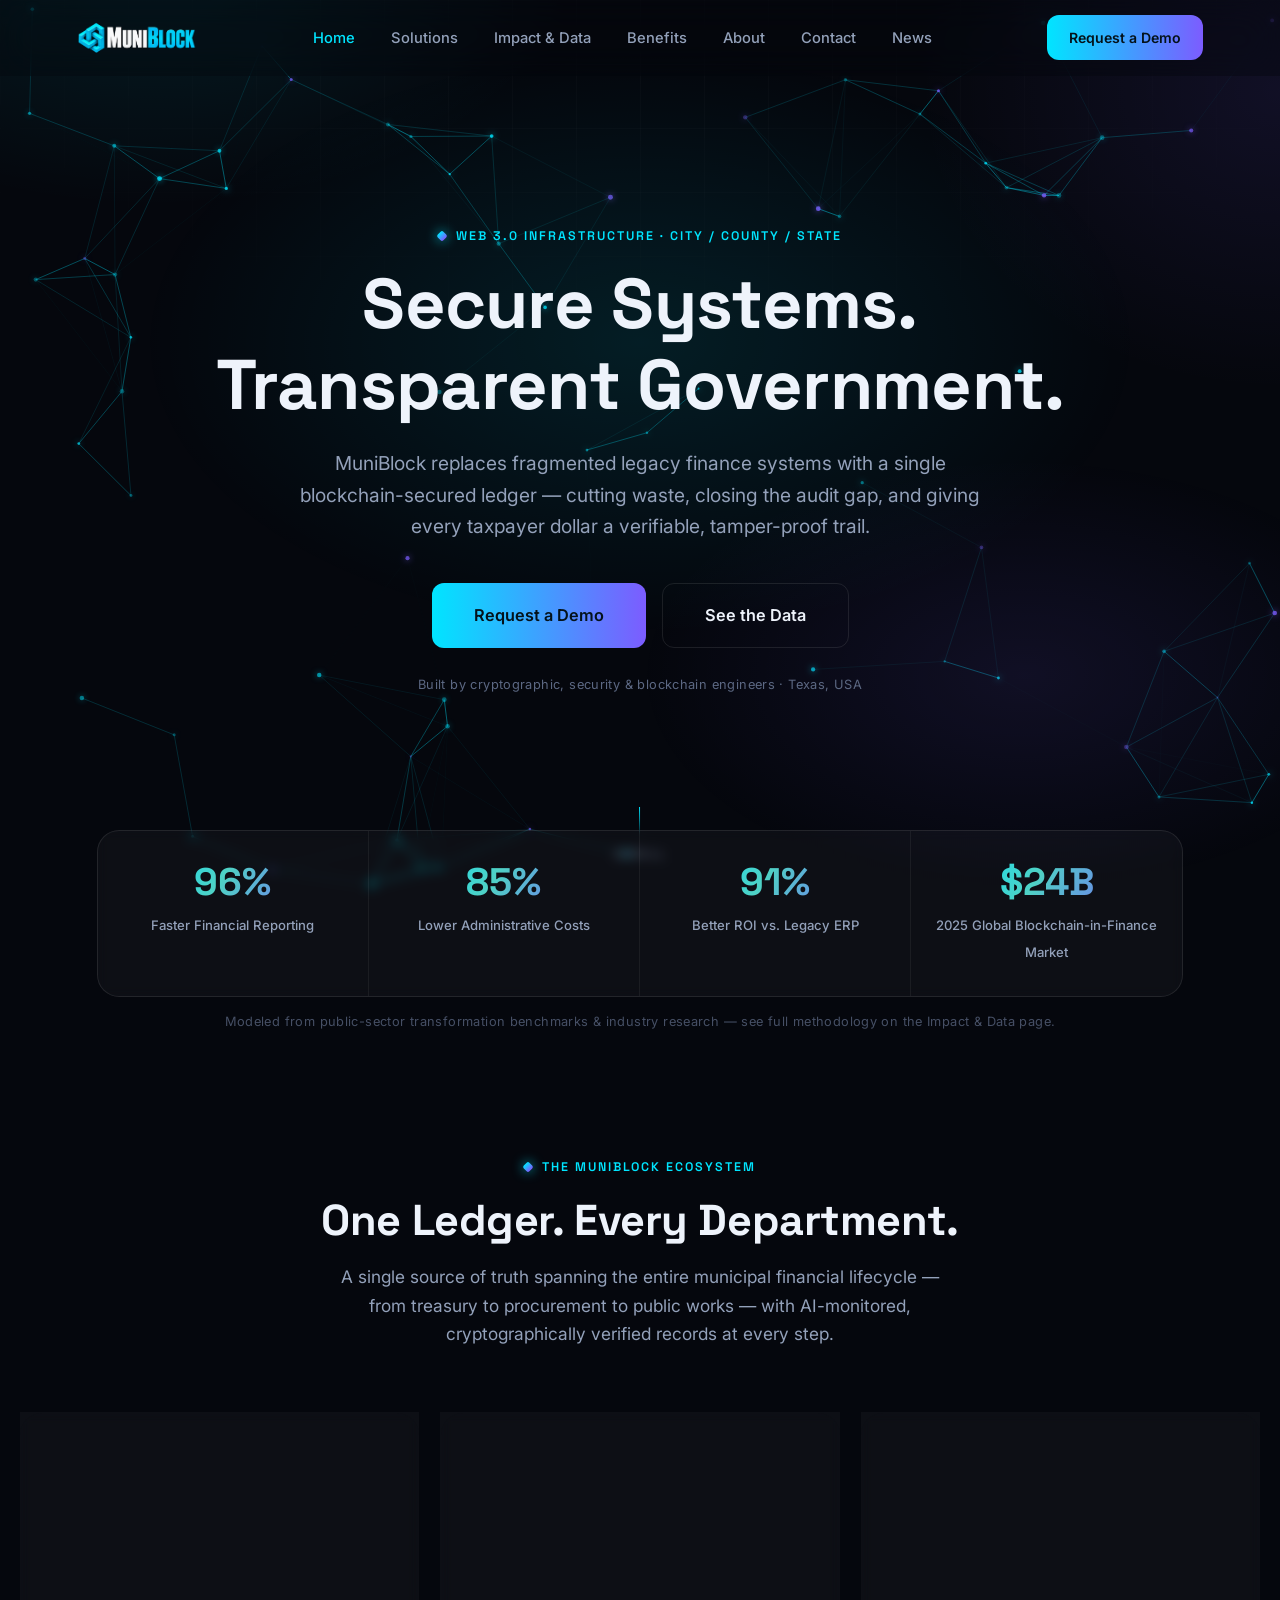
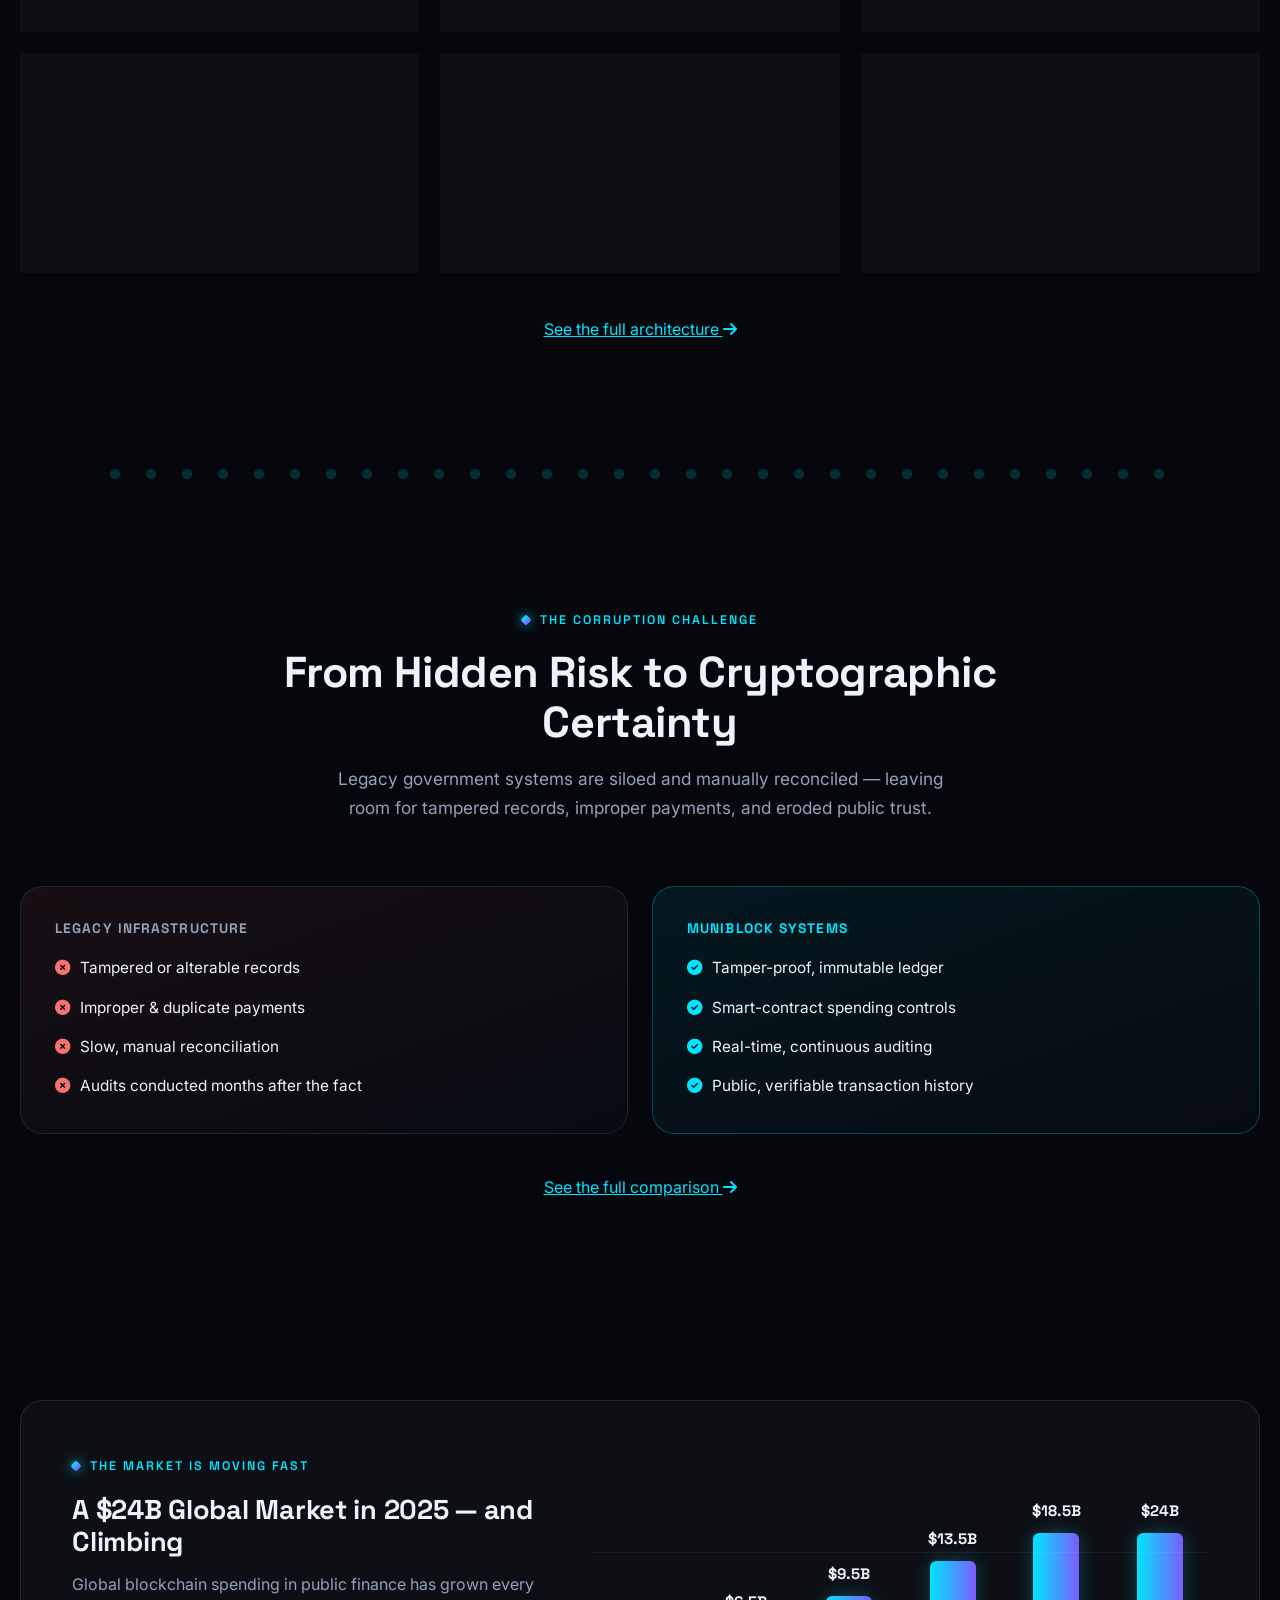
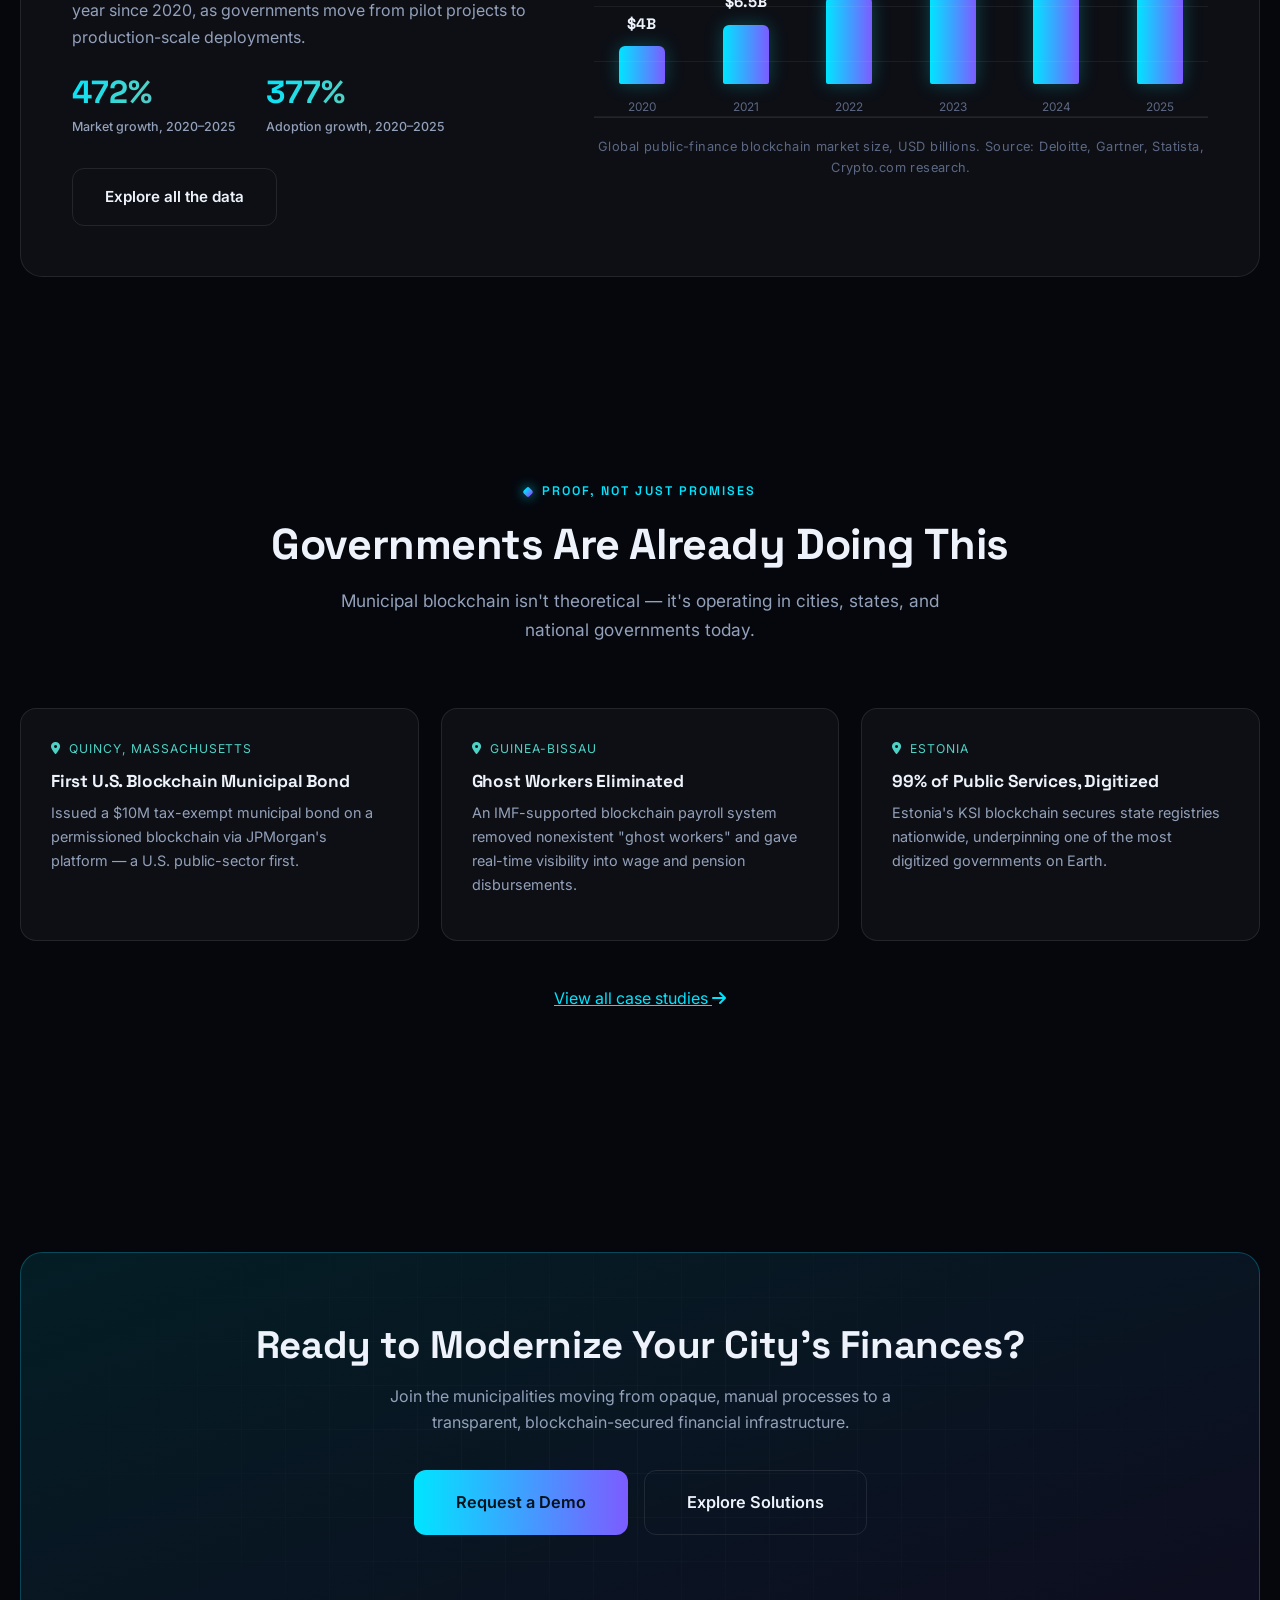
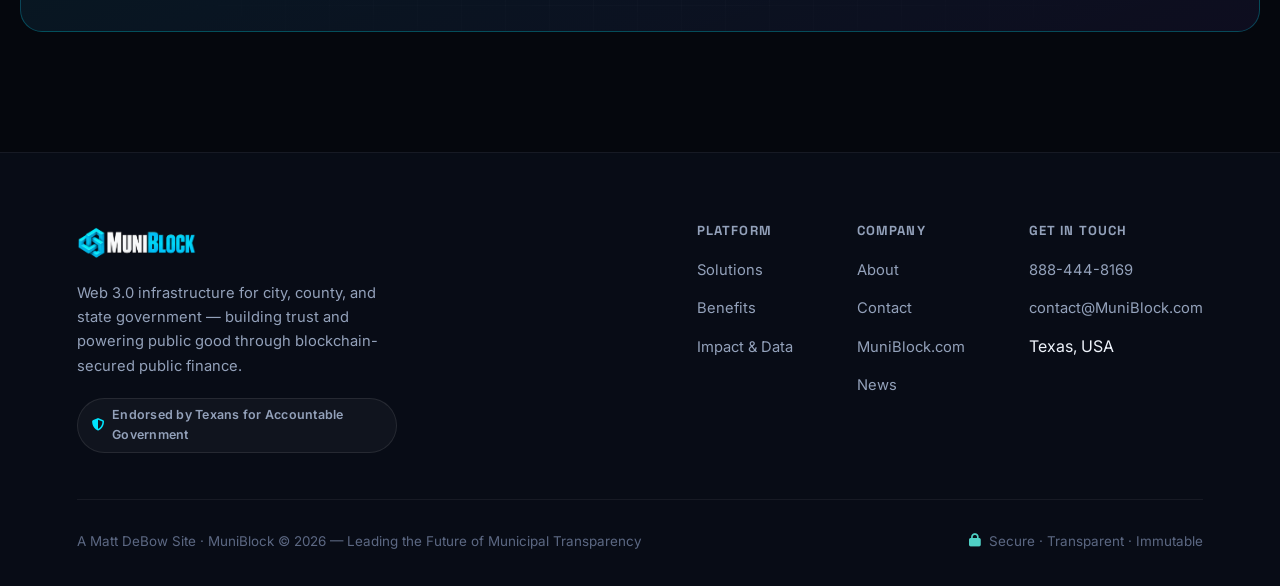
<file: index.html>
<!DOCTYPE html>
<html lang="en">
<head>
    <meta charset="UTF-8">
    <meta name="viewport" content="width=device-width, initial-scale=1.0">
    <title>MuniBlock | Web 3.0 Infrastructure for Municipal Finance</title>
    <meta name="description" content="MuniBlock brings blockchain-powered public finance to cities, counties, and states — cutting waste, restoring public trust, and giving every taxpayer dollar a verifiable audit trail.">

    <!-- Favicon -->
    <link rel="icon" href="images/favicon.svg" type="image/svg+xml">
    <link rel="apple-touch-icon" href="images/apple-touch-icon.png">

    <!-- Primary Meta Tags -->
    <meta name="title" content="MuniBlock" />

    <!-- Open Graph / Facebook -->
    <meta property="og:type" content="website" />
    <meta property="og:url" content="https://muniblock.com/" />
    <meta property="og:site_name" content="MuniBlock" />
    <meta property="og:title" content="MuniBlock" />
    <meta property="og:description" content="Web 3.0 Infrastructure for Municipal Finance" />
    <!-- No og:image: this is intentional — an og:image makes iMessage render a blown-up
         hero image instead of the compact icon card. Omitting it lets iMessage fall
         back to apple-touch-icon as the small corner logo. -->

    <!-- X (Twitter) -->
    <meta name="twitter:card" content="summary" />
    <meta property="twitter:url" content="https://muniblock.com/" />
    <meta property="twitter:title" content="MuniBlock" />
    <meta property="twitter:description" content="Web 3.0 Infrastructure for Municipal Finance" />

    <!-- Fonts & Styles -->
    <link rel="preconnect" href="https://fonts.googleapis.com">
    <link rel="preconnect" href="https://fonts.gstatic.com" crossorigin>
    <link href="https://fonts.googleapis.com/css2?family=Space+Grotesk:wght@500;600;700&family=Inter:wght@400;500;600;700&display=swap" rel="stylesheet">
    <link href="https://cdnjs.cloudflare.com/ajax/libs/font-awesome/6.5.1/css/all.min.css" rel="stylesheet">
    <link rel="stylesheet" href="css/global.css">
    <link rel="stylesheet" href="css/index.css">
</head>
<body>

    <div id="header-placeholder"></div>

    <header class="hero">
        <canvas class="network-canvas" data-density="8500" data-link-dist="150"></canvas>

        <div class="hero-inner">
            <div class="eyebrow">Web 3.0 Infrastructure &middot; City / County / State</div>
            <h1>Secure Systems.<br>Transparent Government.</h1>
            <p class="hero-sub">MuniBlock replaces fragmented legacy finance systems with a single blockchain-secured ledger — cutting waste, closing the audit gap, and giving every taxpayer dollar a verifiable, tamper-proof trail.</p>
            <div class="hero-btns">
                <a href="contact.html" class="btn btn-large">Request a Demo</a>
                <a href="impact.html" class="btn btn-outline btn-large">See the Data</a>
            </div>
            <p class="hero-note">Built by cryptographic, security &amp; blockchain engineers &middot; Texas, USA</p>
        </div>

        <div class="scroll-cue"><span class="line"></span>Scroll</div>
    </header>

    <div class="container stat-strip-wrap reveal">
        <div class="stat-strip">
            <div class="stat-item">
                <span class="stat-num"><span class="counter" data-target="96" data-suffix="%">0%</span></span>
                <span class="stat-label">Faster Financial Reporting</span>
            </div>
            <div class="stat-item">
                <span class="stat-num"><span class="counter" data-target="85" data-suffix="%">0%</span></span>
                <span class="stat-label">Lower Administrative Costs</span>
            </div>
            <div class="stat-item">
                <span class="stat-num"><span class="counter" data-target="91" data-suffix="%">0%</span></span>
                <span class="stat-label">Better ROI vs. Legacy ERP</span>
            </div>
            <div class="stat-item">
                <span class="stat-num"><span class="counter" data-target="24" data-prefix="$" data-suffix="B">$0B</span></span>
                <span class="stat-label">2025 Global Blockchain-in-Finance Market</span>
            </div>
        </div>
        <p class="hero-note center" style="margin-top: 14px; opacity:.75;">Modeled from public-sector transformation benchmarks &amp; industry research — see full methodology on the Impact &amp; Data page.</p>
    </div>

    <!-- ============ ECOSYSTEM ============ -->
    <section class="section container">
        <div class="section-header reveal">
            <div class="eyebrow center" style="justify-content:center;">The MuniBlock Ecosystem</div>
            <h2>One Ledger. Every Department.</h2>
            <p>A single source of truth spanning the entire municipal financial lifecycle — from treasury to procurement to public works — with AI-monitored, cryptographically verified records at every step.</p>
        </div>

        <div class="ecosystem-grid reveal-stagger">
            <div class="card eco-card">
                <div class="icon-badge"><i class="fas fa-vault"></i></div>
                <h3>Finance &amp; Treasury</h3>
                <p>Secure, real-time management of city funds, investments, and cash positions.</p>
            </div>
            <div class="card eco-card">
                <div class="icon-badge"><i class="fas fa-cart-shopping"></i></div>
                <h3>Procurement &amp; Purchasing</h3>
                <p>Transparent vendor management with bids, awards, and milestones logged on-chain.</p>
            </div>
            <div class="card eco-card">
                <div class="icon-badge"><i class="fas fa-file-invoice-dollar"></i></div>
                <h3>Revenue &amp; Tax Administration</h3>
                <p>Automated collection and reconciliation that closes gaps in leaked revenue.</p>
            </div>
            <div class="card eco-card">
                <div class="icon-badge"><i class="fas fa-hand-holding-dollar"></i></div>
                <h3>Grants &amp; Intergovernmental Funds</h3>
                <p>Milestone-gated disbursements so funds move only when compliance is verified.</p>
            </div>
            <div class="card eco-card">
                <div class="icon-badge"><i class="fas fa-magnifying-glass-chart"></i></div>
                <h3>Accounting, Controller &amp; Audit</h3>
                <p>Continuous, real-time auditing — no more waiting months for a periodic review.</p>
            </div>
            <div class="card eco-card">
                <div class="icon-badge"><i class="fas fa-helmet-safety"></i></div>
                <h3>Public Works &amp; Capital Projects</h3>
                <p>Track project budgets, assets, and spending in real time from bid to completion.</p>
            </div>
        </div>

        <div class="center" style="margin-top: 44px;">
            <a href="solutions.html" class="btn-ghost">See the full architecture <i class="fas fa-arrow-right"></i></a>
        </div>
    </section>

    <div class="container"><div class="chain-divider"></div></div>

    <!-- ============ BEFORE / AFTER TEASER ============ -->
    <section class="section container">
        <div class="section-header reveal">
            <div class="eyebrow center" style="justify-content:center;">The Corruption Challenge</div>
            <h2>From Hidden Risk to Cryptographic Certainty</h2>
            <p>Legacy government systems are siloed and manually reconciled — leaving room for tampered records, improper payments, and eroded public trust.</p>
        </div>

        <div class="teaser-split reveal">
            <div class="teaser-box risk">
                <h4>Legacy Infrastructure</h4>
                <ul>
                    <li><i class="fas fa-circle-xmark"></i> Tampered or alterable records</li>
                    <li><i class="fas fa-circle-xmark"></i> Improper &amp; duplicate payments</li>
                    <li><i class="fas fa-circle-xmark"></i> Slow, manual reconciliation</li>
                    <li><i class="fas fa-circle-xmark"></i> Audits conducted months after the fact</li>
                </ul>
            </div>
            <div class="teaser-box solve">
                <h4>MuniBlock Systems</h4>
                <ul>
                    <li><i class="fas fa-circle-check"></i> Tamper-proof, immutable ledger</li>
                    <li><i class="fas fa-circle-check"></i> Smart-contract spending controls</li>
                    <li><i class="fas fa-circle-check"></i> Real-time, continuous auditing</li>
                    <li><i class="fas fa-circle-check"></i> Public, verifiable transaction history</li>
                </ul>
            </div>
        </div>

        <div class="center">
            <a href="benefits.html" class="btn-ghost">See the full comparison <i class="fas fa-arrow-right"></i></a>
        </div>
    </section>

    <!-- ============ GROWTH CHART TEASER ============ -->
    <section class="section-tight container">
        <div class="growth-panel reveal">
            <div class="growth-copy">
                <div class="eyebrow">The Market Is Moving Fast</div>
                <h3>A $24B Global Market in 2025 — and Climbing</h3>
                <p>Global blockchain spending in public finance has grown every year since 2020, as governments move from pilot projects to production-scale deployments.</p>
                <div class="growth-stats">
                    <div>
                        <span class="stat-num"><span class="counter" data-target="500" data-suffix="%">0%</span></span>
                        <span class="stat-label">Market growth, 2020–2025</span>
                    </div>
                    <div>
                        <span class="stat-num"><span class="counter" data-target="400" data-suffix="%">0%</span></span>
                        <span class="stat-label">Adoption growth, 2020–2025</span>
                    </div>
                </div>
                <a href="impact.html" class="btn btn-outline">Explore all the data</a>
            </div>

            <div>
                <div class="bar-chart" style="height: 220px;">
                    <div class="bar-col" style="--h: 17%;"><span class="bar-value">$4B</span><div class="bar-fill"></div><span class="bar-label">2020</span></div>
                    <div class="bar-col" style="--h: 27%;"><span class="bar-value">$6.5B</span><div class="bar-fill"></div><span class="bar-label">2021</span></div>
                    <div class="bar-col" style="--h: 40%;"><span class="bar-value">$9.5B</span><div class="bar-fill"></div><span class="bar-label">2022</span></div>
                    <div class="bar-col" style="--h: 56%;"><span class="bar-value">$13.5B</span><div class="bar-fill"></div><span class="bar-label">2023</span></div>
                    <div class="bar-col" style="--h: 77%;"><span class="bar-value">$18.5B</span><div class="bar-fill"></div><span class="bar-label">2024</span></div>
                    <div class="bar-col" style="--h: 100%;"><span class="bar-value">$24B</span><div class="bar-fill"></div><span class="bar-label">2025</span></div>
                </div>
                <p class="hero-note center" style="margin-top:18px;">Global public-finance blockchain market size, USD billions. Source: Deloitte, Gartner, Statista, Crypto.com research.</p>
            </div>
        </div>
    </section>

    <!-- ============ CASE STUDY TEASER ============ -->
    <section class="section container">
        <div class="section-header reveal">
            <div class="eyebrow center" style="justify-content:center;">Proof, Not Just Promises</div>
            <h2>Governments Are Already Doing This</h2>
            <p>Municipal blockchain isn't theoretical — it's operating in cities, states, and national governments today.</p>
        </div>

        <div class="case-teaser-grid reveal-stagger">
            <div class="case-card">
                <div class="case-loc"><i class="fas fa-location-dot"></i> Quincy, Massachusetts</div>
                <h4>First U.S. Blockchain Municipal Bond</h4>
                <p>Issued a $10M tax-exempt municipal bond on a permissioned blockchain via JPMorgan's platform — a U.S. public-sector first.</p>
            </div>
            <div class="case-card">
                <div class="case-loc"><i class="fas fa-location-dot"></i> Guinea-Bissau</div>
                <h4>Ghost Workers Eliminated</h4>
                <p>An IMF-supported blockchain payroll system removed nonexistent "ghost workers" and gave real-time visibility into wage and pension disbursements.</p>
            </div>
            <div class="case-card">
                <div class="case-loc"><i class="fas fa-location-dot"></i> Estonia</div>
                <h4>99% of Public Services, Digitized</h4>
                <p>Estonia's KSI blockchain secures state registries nationwide, underpinning one of the most digitized governments on Earth.</p>
            </div>
        </div>

        <div class="center" style="margin-top: 44px;">
            <a href="impact.html" class="btn-ghost">View all case studies <i class="fas fa-arrow-right"></i></a>
        </div>
    </section>

    <!-- ============ FINAL CTA ============ -->
    <section class="section container">
        <div class="cta-banner reveal">
            <h2>Ready to Modernize Your City's Finances?</h2>
            <p>Join the municipalities moving from opaque, manual processes to a transparent, blockchain-secured financial infrastructure.</p>
            <div class="hero-btns">
                <a href="contact.html" class="btn btn-large">Request a Demo</a>
                <a href="solutions.html" class="btn btn-outline btn-large">Explore Solutions</a>
            </div>
        </div>
    </section>

    <div id="footer-placeholder"></div>

    <script src="js/network.js"></script>
    <script src="js/main.js"></script>
</body>
</html>
</file>
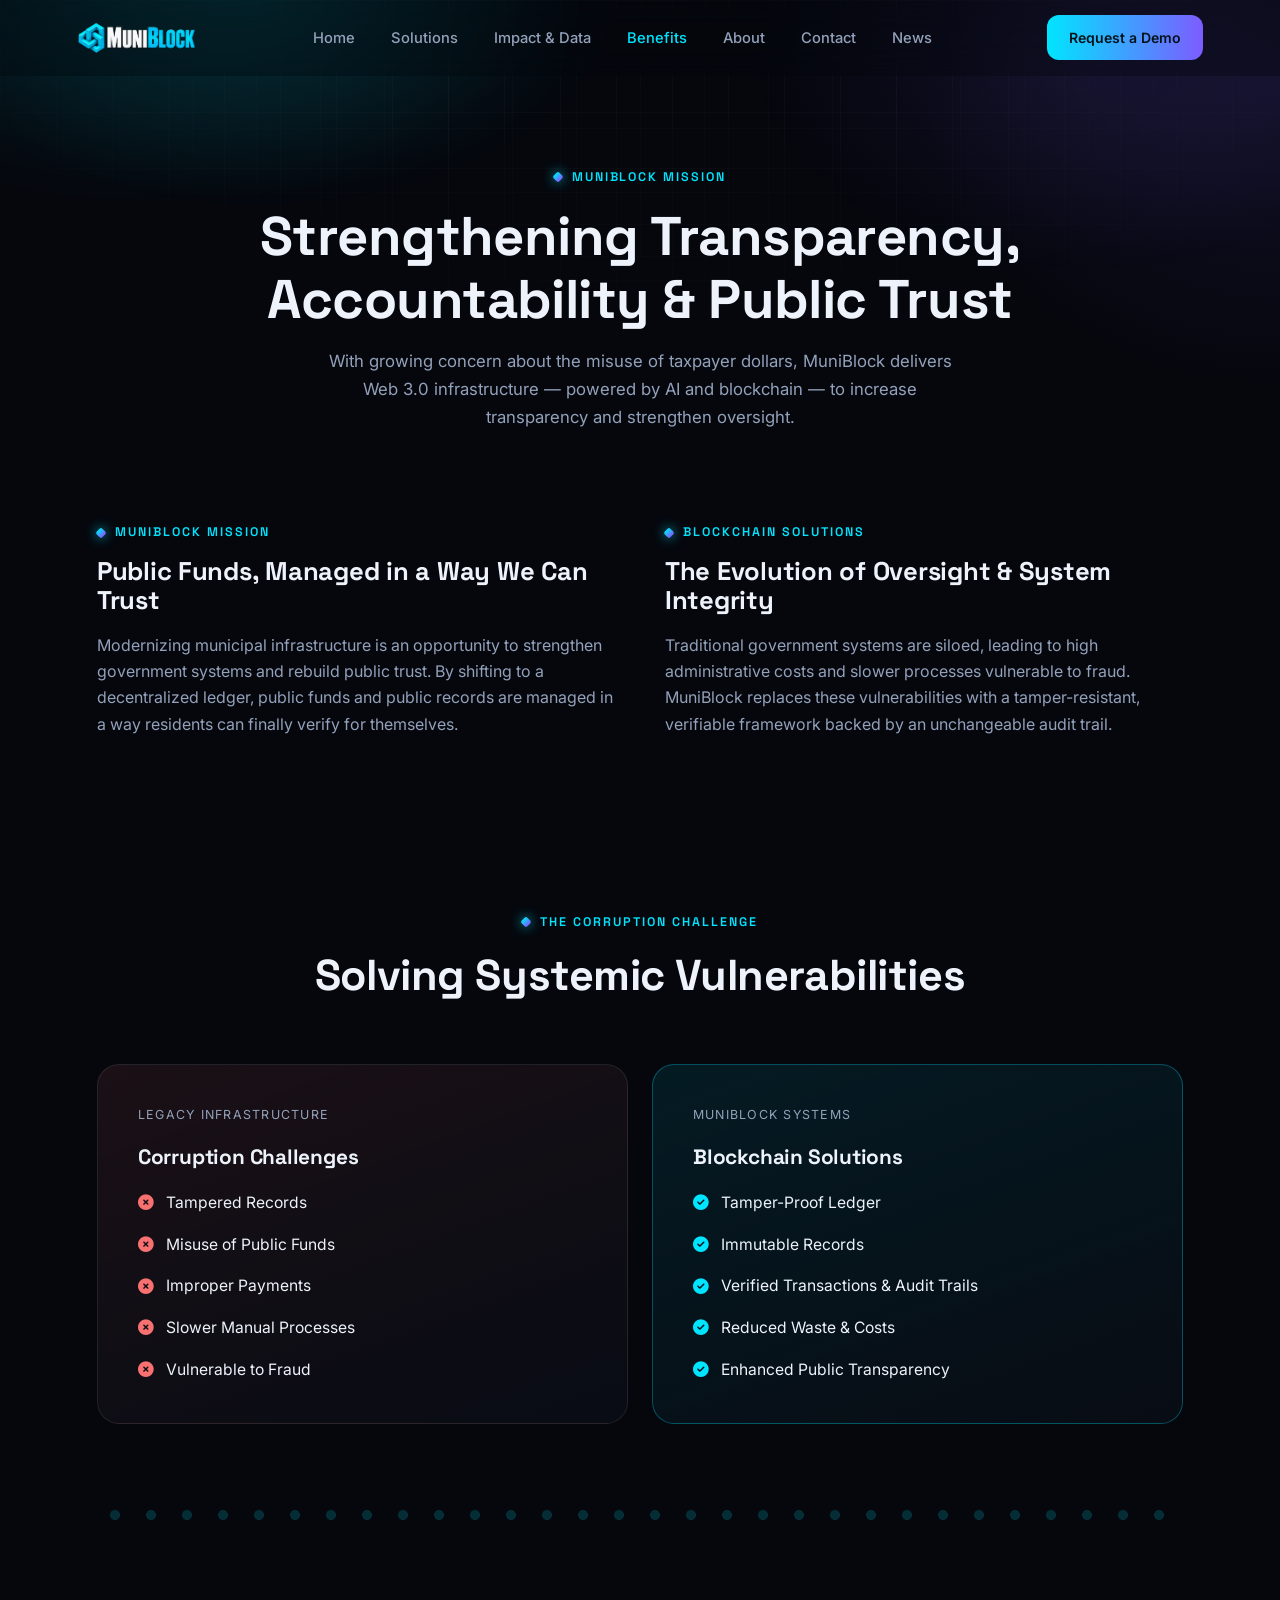
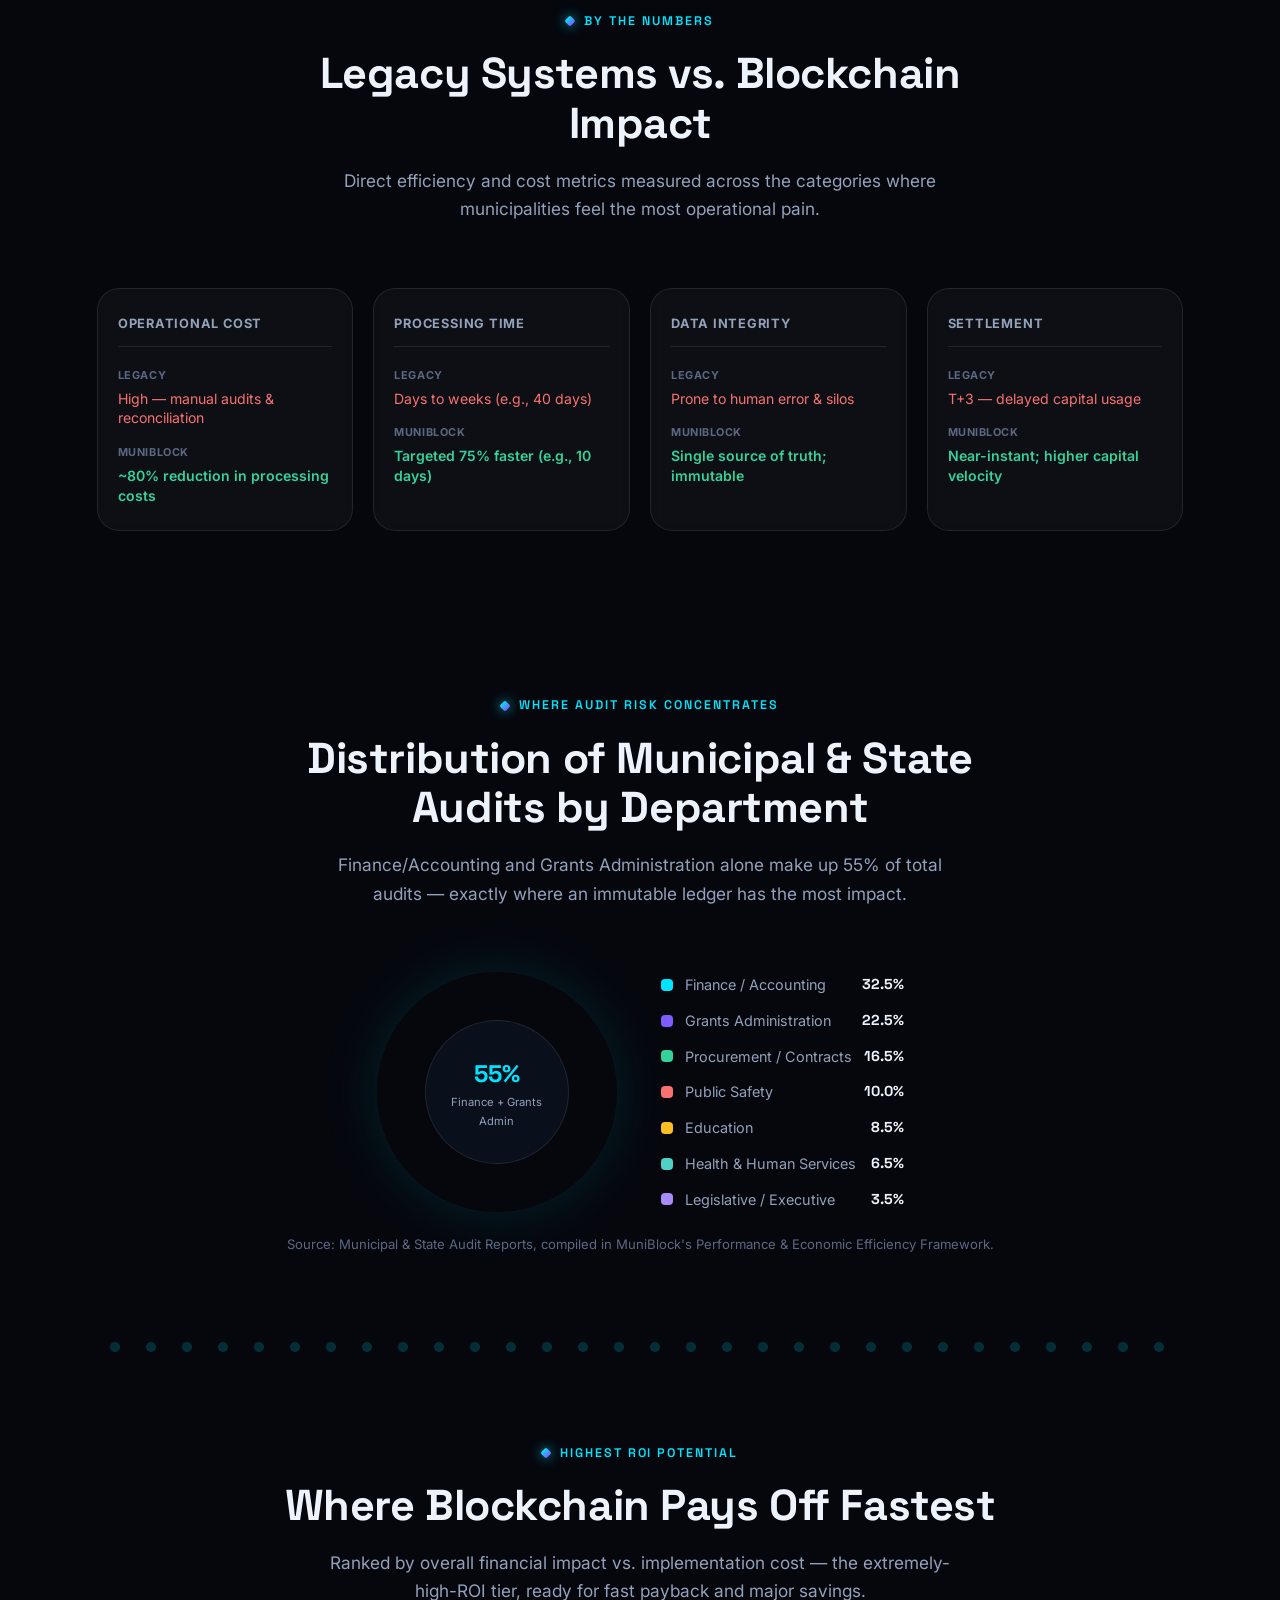
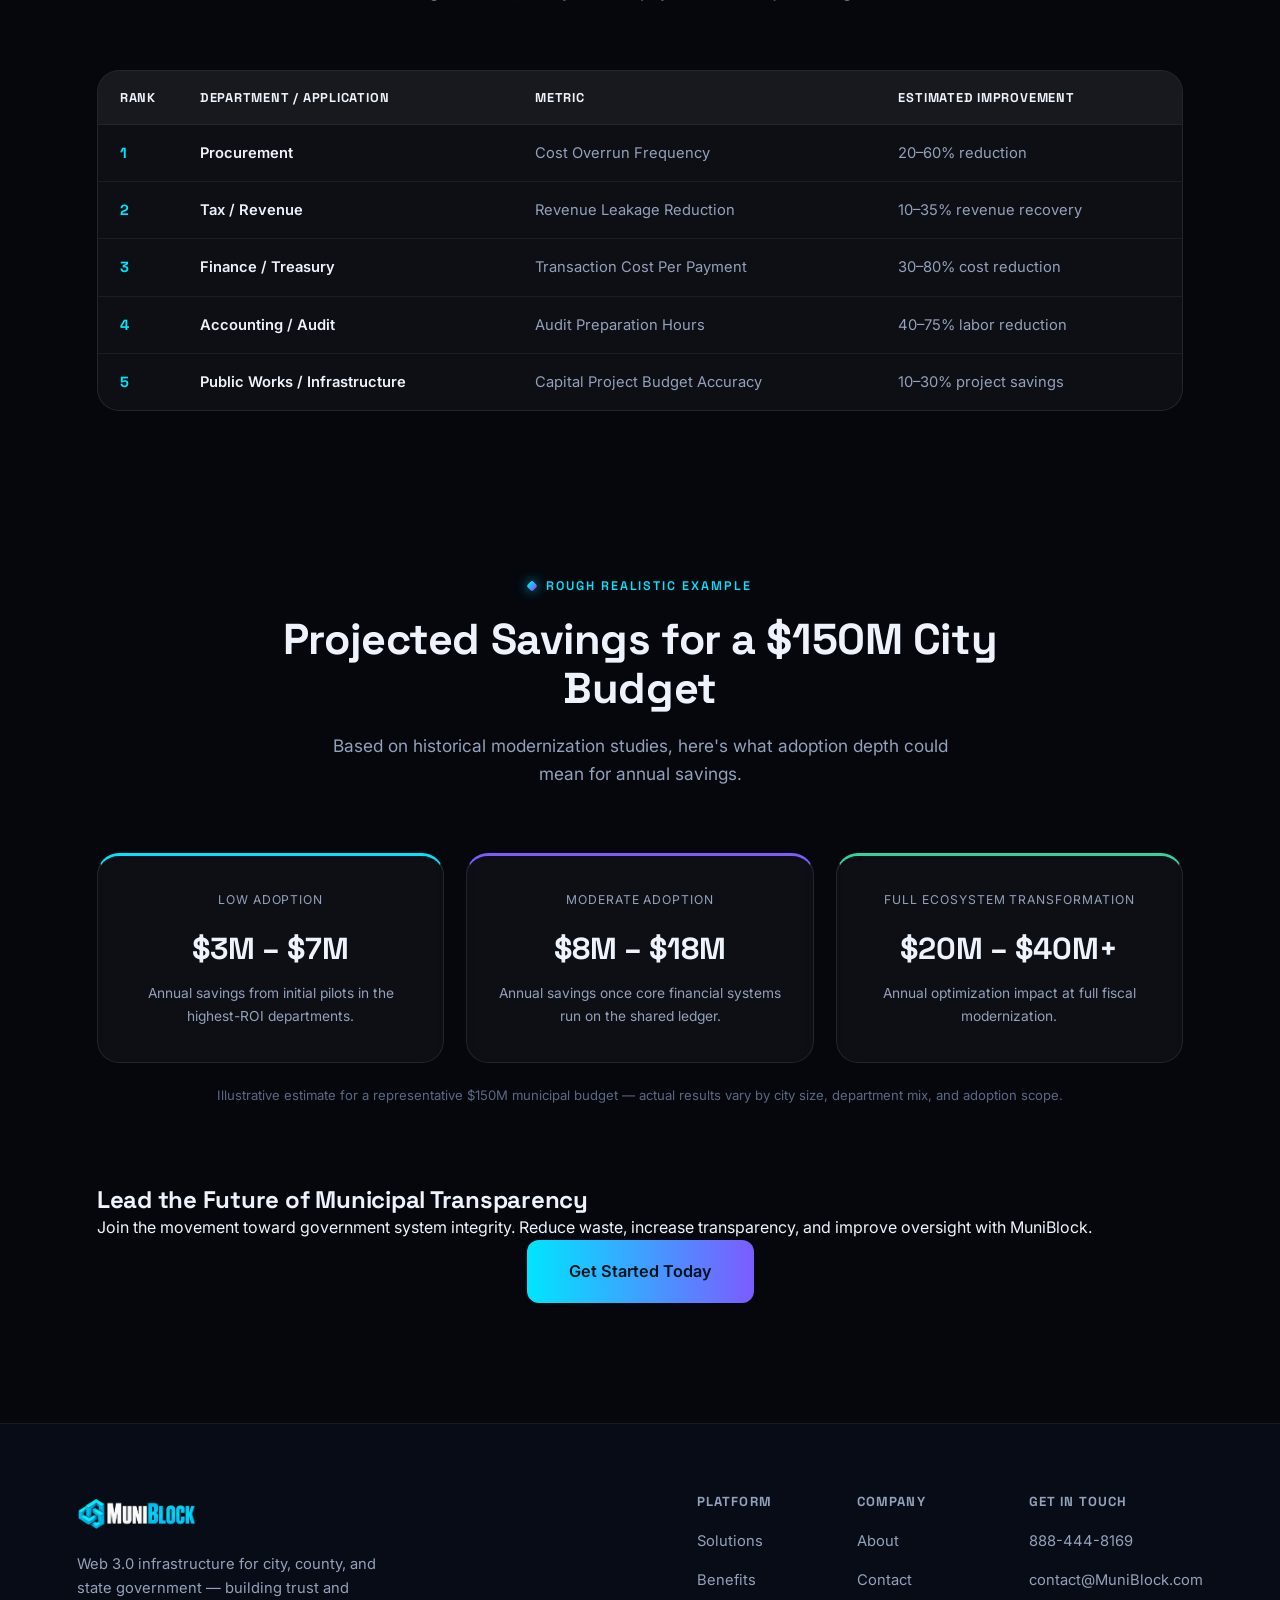
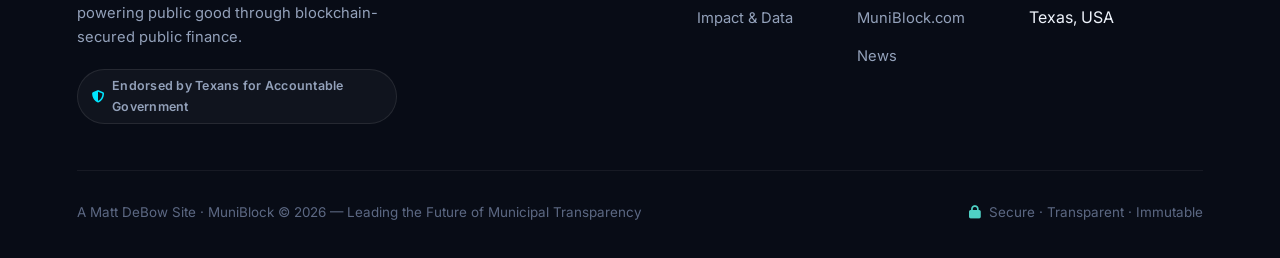
<file: benefits.html>
<!DOCTYPE html>
<html lang="en">
<head>
    <meta charset="UTF-8">
    <meta name="viewport" content="width=device-width, initial-scale=1.0">
    <title>Benefits | MuniBlock</title>
    <meta name="description" content="See the measurable case for municipal blockchain: legacy vs. blockchain performance, ROI by department, and where audit risk is concentrated today.">
    <link rel="icon" href="images/favicon.svg" type="image/svg+xml">
    <link rel="preconnect" href="https://fonts.googleapis.com">
    <link rel="preconnect" href="https://fonts.gstatic.com" crossorigin>
    <link href="https://fonts.googleapis.com/css2?family=Space+Grotesk:wght@500;600;700&family=Inter:wght@400;500;600;700&display=swap" rel="stylesheet">
    <link href="https://cdnjs.cloudflare.com/ajax/libs/font-awesome/6.5.1/css/all.min.css" rel="stylesheet">
    <link rel="stylesheet" href="css/global.css">
    <link rel="stylesheet" href="css/benefits.css">
</head>
<body>

    <div id="header-placeholder"></div>

    <header class="page-hero">
        <div class="eyebrow">MuniBlock Mission</div>
        <h1>Strengthening Transparency, Accountability &amp; Public Trust</h1>
        <p>With growing concern about the misuse of taxpayer dollars, MuniBlock delivers Web 3.0 infrastructure — powered by AI and blockchain — to increase transparency and strengthen oversight.</p>
    </header>

    <div class="container">

        <section class="dual-header-section reveal">
            <div>
                <div class="eyebrow">MuniBlock Mission</div>
                <h3>Public Funds, Managed in a Way We Can Trust</h3>
                <p>Modernizing municipal infrastructure is an opportunity to strengthen government systems and rebuild public trust. By shifting to a decentralized ledger, public funds and public records are managed in a way residents can finally verify for themselves.</p>
            </div>
            <div>
                <div class="eyebrow">Blockchain Solutions</div>
                <h3>The Evolution of Oversight &amp; System Integrity</h3>
                <p>Traditional government systems are siloed, leading to high administrative costs and slower processes vulnerable to fraud. MuniBlock replaces these vulnerabilities with a tamper-resistant, verifiable framework backed by an unchangeable audit trail.</p>
            </div>
        </section>

        <!-- ============ COMPARISON ============ -->
        <section class="section-tight">
            <div class="section-header reveal">
                <div class="eyebrow center" style="justify-content:center;">The Corruption Challenge</div>
                <h2>Solving Systemic Vulnerabilities</h2>
            </div>

            <div class="comp-container reveal">
                <div class="comp-box legacy-box">
                    <div class="comp-label">Legacy Infrastructure</div>
                    <h3>Corruption Challenges</h3>
                    <ul>
                        <li><i class="fas fa-circle-xmark"></i> Tampered Records</li>
                        <li><i class="fas fa-circle-xmark"></i> Misuse of Public Funds</li>
                        <li><i class="fas fa-circle-xmark"></i> Improper Payments</li>
                        <li><i class="fas fa-circle-xmark"></i> Slower Manual Processes</li>
                        <li><i class="fas fa-circle-xmark"></i> Vulnerable to Fraud</li>
                    </ul>
                </div>
                <div class="comp-box modern-box">
                    <div class="comp-label">MuniBlock Systems</div>
                    <h3>Blockchain Solutions</h3>
                    <ul>
                        <li><i class="fas fa-circle-check"></i> Tamper-Proof Ledger</li>
                        <li><i class="fas fa-circle-check"></i> Immutable Records</li>
                        <li><i class="fas fa-circle-check"></i> Verified Transactions &amp; Audit Trails</li>
                        <li><i class="fas fa-circle-check"></i> Reduced Waste &amp; Costs</li>
                        <li><i class="fas fa-circle-check"></i> Enhanced Public Transparency</li>
                    </ul>
                </div>
            </div>
        </section>

        <div class="chain-divider"></div>

        <!-- ============ BY THE NUMBERS: LEGACY VS BLOCKCHAIN ============ -->
        <section class="section-tight">
            <div class="section-header reveal">
                <div class="eyebrow center" style="justify-content:center;">By The Numbers</div>
                <h2>Legacy Systems vs. Blockchain Impact</h2>
                <p>Direct efficiency and cost metrics measured across the categories where municipalities feel the most operational pain.</p>
            </div>

            <div class="metric-cards reveal-stagger">
                <div class="card metric-card">
                    <div class="metric-name">Operational Cost</div>
                    <div class="metric-row legacy"><span class="tag">LEGACY</span><span class="val">High — manual audits &amp; reconciliation</span></div>
                    <div class="metric-row modern"><span class="tag">MUNIBLOCK</span><span class="val">~80% reduction in processing costs</span></div>
                </div>
                <div class="card metric-card">
                    <div class="metric-name">Processing Time</div>
                    <div class="metric-row legacy"><span class="tag">LEGACY</span><span class="val">Days to weeks (e.g., 40 days)</span></div>
                    <div class="metric-row modern"><span class="tag">MUNIBLOCK</span><span class="val">Targeted 75% faster (e.g., 10 days)</span></div>
                </div>
                <div class="card metric-card">
                    <div class="metric-name">Data Integrity</div>
                    <div class="metric-row legacy"><span class="tag">LEGACY</span><span class="val">Prone to human error &amp; silos</span></div>
                    <div class="metric-row modern"><span class="tag">MUNIBLOCK</span><span class="val">Single source of truth; immutable</span></div>
                </div>
                <div class="card metric-card">
                    <div class="metric-name">Settlement</div>
                    <div class="metric-row legacy"><span class="tag">LEGACY</span><span class="val">T+3 — delayed capital usage</span></div>
                    <div class="metric-row modern"><span class="tag">MUNIBLOCK</span><span class="val">Near-instant; higher capital velocity</span></div>
                </div>
            </div>
        </section>

        <!-- ============ AUDIT DISTRIBUTION DONUT ============ -->
        <section class="section-tight">
            <div class="section-header reveal">
                <div class="eyebrow center" style="justify-content:center;">Where Audit Risk Concentrates</div>
                <h2>Distribution of Municipal &amp; State Audits by Department</h2>
                <p>Finance/Accounting and Grants Administration alone make up 55% of total audits — exactly where an immutable ledger has the most impact.</p>
            </div>

            <div class="donut-wrap reveal">
                <div class="donut" style="--donut-stops: conic-gradient(var(--cyan) 0% 32.5%, var(--violet) 32.5% 55%, var(--green) 55% 71.5%, var(--red) 71.5% 81.5%, var(--amber) 81.5% 90%, var(--cyan-soft) 90% 96.5%, var(--violet-soft) 96.5% 100%);">
                    <div class="donut-center">
                        <span class="num">55%</span>
                        <span class="lbl">Finance + Grants Admin</span>
                    </div>
                </div>
                <div class="donut-legend">
                    <div class="legend-row"><span class="dot" style="background:var(--cyan);"></span><span class="legend-label">Finance / Accounting</span><span class="legend-pct">32.5%</span></div>
                    <div class="legend-row"><span class="dot" style="background:var(--violet);"></span><span class="legend-label">Grants Administration</span><span class="legend-pct">22.5%</span></div>
                    <div class="legend-row"><span class="dot" style="background:var(--green);"></span><span class="legend-label">Procurement / Contracts</span><span class="legend-pct">16.5%</span></div>
                    <div class="legend-row"><span class="dot" style="background:var(--red);"></span><span class="legend-label">Public Safety</span><span class="legend-pct">10.0%</span></div>
                    <div class="legend-row"><span class="dot" style="background:var(--amber);"></span><span class="legend-label">Education</span><span class="legend-pct">8.5%</span></div>
                    <div class="legend-row"><span class="dot" style="background:var(--cyan-soft);"></span><span class="legend-label">Health &amp; Human Services</span><span class="legend-pct">6.5%</span></div>
                    <div class="legend-row"><span class="dot" style="background:var(--violet-soft);"></span><span class="legend-label">Legislative / Executive</span><span class="legend-pct">3.5%</span></div>
                </div>
            </div>
            <p class="roi-note">Source: Municipal &amp; State Audit Reports, compiled in MuniBlock's Performance &amp; Economic Efficiency Framework.</p>
        </section>

        <div class="chain-divider"></div>

        <!-- ============ ROI TABLE ============ -->
        <section class="section-tight">
            <div class="section-header reveal">
                <div class="eyebrow center" style="justify-content:center;">Highest ROI Potential</div>
                <h2>Where Blockchain Pays Off Fastest</h2>
                <p>Ranked by overall financial impact vs. implementation cost — the extremely-high-ROI tier, ready for fast payback and major savings.</p>
            </div>

            <div class="data-table-wrap reveal">
                <table class="data-table">
                    <thead>
                        <tr><th>Rank</th><th>Department / Application</th><th>Metric</th><th>Estimated Improvement</th></tr>
                    </thead>
                    <tbody>
                        <tr><td class="rank">1</td><td class="emph">Procurement</td><td>Cost Overrun Frequency</td><td>20–60% reduction</td></tr>
                        <tr><td class="rank">2</td><td class="emph">Tax / Revenue</td><td>Revenue Leakage Reduction</td><td>10–35% revenue recovery</td></tr>
                        <tr><td class="rank">3</td><td class="emph">Finance / Treasury</td><td>Transaction Cost Per Payment</td><td>30–80% cost reduction</td></tr>
                        <tr><td class="rank">4</td><td class="emph">Accounting / Audit</td><td>Audit Preparation Hours</td><td>40–75% labor reduction</td></tr>
                        <tr><td class="rank">5</td><td class="emph">Public Works / Infrastructure</td><td>Capital Project Budget Accuracy</td><td>10–30% project savings</td></tr>
                    </tbody>
                </table>
            </div>
        </section>

        <!-- ============ REALISTIC ROI EXAMPLE ============ -->
        <section class="section-tight">
            <div class="section-header reveal">
                <div class="eyebrow center" style="justify-content:center;">Rough Realistic Example</div>
                <h2>Projected Savings for a $150M City Budget</h2>
                <p>Based on historical modernization studies, here's what adoption depth could mean for annual savings.</p>
            </div>

            <div class="roi-callout-grid reveal-stagger">
                <div class="card roi-callout">
                    <span class="roi-tag">Low Adoption</span>
                    <div class="roi-figure">$3M – $7M</div>
                    <p class="roi-desc">Annual savings from initial pilots in the highest-ROI departments.</p>
                </div>
                <div class="card roi-callout moderate">
                    <span class="roi-tag">Moderate Adoption</span>
                    <div class="roi-figure">$8M – $18M</div>
                    <p class="roi-desc">Annual savings once core financial systems run on the shared ledger.</p>
                </div>
                <div class="card roi-callout full">
                    <span class="roi-tag">Full Ecosystem Transformation</span>
                    <div class="roi-figure">$20M – $40M+</div>
                    <p class="roi-desc">Annual optimization impact at full fiscal modernization.</p>
                </div>
            </div>
            <p class="roi-note">Illustrative estimate for a representative $150M municipal budget — actual results vary by city size, department mix, and adoption scope.</p>
        </section>

    </div>

    <section class="container" style="padding-bottom: 120px;">
        <div class="cta-banner reveal">
            <h2>Lead the Future of Municipal Transparency</h2>
            <p>Join the movement toward government system integrity. Reduce waste, increase transparency, and improve oversight with MuniBlock.</p>
            <div class="hero-btns">
                <a href="contact.html" class="btn btn-large">Get Started Today</a>
            </div>
        </div>
    </section>

    <div id="footer-placeholder"></div>

    <script src="js/main.js"></script>
</body>
</html>
</file>
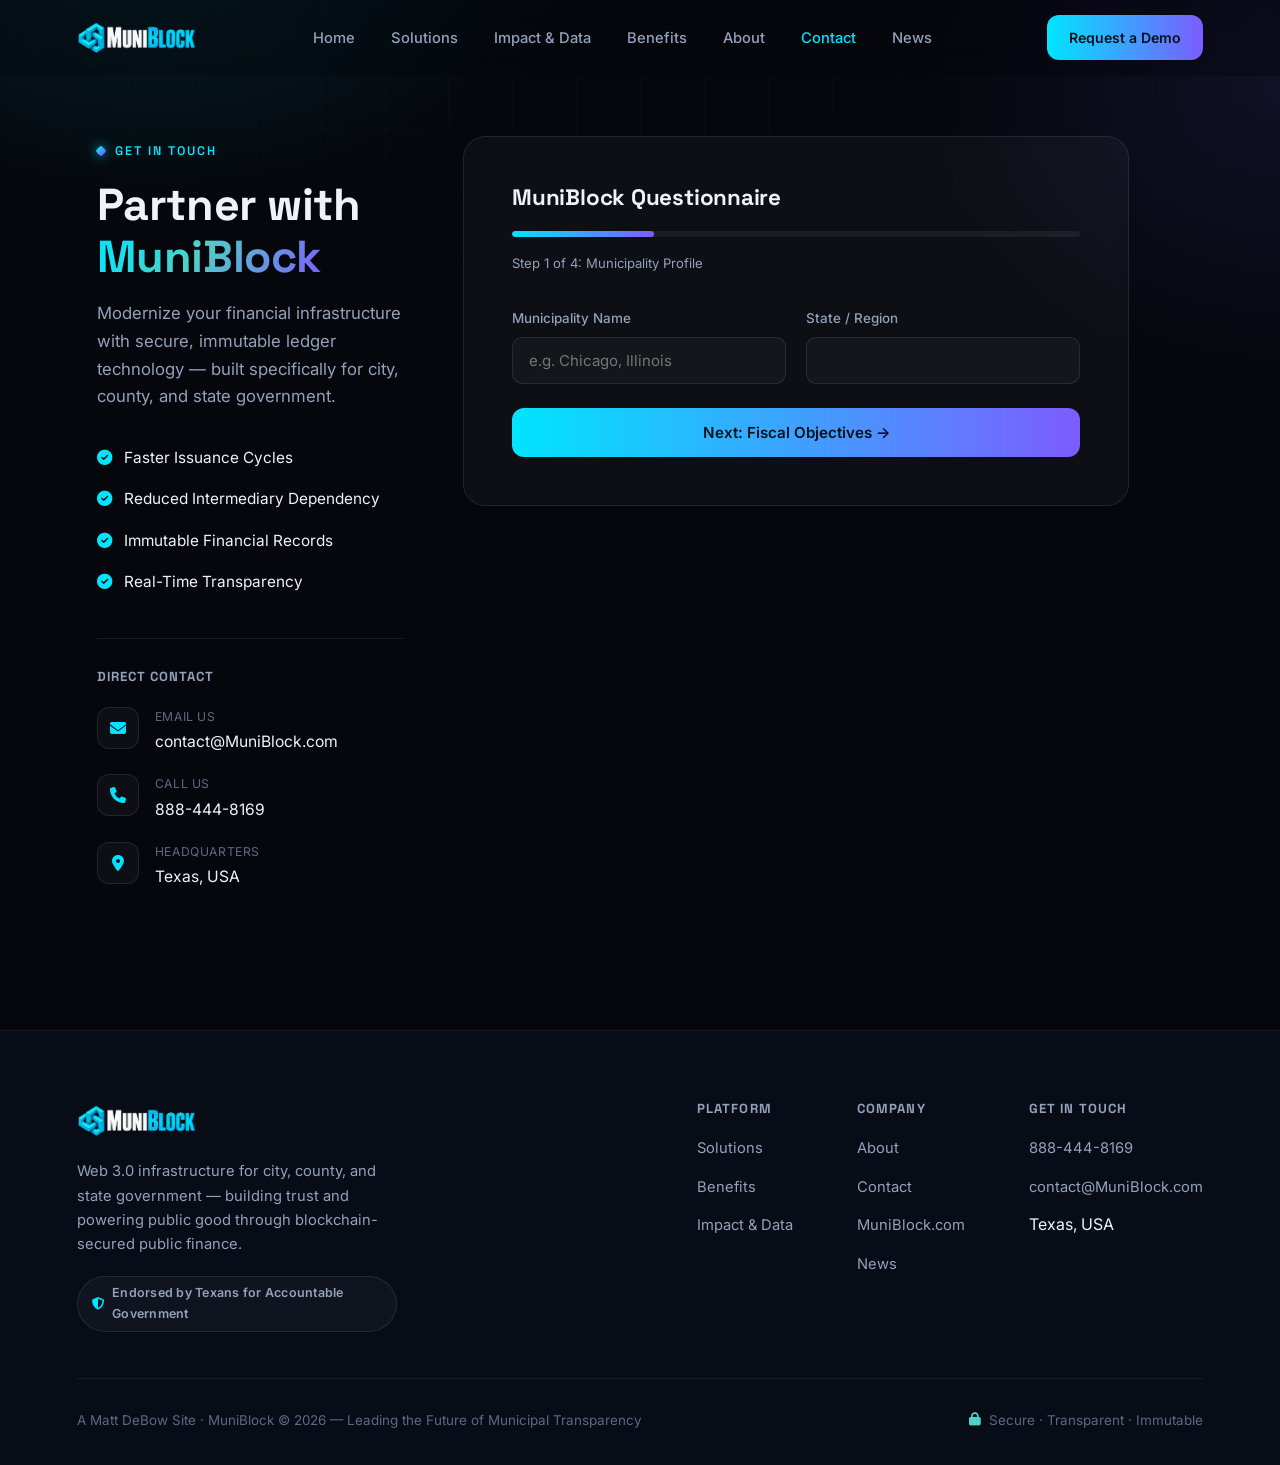
<file: contact.html>
<!DOCTYPE html>
<html lang="en">
<head>
    <meta charset="UTF-8">
    <meta name="viewport" content="width=device-width, initial-scale=1.0">
    <title>Contact | MuniBlock</title>
    <meta name="description" content="Partner with MuniBlock to modernize your municipality's financial infrastructure with secure, immutable ledger technology.">
    <link rel="icon" href="images/favicon.svg" type="image/svg+xml">
    <link rel="preconnect" href="https://fonts.googleapis.com">
    <link rel="preconnect" href="https://fonts.gstatic.com" crossorigin>
    <link href="https://fonts.googleapis.com/css2?family=Space+Grotesk:wght@500;600;700&family=Inter:wght@400;500;600;700&display=swap" rel="stylesheet">
    <link href="https://cdnjs.cloudflare.com/ajax/libs/font-awesome/6.5.1/css/all.min.css" rel="stylesheet">
    <link rel="stylesheet" href="css/global.css">
    <link rel="stylesheet" href="css/contact.css">
</head>
<body>

    <div id="header-placeholder"></div>

    <main class="contact-wrapper">
        <div class="contact-hero-text reveal">
            <div class="eyebrow">Get In Touch</div>
            <h1>Partner with <span class="text-gradient">MuniBlock</span></h1>
            <p>Modernize your financial infrastructure with secure, immutable ledger technology — built specifically for city, county, and state government.</p>

            <div class="contact-features">
                <div class="feat"><i class="fas fa-circle-check"></i> Faster Issuance Cycles</div>
                <div class="feat"><i class="fas fa-circle-check"></i> Reduced Intermediary Dependency</div>
                <div class="feat"><i class="fas fa-circle-check"></i> Immutable Financial Records</div>
                <div class="feat"><i class="fas fa-circle-check"></i> Real-Time Transparency</div>
            </div>

            <div class="direct-contact-info">
                <h3>Direct Contact</h3>
                <div class="info-item">
                    <i class="fas fa-envelope"></i>
                    <div>
                        <span>Email Us</span>
                        <p><a href="mailto:contact@muniBlock.com">contact@MuniBlock.com</a></p>
                    </div>
                </div>
                <div class="info-item">
                    <i class="fas fa-phone"></i>
                    <div>
                        <span>Call Us</span>
                        <p><a href="tel:888-444-8169">888-444-8169</a></p>
                    </div>
                </div>
                <div class="info-item">
                    <i class="fas fa-location-dot"></i>
                    <div>
                        <span>Headquarters</span>
                        <p>Texas, USA</p>
                    </div>
                </div>
            </div>
        </div>

        <section id="questionnaire" class="q-container reveal">
            <div class="form-card">
                <div class="form-header">
                    <h2>MuniBlock Questionnaire</h2>
                    <div class="progress-bar-bg">
                        <div class="progress-bar-fill" id="p-bar"></div>
                    </div>
                    <span class="progress-text" id="p-text">Step 1 of 4: Municipality Profile</span>
                </div>

                <form id="ms-questionnaire" action="https://formspree.io/f/xjyvqbgp" method="POST" class="styled-form">
                    <div class="form-step step-active">
                        <div class="form-row">
                            <div class="input-group">
                                <label>Municipality Name</label>
                                <input type="text" name="municipality_name" placeholder="e.g. Chicago, Illinois" required>
                            </div>
                            <div class="input-group">
                                <label>State / Region</label>
                                <input type="text" name="state" required>
                            </div>
                        </div>
                        <button type="button" class="btn next-btn btn-block" style="margin-top: 24px;">Next: Fiscal Objectives &rarr;</button>
                    </div>

                    <div class="form-step">
                        <div class="form-row">
                            <div class="input-group">
                                <label>Primary Financial Vehicle</label>
                                <select name="financial_vehicle">
                                    <option>General Obligation Bonds</option>
                                    <option>Revenue Bonds</option>
                                    <option>Grant Distribution</option>
                                    <option>Internal Treasury Management</option>
                                </select>
                            </div>
                            <div class="input-group">
                                <label>Estimated Annual Issuance Volume</label>
                                <select name="issuance_volume">
                                    <option>&lt; $3M</option>
                                    <option>$3M - $10M</option>
                                    <option>$10M - $100M</option>
                                    <option>$100M - $500M</option>
                                    <option>$500M+</option>
                                </select>
                            </div>
                        </div>
                        <div style="display: flex; gap: 12px; margin-top: 24px;">
                            <button type="button" class="btn btn-outline prev-btn">Back</button>
                            <button type="button" class="btn next-btn">Next: Infrastructure &rarr;</button>
                        </div>
                    </div>

                    <div class="form-step">
                        <div class="checkbox-sections">
                            <div class="checkbox-col">
                                <h4>Primary Challenges</h4>
                                <label class="check-item"><input type="checkbox" name="challenge" value="Bond Costs"> Bond Issuance Costs</label>
                                <label class="check-item"><input type="checkbox" name="challenge" value="Audit"> Audit Transparency</label>
                                <label class="check-item"><input type="checkbox" name="challenge" value="Grants"> Grant Tracking</label>
                            </div>
                            <div class="checkbox-col">
                                <h4>Current Infrastructure</h4>
                                <label class="check-item"><input type="checkbox" name="infrastructure" value="Cloud ERP"> Cloud-Based ERP</label>
                                <label class="check-item"><input type="checkbox" name="infrastructure" value="Legacy Servers"> Legacy On-Prem Servers</label>
                                <label class="check-item"><input type="checkbox" name="infrastructure" value="Third Party Audit"> Third-Party Audit Firm</label>
                            </div>
                        </div>
                        <div style="display: flex; gap: 12px;">
                            <button type="button" class="btn btn-outline prev-btn">Back</button>
                            <button type="button" class="btn next-btn">Next: Timeline &amp; Finalize &rarr;</button>
                        </div>
                    </div>

                    <div class="form-step">
                        <div class="form-row">
                            <div class="input-group">
                                <label>Implementation Timeline</label>
                                <select name="timeline">
                                    <option>Immediate (0-3 Months)</option>
                                    <option>Planning Phase (3-6 Months)</option>
                                    <option>Next Fiscal Year</option>
                                </select>
                            </div>
                            <div class="input-group">
                                <label>Project Priority Level</label>
                                <select name="priority">
                                    <option>Exploratory / Research</option>
                                    <option>Active RFP</option>
                                    <option>Critical Infrastructure Update</option>
                                </select>
                            </div>
                        </div>
                        <div class="form-row" style="margin-top: 20px;">
                            <div class="input-group">
                                <label>Your Name</label>
                                <input type="text" name="contact_person" required>
                            </div>
                            <div class="input-group">
                                <label>Official Email</label>
                                <input type="email" name="email" required>
                            </div>
                        </div>
                        <div style="display: flex; gap: 12px; margin-top: 24px;">
                            <button type="button" class="btn btn-outline prev-btn">Back</button>
                            <button type="submit" class="btn">Submit Consultation Request</button>
                        </div>
                    </div>
                </form>
            </div>
        </section>
    </main>

    <div id="footer-placeholder"></div>

    <script src="js/main.js"></script>
</body>
</html>
</file>
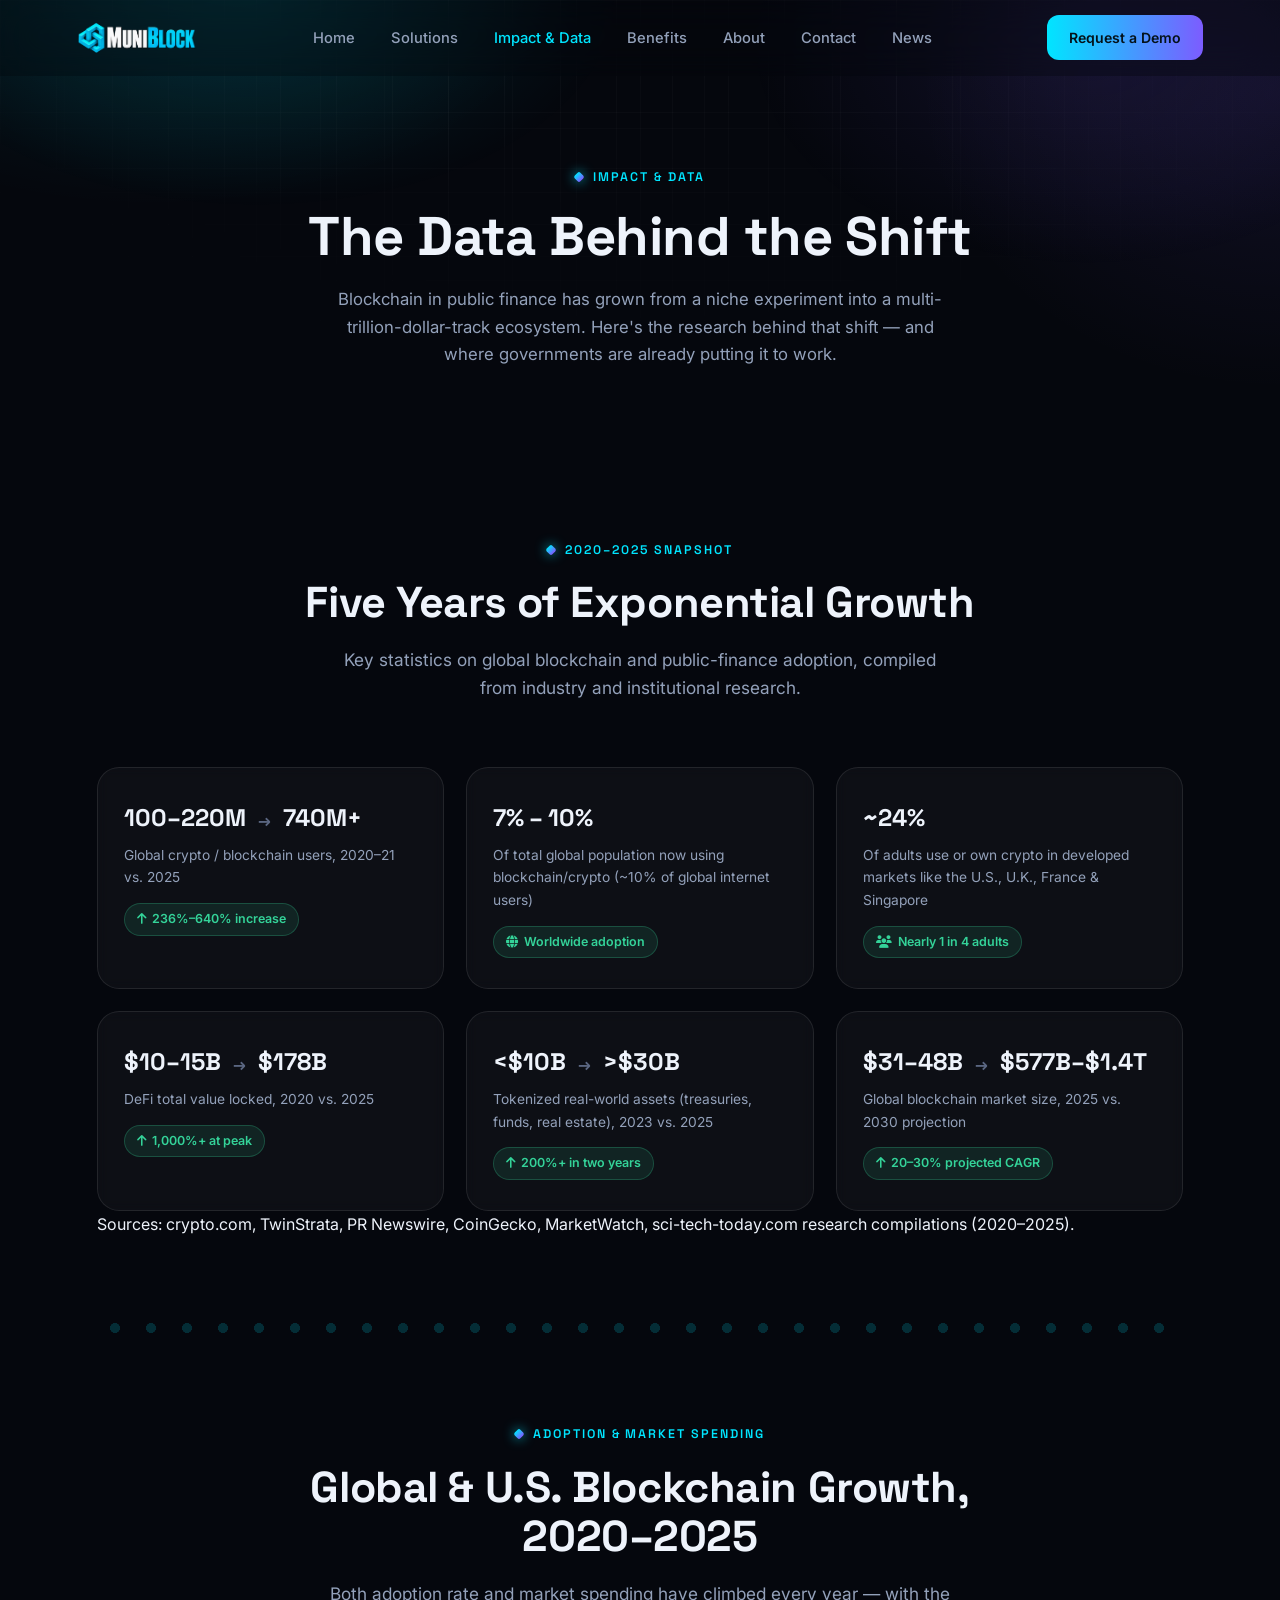
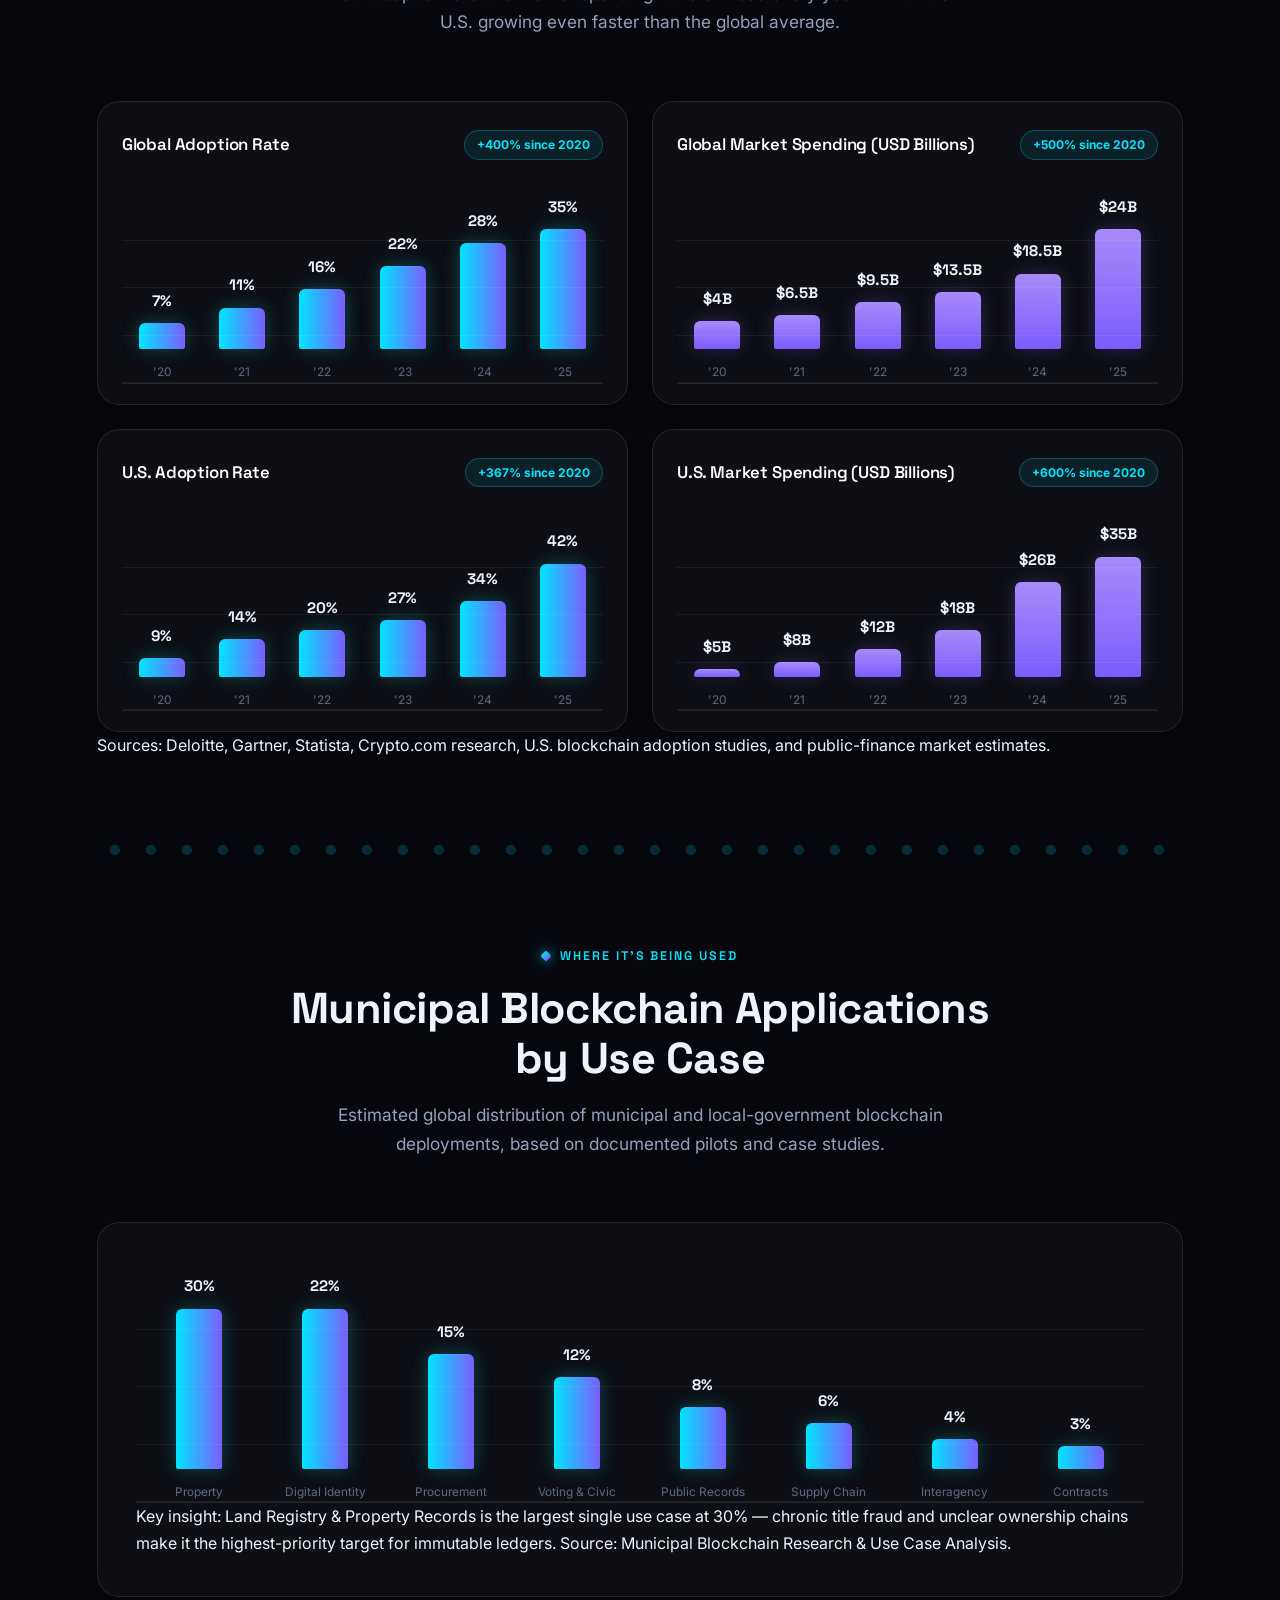
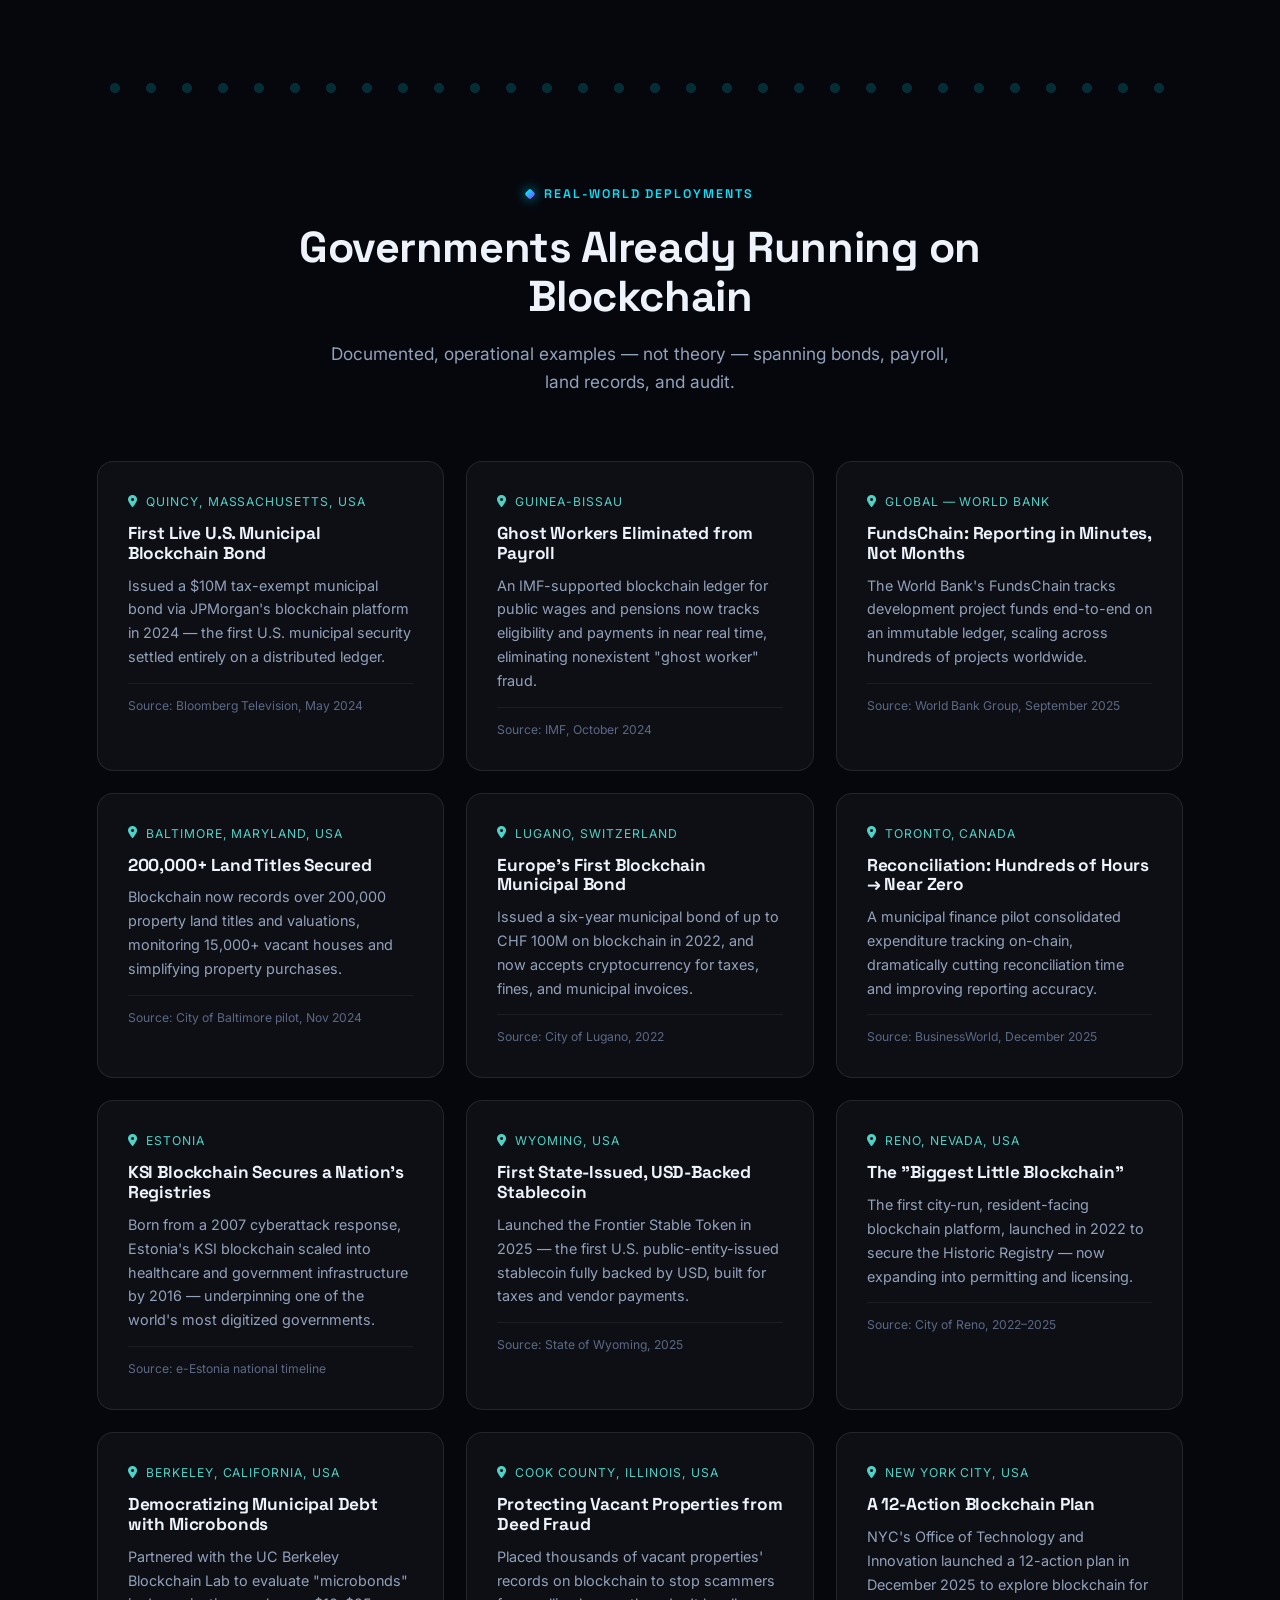
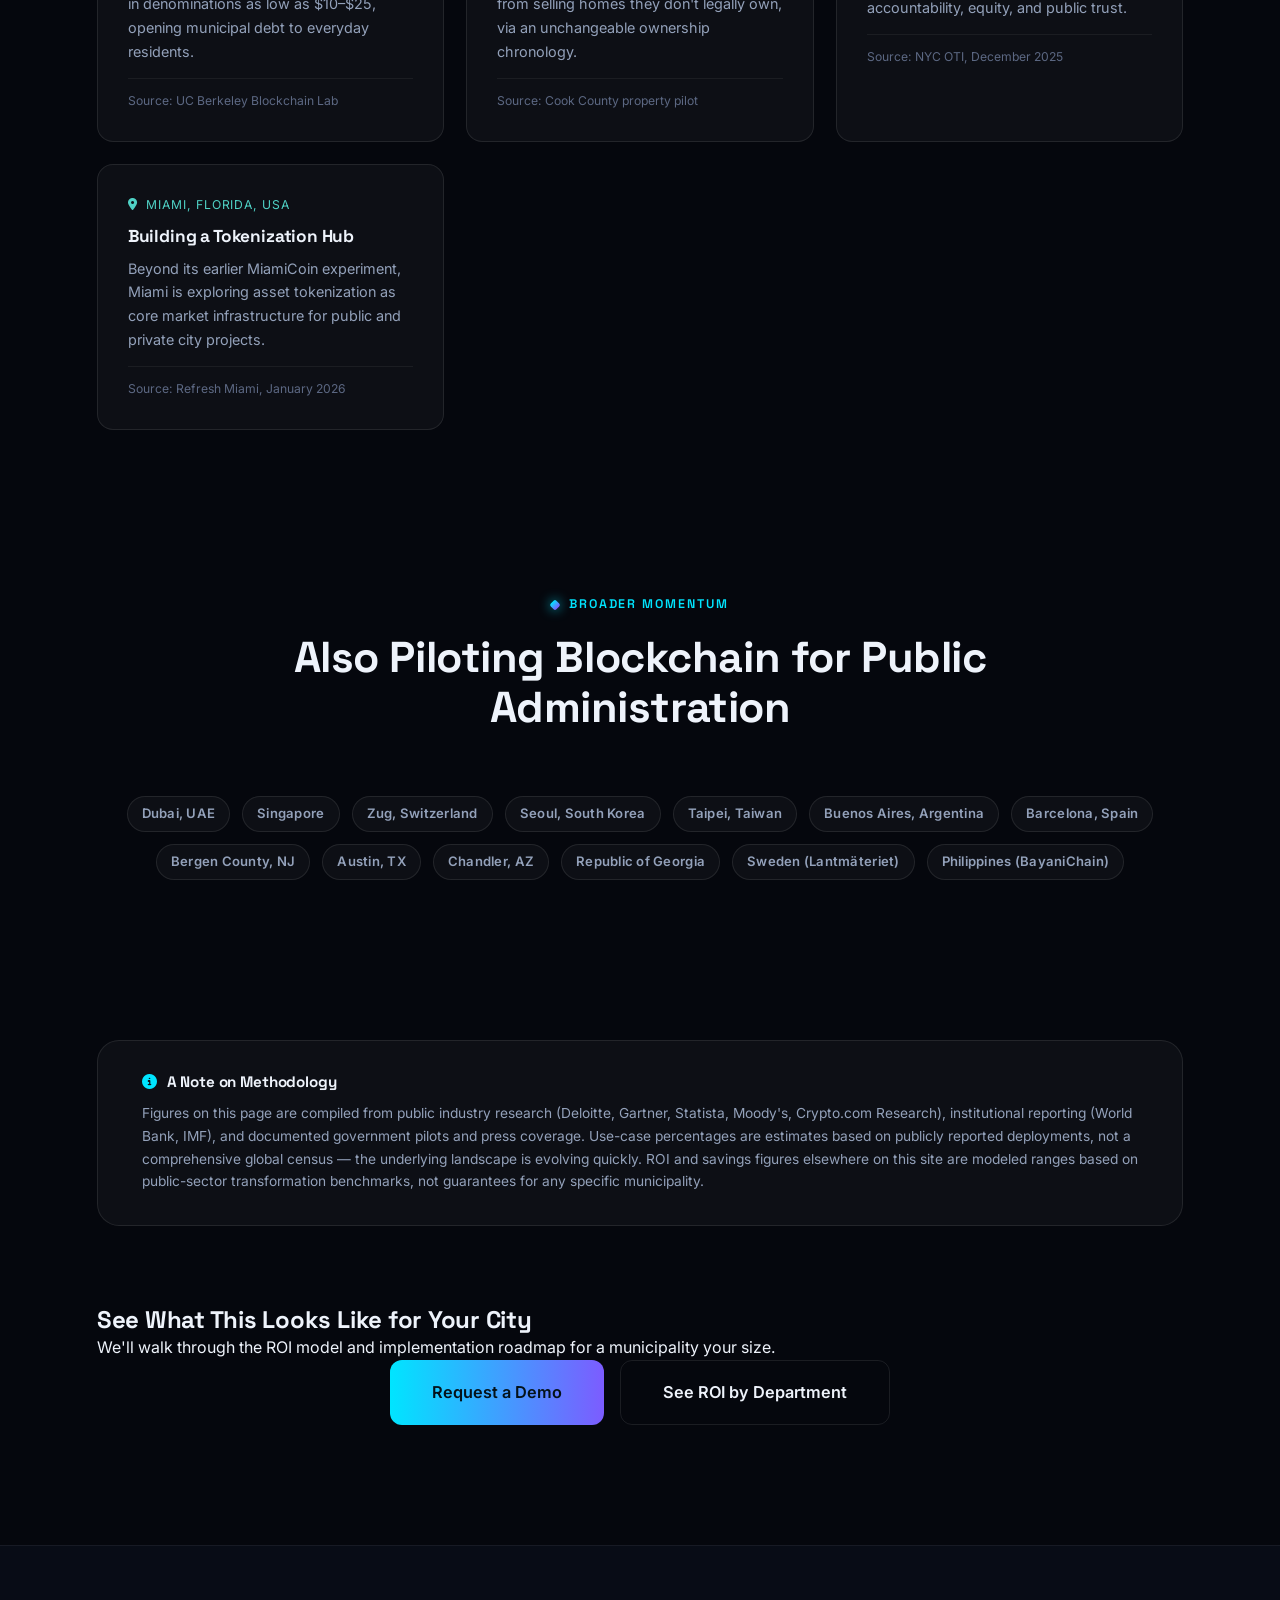
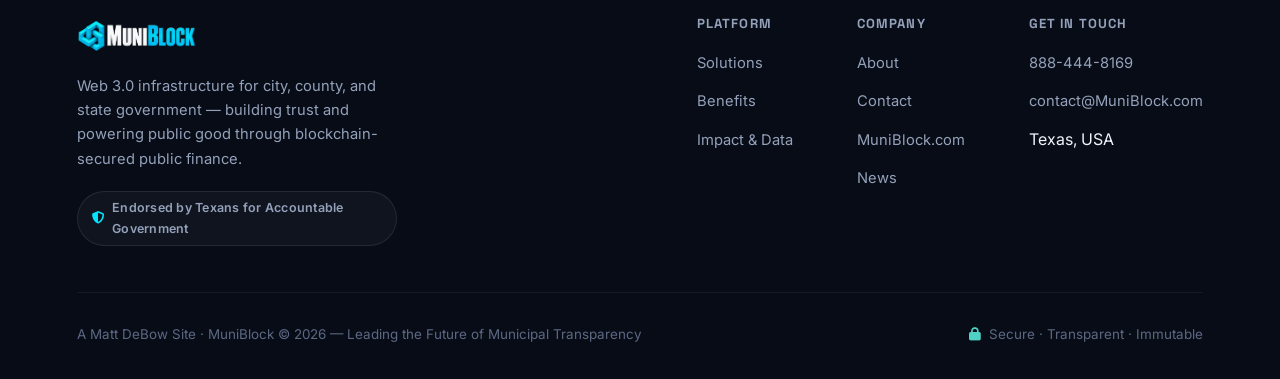
<file: impact.html>
<!DOCTYPE html>
<html lang="en">
<head>
    <meta charset="UTF-8">
    <meta name="viewport" content="width=device-width, initial-scale=1.0">
    <title>Impact &amp; Data | MuniBlock</title>
    <meta name="description" content="The research behind municipal blockchain: global adoption growth, market spending, use-case breakdowns, and real government deployments.">
    <link rel="icon" href="images/favicon.svg" type="image/svg+xml">
    <link rel="preconnect" href="https://fonts.googleapis.com">
    <link rel="preconnect" href="https://fonts.gstatic.com" crossorigin>
    <link href="https://fonts.googleapis.com/css2?family=Space+Grotesk:wght@500;600;700&family=Inter:wght@400;500;600;700&display=swap" rel="stylesheet">
    <link href="https://cdnjs.cloudflare.com/ajax/libs/font-awesome/6.5.1/css/all.min.css" rel="stylesheet">
    <link rel="stylesheet" href="css/global.css">
    <link rel="stylesheet" href="css/impact.css">
</head>
<body>

    <div id="header-placeholder"></div>

    <header class="page-hero">
        <div class="eyebrow">Impact &amp; Data</div>
        <h1>The Data Behind the Shift</h1>
        <p>Blockchain in public finance has grown from a niche experiment into a multi-trillion-dollar-track ecosystem. Here's the research behind that shift — and where governments are already putting it to work.</p>
    </header>

    <div class="container">

        <!-- ============ 5-YEAR GROWTH OVERVIEW ============ -->
        <section class="section-tight">
            <div class="section-header reveal">
                <div class="eyebrow center" style="justify-content:center;">2020–2025 Snapshot</div>
                <h2>Five Years of Exponential Growth</h2>
                <p>Key statistics on global blockchain and public-finance adoption, compiled from industry and institutional research.</p>
            </div>

            <div class="growth-stat-grid reveal-stagger">
                <div class="card growth-stat-card">
                    <div class="gs-num">100–220M <span class="gs-arrow">&rarr;</span> 740M+</div>
                    <div class="gs-title">Global crypto / blockchain users, 2020–21 vs. 2025</div>
                    <span class="gs-growth"><i class="fas fa-arrow-up"></i> 236%–640% increase</span>
                </div>
                <div class="card growth-stat-card">
                    <div class="gs-num">7% – 10%</div>
                    <div class="gs-title">Of total global population now using blockchain/crypto (~10% of global internet users)</div>
                    <span class="gs-growth"><i class="fas fa-globe"></i> Worldwide adoption</span>
                </div>
                <div class="card growth-stat-card">
                    <div class="gs-num">~24%</div>
                    <div class="gs-title">Of adults use or own crypto in developed markets like the U.S., U.K., France &amp; Singapore</div>
                    <span class="gs-growth"><i class="fas fa-users"></i> Nearly 1 in 4 adults</span>
                </div>
                <div class="card growth-stat-card">
                    <div class="gs-num">$10–15B <span class="gs-arrow">&rarr;</span> $178B</div>
                    <div class="gs-title">DeFi total value locked, 2020 vs. 2025</div>
                    <span class="gs-growth"><i class="fas fa-arrow-up"></i> 1,000%+ at peak</span>
                </div>
                <div class="card growth-stat-card">
                    <div class="gs-num">&lt;$10B <span class="gs-arrow">&rarr;</span> &gt;$30B</div>
                    <div class="gs-title">Tokenized real-world assets (treasuries, funds, real estate), 2023 vs. 2025</div>
                    <span class="gs-growth"><i class="fas fa-arrow-up"></i> 200%+ in two years</span>
                </div>
                <div class="card growth-stat-card">
                    <div class="gs-num">$31–48B <span class="gs-arrow">&rarr;</span> $577B–$1.4T</div>
                    <div class="gs-title">Global blockchain market size, 2025 vs. 2030 projection</div>
                    <span class="gs-growth"><i class="fas fa-arrow-up"></i> 20–30% projected CAGR</span>
                </div>
            </div>
            <p class="chart-source">Sources: crypto.com, TwinStrata, PR Newswire, CoinGecko, MarketWatch, sci-tech-today.com research compilations (2020–2025).</p>
        </section>

        <div class="chain-divider"></div>

        <!-- ============ ADOPTION GROWTH CHARTS ============ -->
        <section class="section-tight">
            <div class="section-header reveal">
                <div class="eyebrow center" style="justify-content:center;">Adoption &amp; Market Spending</div>
                <h2>Global &amp; U.S. Blockchain Growth, 2020–2025</h2>
                <p>Both adoption rate and market spending have climbed every year — with the U.S. growing even faster than the global average.</p>
            </div>

            <div class="chart-panel-grid reveal-stagger">
                <div class="card chart-panel">
                    <div class="chart-panel-head">
                        <h4>Global Adoption Rate</h4>
                        <span class="growth-pill">+400% since 2020</span>
                    </div>
                    <div class="chart-scroll">
                        <div class="bar-chart" style="height:190px;">
                            <div class="bar-col" style="--h:14%;"><span class="bar-value">7%</span><div class="bar-fill"></div><span class="bar-label">'20</span></div>
                            <div class="bar-col" style="--h:22%;"><span class="bar-value">11%</span><div class="bar-fill"></div><span class="bar-label">'21</span></div>
                            <div class="bar-col" style="--h:32%;"><span class="bar-value">16%</span><div class="bar-fill"></div><span class="bar-label">'22</span></div>
                            <div class="bar-col" style="--h:44%;"><span class="bar-value">22%</span><div class="bar-fill"></div><span class="bar-label">'23</span></div>
                            <div class="bar-col" style="--h:56%;"><span class="bar-value">28%</span><div class="bar-fill"></div><span class="bar-label">'24</span></div>
                            <div class="bar-col" style="--h:70%;"><span class="bar-value">35%</span><div class="bar-fill"></div><span class="bar-label">'25</span></div>
                        </div>
                    </div>
                </div>

                <div class="card chart-panel">
                    <div class="chart-panel-head">
                        <h4>Global Market Spending (USD Billions)</h4>
                        <span class="growth-pill">+500% since 2020</span>
                    </div>
                    <div class="chart-scroll">
                        <div class="bar-chart" style="height:190px;">
                            <div class="bar-col alt" style="--h:15%;"><span class="bar-value">$4B</span><div class="bar-fill"></div><span class="bar-label">'20</span></div>
                            <div class="bar-col alt" style="--h:18%;"><span class="bar-value">$6.5B</span><div class="bar-fill"></div><span class="bar-label">'21</span></div>
                            <div class="bar-col alt" style="--h:25%;"><span class="bar-value">$9.5B</span><div class="bar-fill"></div><span class="bar-label">'22</span></div>
                            <div class="bar-col alt" style="--h:30%;"><span class="bar-value">$13.5B</span><div class="bar-fill"></div><span class="bar-label">'23</span></div>
                            <div class="bar-col alt" style="--h:40%;"><span class="bar-value">$18.5B</span><div class="bar-fill"></div><span class="bar-label">'24</span></div>
                            <div class="bar-col alt" style="--h:100%;"><span class="bar-value">$24B</span><div class="bar-fill"></div><span class="bar-label">'25</span></div>
                        </div>
                    </div>
                </div>

                <div class="card chart-panel">
                    <div class="chart-panel-head">
                        <h4>U.S. Adoption Rate</h4>
                        <span class="growth-pill">+367% since 2020</span>
                    </div>
                    <div class="chart-scroll">
                        <div class="bar-chart" style="height:190px;">
                            <div class="bar-col" style="--h:10%;"><span class="bar-value">9%</span><div class="bar-fill"></div><span class="bar-label">'20</span></div>
                            <div class="bar-col" style="--h:20%;"><span class="bar-value">14%</span><div class="bar-fill"></div><span class="bar-label">'21</span></div>
                            <div class="bar-col" style="--h:25%;"><span class="bar-value">20%</span><div class="bar-fill"></div><span class="bar-label">'22</span></div>
                            <div class="bar-col" style="--h:30%;"><span class="bar-value">27%</span><div class="bar-fill"></div><span class="bar-label">'23</span></div>
                            <div class="bar-col" style="--h:40%;"><span class="bar-value">34%</span><div class="bar-fill"></div><span class="bar-label">'24</span></div>
                            <div class="bar-col" style="--h:60%;"><span class="bar-value">42%</span><div class="bar-fill"></div><span class="bar-label">'25</span></div>
                        </div>
                    </div>
                </div>

                <div class="card chart-panel">
                    <div class="chart-panel-head">
                        <h4>U.S. Market Spending (USD Billions)</h4>
                        <span class="growth-pill">+600% since 2020</span>
                    </div>
                    <div class="chart-scroll">
                        <div class="bar-chart" style="height:190px;">
                            <div class="bar-col alt" style="--h:4%;"><span class="bar-value">$5B</span><div class="bar-fill"></div><span class="bar-label">'20</span></div>
                            <div class="bar-col alt" style="--h:8%;"><span class="bar-value">$8B</span><div class="bar-fill"></div><span class="bar-label">'21</span></div>
                            <div class="bar-col alt" style="--h:15%;"><span class="bar-value">$12B</span><div class="bar-fill"></div><span class="bar-label">'22</span></div>
                            <div class="bar-col alt" style="--h:25%;"><span class="bar-value">$18B</span><div class="bar-fill"></div><span class="bar-label">'23</span></div>
                            <div class="bar-col alt" style="--h:50%;"><span class="bar-value">$26B</span><div class="bar-fill"></div><span class="bar-label">'24</span></div>
                            <div class="bar-col alt" style="--h:100%;"><span class="bar-value">$35B</span><div class="bar-fill"></div><span class="bar-label">'25</span></div>
                        </div>
                    </div>
                </div>
            </div>
            <p class="chart-source">Sources: Deloitte, Gartner, Statista, Crypto.com research, U.S. blockchain adoption studies, and public-finance market estimates.</p>
        </section>

        <div class="chain-divider"></div>

        <!-- ============ USE CASE BREAKDOWN ============ -->
        <section class="section-tight">
            <div class="section-header reveal">
                <div class="eyebrow center" style="justify-content:center;">Where It's Being Used</div>
                <h2>Municipal Blockchain Applications by Use Case</h2>
                <p>Estimated global distribution of municipal and local-government blockchain deployments, based on documented pilots and case studies.</p>
            </div>

            <div class="card usecase-panel reveal">
                <div class="chart-scroll wide">
                    <div class="bar-chart" style="height:230px;">
                        <div class="bar-col" style="--h:100%;"><span class="bar-value">30%</span><div class="bar-fill"></div><span class="bar-label">Property</span></div>
                        <div class="bar-col" style="--h:73%;"><span class="bar-value">22%</span><div class="bar-fill"></div><span class="bar-label">Digital Identity</span></div>
                        <div class="bar-col" style="--h:50%;"><span class="bar-value">15%</span><div class="bar-fill"></div><span class="bar-label">Procurement</span></div>
                        <div class="bar-col" style="--h:40%;"><span class="bar-value">12%</span><div class="bar-fill"></div><span class="bar-label">Voting &amp; Civic</span></div>
                        <div class="bar-col" style="--h:27%;"><span class="bar-value">8%</span><div class="bar-fill"></div><span class="bar-label">Public Records</span></div>
                        <div class="bar-col" style="--h:20%;"><span class="bar-value">6%</span><div class="bar-fill"></div><span class="bar-label">Supply Chain</span></div>
                        <div class="bar-col" style="--h:13%;"><span class="bar-value">4%</span><div class="bar-fill"></div><span class="bar-label">Interagency</span></div>
                        <div class="bar-col" style="--h:10%;"><span class="bar-value">3%</span><div class="bar-fill"></div><span class="bar-label">Contracts</span></div>
                    </div>
                </div>
                <p class="chart-source">Key insight: Land Registry &amp; Property Records is the largest single use case at 30% — chronic title fraud and unclear ownership chains make it the highest-priority target for immutable ledgers. Source: Municipal Blockchain Research &amp; Use Case Analysis.</p>
            </div>
        </section>

        <div class="chain-divider"></div>

        <!-- ============ CASE STUDIES ============ -->
        <section class="section-tight">
            <div class="section-header reveal">
                <div class="eyebrow center" style="justify-content:center;">Real-World Deployments</div>
                <h2>Governments Already Running on Blockchain</h2>
                <p>Documented, operational examples — not theory — spanning bonds, payroll, land records, and audit.</p>
            </div>

            <div class="case-grid reveal-stagger">
                <div class="case-card">
                    <div class="case-loc"><i class="fas fa-location-dot"></i> Quincy, Massachusetts, USA</div>
                    <h4>First Live U.S. Municipal Blockchain Bond</h4>
                    <p>Issued a $10M tax-exempt municipal bond via JPMorgan's blockchain platform in 2024 — the first U.S. municipal security settled entirely on a distributed ledger.</p>
                    <div class="case-source">Source: Bloomberg Television, May 2024</div>
                </div>
                <div class="case-card">
                    <div class="case-loc"><i class="fas fa-location-dot"></i> Guinea-Bissau</div>
                    <h4>Ghost Workers Eliminated from Payroll</h4>
                    <p>An IMF-supported blockchain ledger for public wages and pensions now tracks eligibility and payments in near real time, eliminating nonexistent "ghost worker" fraud.</p>
                    <div class="case-source">Source: IMF, October 2024</div>
                </div>
                <div class="case-card">
                    <div class="case-loc"><i class="fas fa-location-dot"></i> Global &mdash; World Bank</div>
                    <h4>FundsChain: Reporting in Minutes, Not Months</h4>
                    <p>The World Bank's FundsChain tracks development project funds end-to-end on an immutable ledger, scaling across hundreds of projects worldwide.</p>
                    <div class="case-source">Source: World Bank Group, September 2025</div>
                </div>
                <div class="case-card">
                    <div class="case-loc"><i class="fas fa-location-dot"></i> Baltimore, Maryland, USA</div>
                    <h4>200,000+ Land Titles Secured</h4>
                    <p>Blockchain now records over 200,000 property land titles and valuations, monitoring 15,000+ vacant houses and simplifying property purchases.</p>
                    <div class="case-source">Source: City of Baltimore pilot, Nov 2024</div>
                </div>
                <div class="case-card">
                    <div class="case-loc"><i class="fas fa-location-dot"></i> Lugano, Switzerland</div>
                    <h4>Europe's First Blockchain Municipal Bond</h4>
                    <p>Issued a six-year municipal bond of up to CHF 100M on blockchain in 2022, and now accepts cryptocurrency for taxes, fines, and municipal invoices.</p>
                    <div class="case-source">Source: City of Lugano, 2022</div>
                </div>
                <div class="case-card">
                    <div class="case-loc"><i class="fas fa-location-dot"></i> Toronto, Canada</div>
                    <h4>Reconciliation: Hundreds of Hours &rarr; Near Zero</h4>
                    <p>A municipal finance pilot consolidated expenditure tracking on-chain, dramatically cutting reconciliation time and improving reporting accuracy.</p>
                    <div class="case-source">Source: BusinessWorld, December 2025</div>
                </div>
                <div class="case-card">
                    <div class="case-loc"><i class="fas fa-location-dot"></i> Estonia</div>
                    <h4>KSI Blockchain Secures a Nation's Registries</h4>
                    <p>Born from a 2007 cyberattack response, Estonia's KSI blockchain scaled into healthcare and government infrastructure by 2016 — underpinning one of the world's most digitized governments.</p>
                    <div class="case-source">Source: e-Estonia national timeline</div>
                </div>
                <div class="case-card">
                    <div class="case-loc"><i class="fas fa-location-dot"></i> Wyoming, USA</div>
                    <h4>First State-Issued, USD-Backed Stablecoin</h4>
                    <p>Launched the Frontier Stable Token in 2025 — the first U.S. public-entity-issued stablecoin fully backed by USD, built for taxes and vendor payments.</p>
                    <div class="case-source">Source: State of Wyoming, 2025</div>
                </div>
                <div class="case-card">
                    <div class="case-loc"><i class="fas fa-location-dot"></i> Reno, Nevada, USA</div>
                    <h4>The "Biggest Little Blockchain"</h4>
                    <p>The first city-run, resident-facing blockchain platform, launched in 2022 to secure the Historic Registry — now expanding into permitting and licensing.</p>
                    <div class="case-source">Source: City of Reno, 2022–2025</div>
                </div>
                <div class="case-card">
                    <div class="case-loc"><i class="fas fa-location-dot"></i> Berkeley, California, USA</div>
                    <h4>Democratizing Municipal Debt with Microbonds</h4>
                    <p>Partnered with the UC Berkeley Blockchain Lab to evaluate "microbonds" in denominations as low as $10–$25, opening municipal debt to everyday residents.</p>
                    <div class="case-source">Source: UC Berkeley Blockchain Lab</div>
                </div>
                <div class="case-card">
                    <div class="case-loc"><i class="fas fa-location-dot"></i> Cook County, Illinois, USA</div>
                    <h4>Protecting Vacant Properties from Deed Fraud</h4>
                    <p>Placed thousands of vacant properties' records on blockchain to stop scammers from selling homes they don't legally own, via an unchangeable ownership chronology.</p>
                    <div class="case-source">Source: Cook County property pilot</div>
                </div>
                <div class="case-card">
                    <div class="case-loc"><i class="fas fa-location-dot"></i> New York City, USA</div>
                    <h4>A 12-Action Blockchain Plan</h4>
                    <p>NYC's Office of Technology and Innovation launched a 12-action plan in December 2025 to explore blockchain for accountability, equity, and public trust.</p>
                    <div class="case-source">Source: NYC OTI, December 2025</div>
                </div>
                <div class="case-card">
                    <div class="case-loc"><i class="fas fa-location-dot"></i> Miami, Florida, USA</div>
                    <h4>Building a Tokenization Hub</h4>
                    <p>Beyond its earlier MiamiCoin experiment, Miami is exploring asset tokenization as core market infrastructure for public and private city projects.</p>
                    <div class="case-source">Source: Refresh Miami, January 2026</div>
                </div>
            </div>
        </section>

        <!-- ============ GLOBAL MOMENTUM TAG CLOUD ============ -->
        <section class="section-tight">
            <div class="section-header reveal">
                <div class="eyebrow center" style="justify-content:center;">Broader Momentum</div>
                <h2>Also Piloting Blockchain for Public Administration</h2>
            </div>
            <div class="tag-cloud reveal">
                <span class="pill-tag">Dubai, UAE</span>
                <span class="pill-tag">Singapore</span>
                <span class="pill-tag">Zug, Switzerland</span>
                <span class="pill-tag">Seoul, South Korea</span>
                <span class="pill-tag">Taipei, Taiwan</span>
                <span class="pill-tag">Buenos Aires, Argentina</span>
                <span class="pill-tag">Barcelona, Spain</span>
                <span class="pill-tag">Bergen County, NJ</span>
                <span class="pill-tag">Austin, TX</span>
                <span class="pill-tag">Chandler, AZ</span>
                <span class="pill-tag">Republic of Georgia</span>
                <span class="pill-tag">Sweden (Lantmäteriet)</span>
                <span class="pill-tag">Philippines (BayaniChain)</span>
            </div>
        </section>

        <!-- ============ METHODOLOGY ============ -->
        <section class="section-tight">
            <div class="methodology-box reveal">
                <h4><i class="fas fa-circle-info"></i> A Note on Methodology</h4>
                <p>Figures on this page are compiled from public industry research (Deloitte, Gartner, Statista, Moody's, Crypto.com Research), institutional reporting (World Bank, IMF), and documented government pilots and press coverage. Use-case percentages are estimates based on publicly reported deployments, not a comprehensive global census — the underlying landscape is evolving quickly. ROI and savings figures elsewhere on this site are modeled ranges based on public-sector transformation benchmarks, not guarantees for any specific municipality.</p>
            </div>
        </section>

    </div>

    <section class="container" style="padding-bottom: 120px;">
        <div class="cta-banner reveal">
            <h2>See What This Looks Like for Your City</h2>
            <p>We'll walk through the ROI model and implementation roadmap for a municipality your size.</p>
            <div class="hero-btns">
                <a href="contact.html" class="btn btn-large">Request a Demo</a>
                <a href="benefits.html" class="btn btn-outline btn-large">See ROI by Department</a>
            </div>
        </div>
    </section>

    <div id="footer-placeholder"></div>

    <script src="js/main.js"></script>
</body>
</html>
</file>
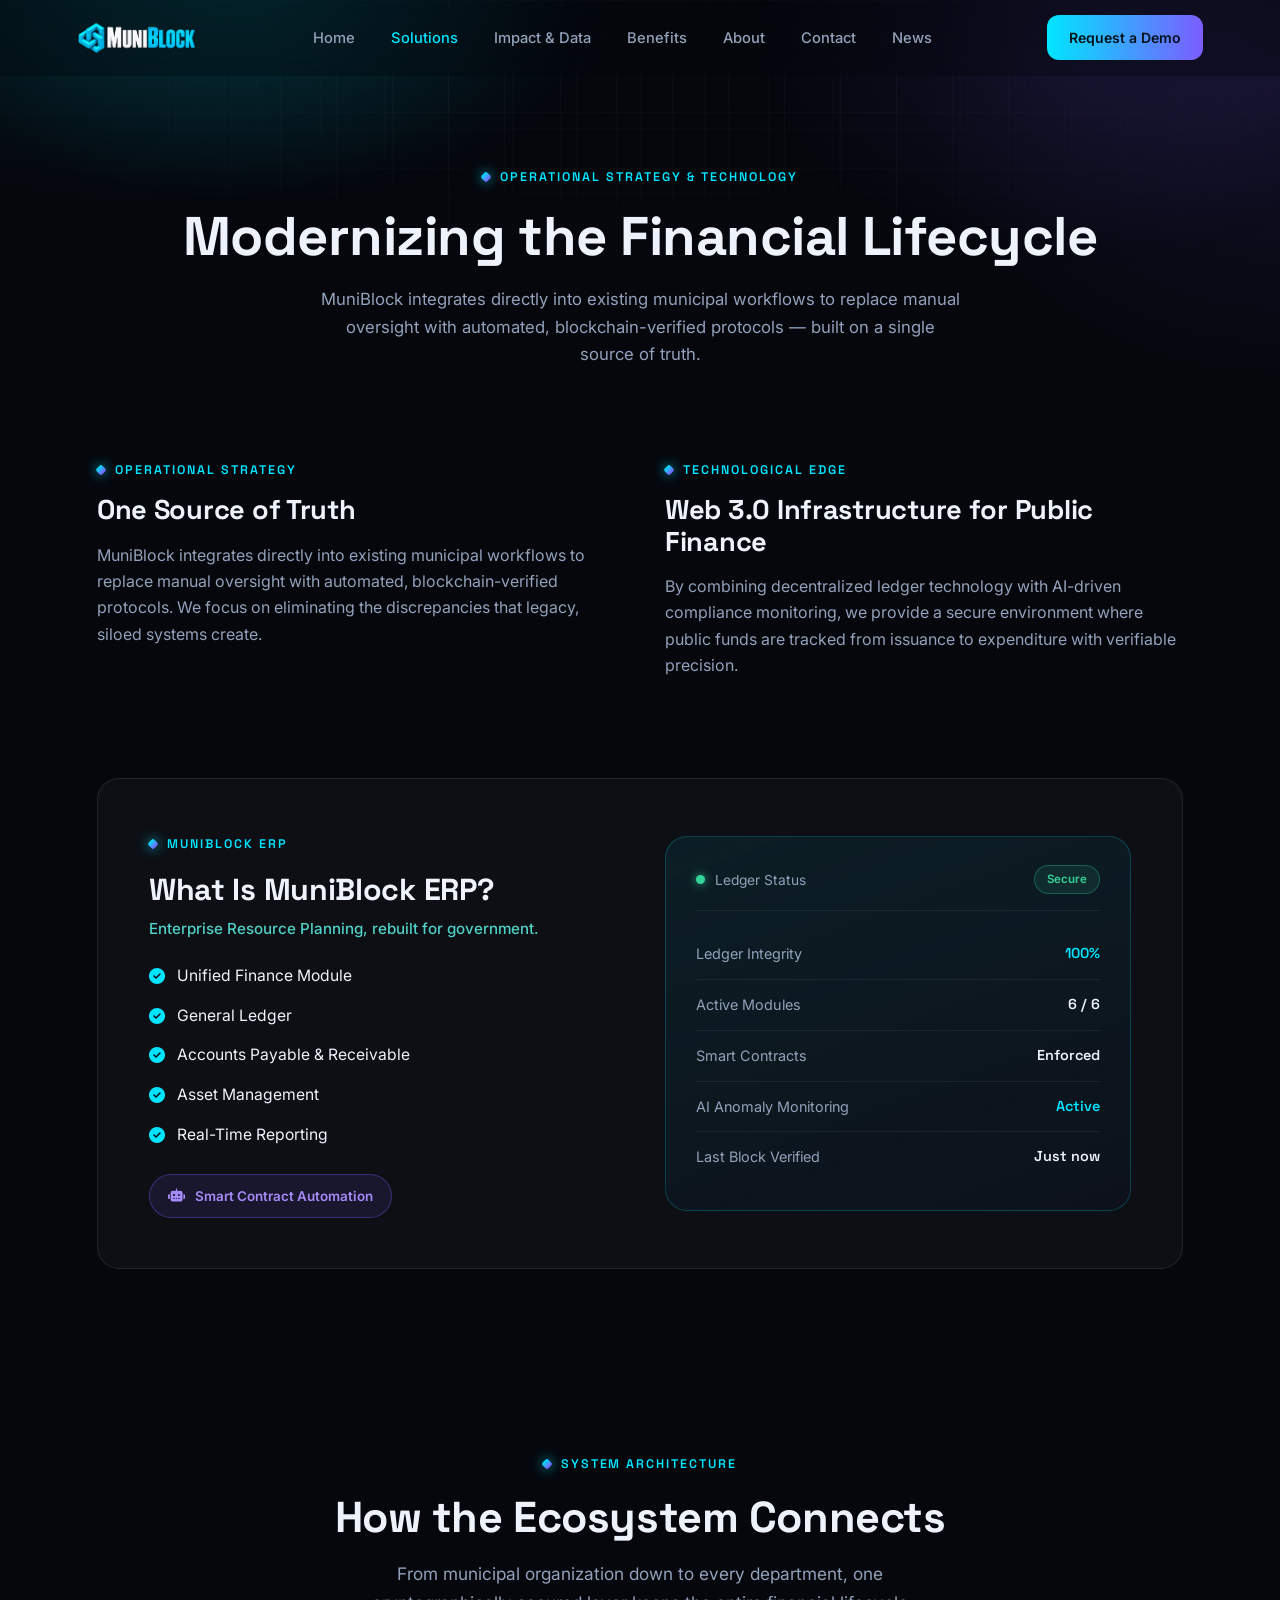
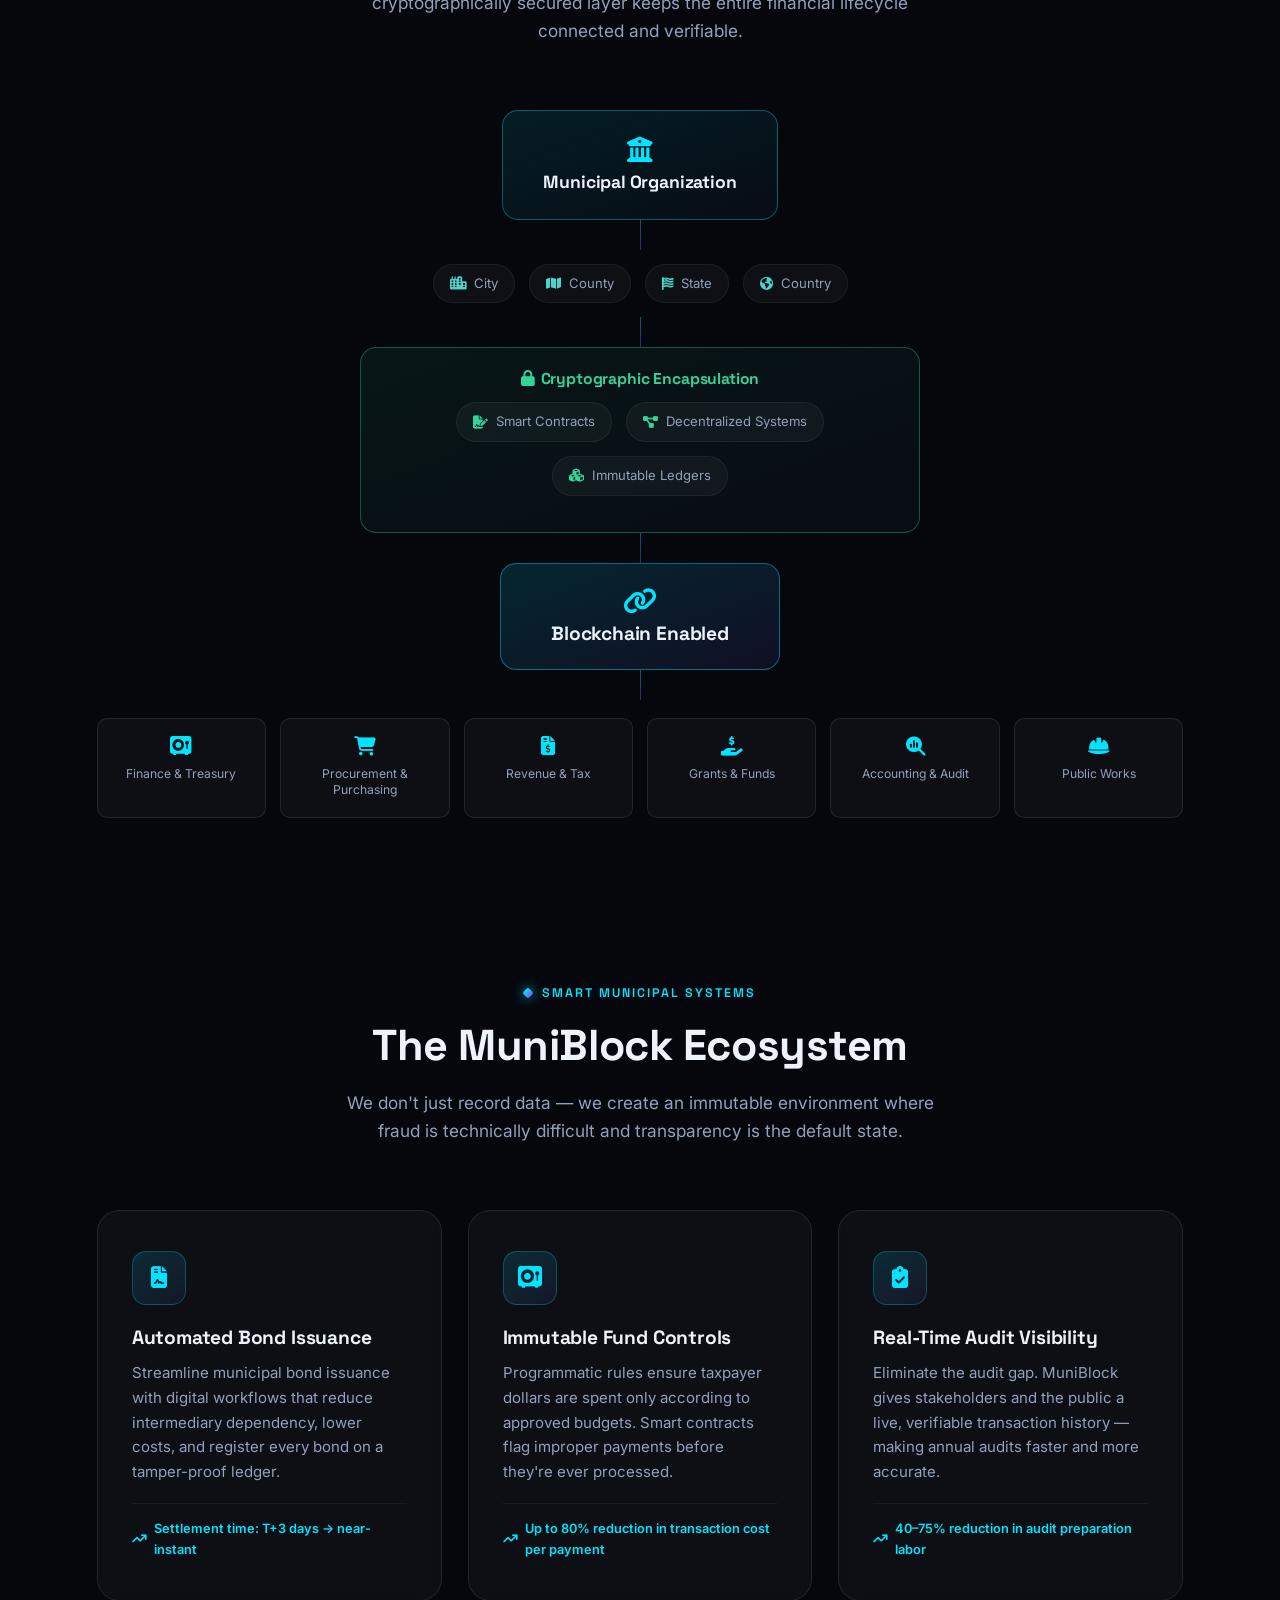
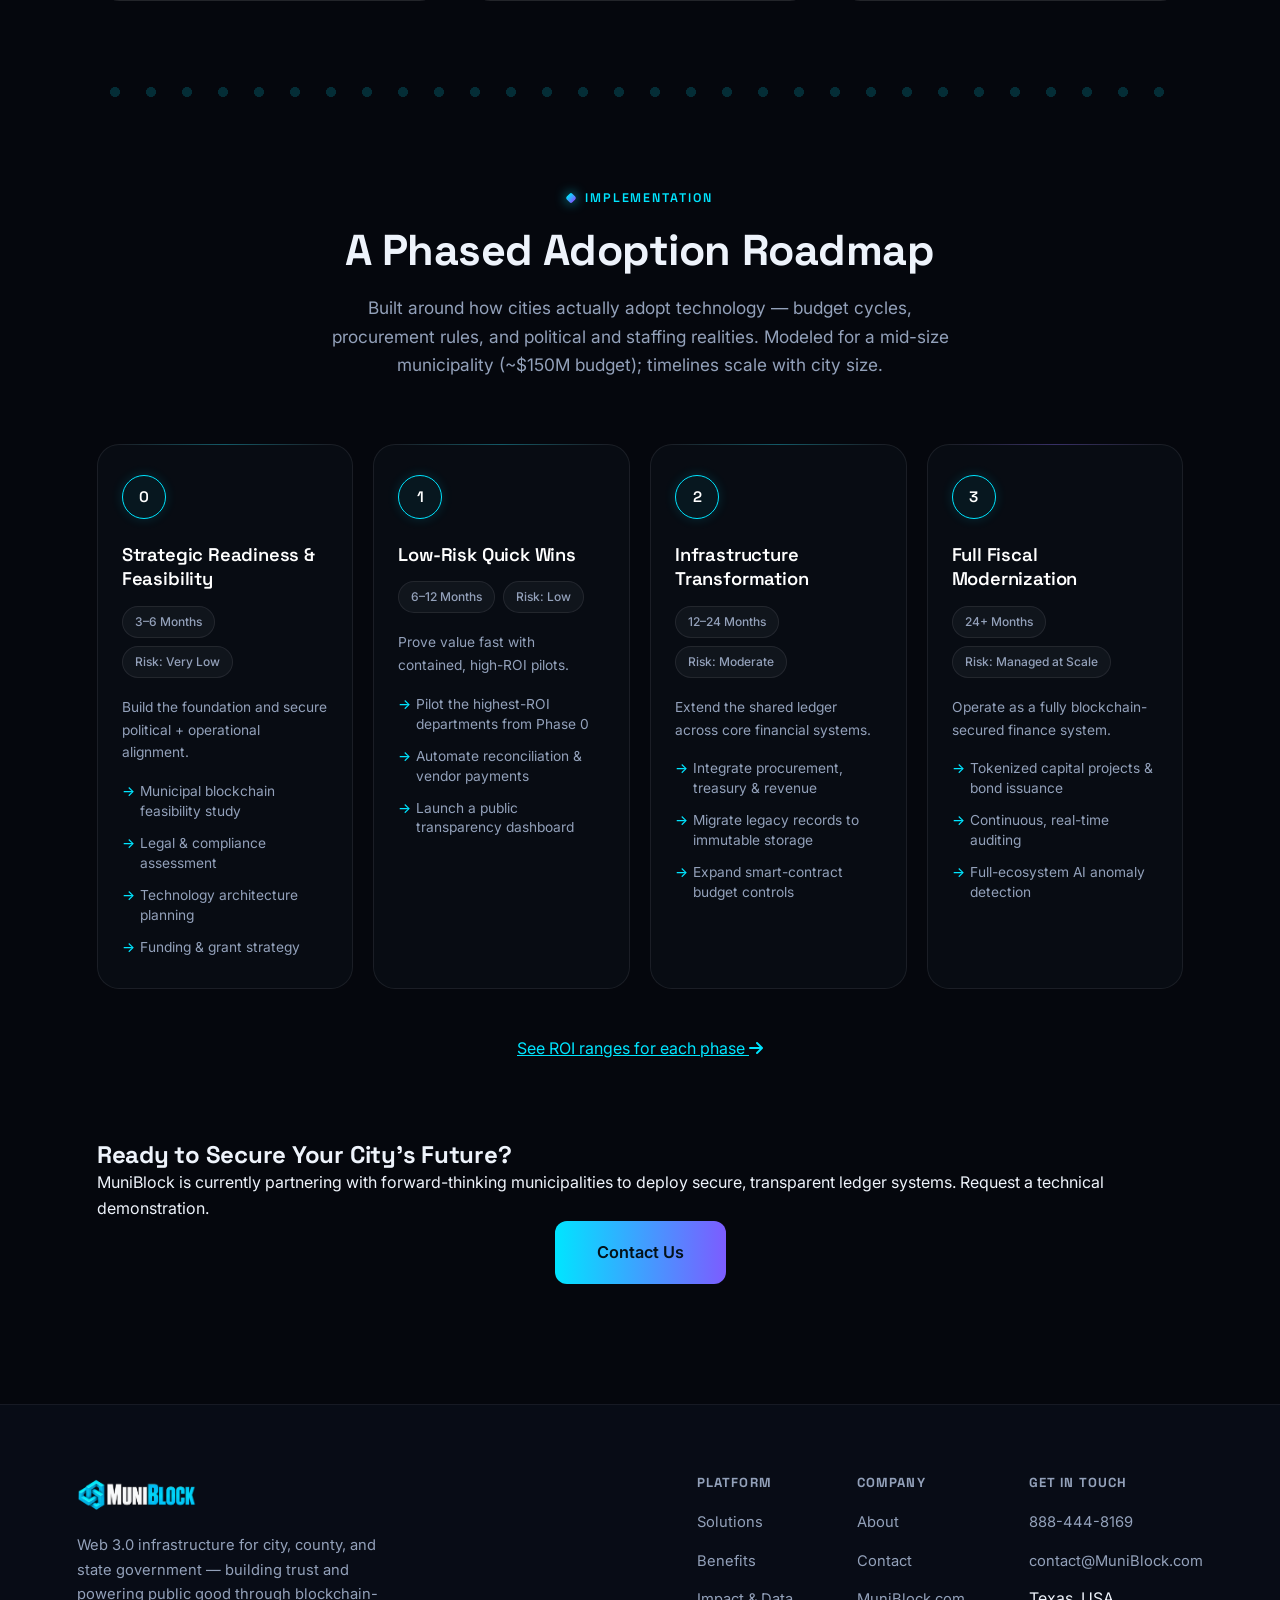
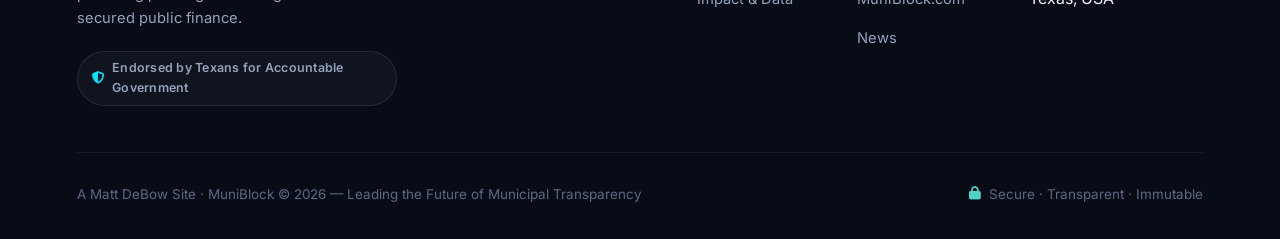
<file: solutions.html>
<!DOCTYPE html>
<html lang="en">
<head>
    <meta charset="UTF-8">
    <meta name="viewport" content="width=device-width, initial-scale=1.0">
    <title>Solutions | MuniBlock</title>
    <meta name="description" content="MuniBlock ERP: a blockchain-secured finance system for city, county, and state government — from treasury and procurement to bond issuance and real-time audit.">
    <link rel="icon" href="images/favicon.svg" type="image/svg+xml">
    <link rel="preconnect" href="https://fonts.googleapis.com">
    <link rel="preconnect" href="https://fonts.gstatic.com" crossorigin>
    <link href="https://fonts.googleapis.com/css2?family=Space+Grotesk:wght@500;600;700&family=Inter:wght@400;500;600;700&display=swap" rel="stylesheet">
    <link href="https://cdnjs.cloudflare.com/ajax/libs/font-awesome/6.5.1/css/all.min.css" rel="stylesheet">
    <link rel="stylesheet" href="css/global.css">
    <link rel="stylesheet" href="css/solutions.css">
</head>
<body>

    <div id="header-placeholder"></div>

    <header class="page-hero">
        <div class="eyebrow">Operational Strategy &amp; Technology</div>
        <h1>Modernizing the Financial Lifecycle</h1>
        <p>MuniBlock integrates directly into existing municipal workflows to replace manual oversight with automated, blockchain-verified protocols — built on a single source of truth.</p>
    </header>

    <div class="container">

        <section class="dual-header-section reveal">
            <div>
                <div class="eyebrow">Operational Strategy</div>
                <h3>One Source of Truth</h3>
                <p>MuniBlock integrates directly into existing municipal workflows to replace manual oversight with automated, blockchain-verified protocols. We focus on eliminating the discrepancies that legacy, siloed systems create.</p>
            </div>
            <div>
                <div class="eyebrow">Technological Edge</div>
                <h3>Web 3.0 Infrastructure for Public Finance</h3>
                <p>By combining decentralized ledger technology with AI-driven compliance monitoring, we provide a secure environment where public funds are tracked from issuance to expenditure with verifiable precision.</p>
            </div>
        </section>

        <!-- ============ ERP PANEL ============ -->
        <section class="erp-panel reveal">
            <div>
                <div class="eyebrow">MuniBlock ERP</div>
                <h2>What Is MuniBlock ERP?</h2>
                <p class="erp-sub">Enterprise Resource Planning, rebuilt for government.</p>
                <ul class="erp-checklist">
                    <li><i class="fas fa-circle-check"></i> Unified Finance Module</li>
                    <li><i class="fas fa-circle-check"></i> General Ledger</li>
                    <li><i class="fas fa-circle-check"></i> Accounts Payable &amp; Receivable</li>
                    <li><i class="fas fa-circle-check"></i> Asset Management</li>
                    <li><i class="fas fa-circle-check"></i> Real-Time Reporting</li>
                </ul>
                <span class="smart-contract-badge"><i class="fas fa-robot"></i> Smart Contract Automation</span>
            </div>
            <div class="status-console">
                <div class="status-console-head">
                    <span class="status-live"><span class="dot-pulse"></span> Ledger Status</span>
                    <span class="status-tag">Secure</span>
                </div>
                <div class="status-row"><span class="k">Ledger Integrity</span><span class="v cyan">100%</span></div>
                <div class="status-row"><span class="k">Active Modules</span><span class="v">6 / 6</span></div>
                <div class="status-row"><span class="k">Smart Contracts</span><span class="v">Enforced</span></div>
                <div class="status-row"><span class="k">AI Anomaly Monitoring</span><span class="v cyan">Active</span></div>
                <div class="status-row"><span class="k">Last Block Verified</span><span class="v">Just now</span></div>
            </div>
        </section>

        <!-- ============ ARCHITECTURE DIAGRAM ============ -->
        <section class="section-tight">
            <div class="section-header reveal">
                <div class="eyebrow center" style="justify-content:center;">System Architecture</div>
                <h2>How the Ecosystem Connects</h2>
                <p>From municipal organization down to every department, one cryptographically secured layer keeps the entire financial lifecycle connected and verifiable.</p>
            </div>

            <div class="arch-diagram reveal">
                <div class="arch-node top">
                    <i class="fas fa-building-columns"></i>
                    <h4>Municipal Organization</h4>
                </div>
                <div class="arch-connector"></div>
                <div class="arch-branch-row">
                    <span class="arch-chip"><i class="fas fa-city"></i> City</span>
                    <span class="arch-chip"><i class="fas fa-map"></i> County</span>
                    <span class="arch-chip"><i class="fas fa-flag-usa"></i> State</span>
                    <span class="arch-chip"><i class="fas fa-earth-americas"></i> Country</span>
                </div>
                <div class="arch-connector"></div>

                <div class="arch-node mid">
                    <h4><i class="fas fa-lock" style="margin-right:6px;"></i>Cryptographic Encapsulation</h4>
                    <div class="arch-branch-row">
                        <span class="arch-chip"><i class="fas fa-file-signature"></i> Smart Contracts</span>
                        <span class="arch-chip"><i class="fas fa-diagram-project"></i> Decentralized Systems</span>
                        <span class="arch-chip"><i class="fas fa-cubes"></i> Immutable Ledgers</span>
                    </div>
                </div>
                <div class="arch-connector"></div>

                <div class="arch-node hub">
                    <i class="fas fa-link"></i>
                    <h4>Blockchain Enabled</h4>
                </div>
                <div class="arch-connector"></div>

                <div class="arch-modules">
                    <div class="arch-module"><i class="fas fa-vault"></i><span>Finance &amp; Treasury</span></div>
                    <div class="arch-module"><i class="fas fa-cart-shopping"></i><span>Procurement &amp; Purchasing</span></div>
                    <div class="arch-module"><i class="fas fa-file-invoice-dollar"></i><span>Revenue &amp; Tax</span></div>
                    <div class="arch-module"><i class="fas fa-hand-holding-dollar"></i><span>Grants &amp; Funds</span></div>
                    <div class="arch-module"><i class="fas fa-magnifying-glass-chart"></i><span>Accounting &amp; Audit</span></div>
                    <div class="arch-module"><i class="fas fa-helmet-safety"></i><span>Public Works</span></div>
                </div>
            </div>
        </section>

        <!-- ============ SOLUTION CARDS ============ -->
        <section class="section-tight">
            <div class="section-header reveal">
                <div class="eyebrow center" style="justify-content:center;">Smart Municipal Systems</div>
                <h2>The MuniBlock Ecosystem</h2>
                <p>We don't just record data — we create an immutable environment where fraud is technically difficult and transparency is the default state.</p>
            </div>

            <div class="solutions-grid reveal-stagger">
                <div class="card sol-card">
                    <div class="icon-badge"><i class="fas fa-file-contract"></i></div>
                    <h3>Automated Bond Issuance</h3>
                    <p>Streamline municipal bond issuance with digital workflows that reduce intermediary dependency, lower costs, and register every bond on a tamper-proof ledger.</p>
                    <span class="sol-stat"><i class="fas fa-arrow-trend-up"></i> Settlement time: T+3 days &rarr; near-instant</span>
                </div>
                <div class="card sol-card">
                    <div class="icon-badge"><i class="fas fa-vault"></i></div>
                    <h3>Immutable Fund Controls</h3>
                    <p>Programmatic rules ensure taxpayer dollars are spent only according to approved budgets. Smart contracts flag improper payments before they're ever processed.</p>
                    <span class="sol-stat"><i class="fas fa-arrow-trend-up"></i> Up to 80% reduction in transaction cost per payment</span>
                </div>
                <div class="card sol-card">
                    <div class="icon-badge"><i class="fas fa-clipboard-check"></i></div>
                    <h3>Real-Time Audit Visibility</h3>
                    <p>Eliminate the audit gap. MuniBlock gives stakeholders and the public a live, verifiable transaction history — making annual audits faster and more accurate.</p>
                    <span class="sol-stat"><i class="fas fa-arrow-trend-up"></i> 40–75% reduction in audit preparation labor</span>
                </div>
            </div>
        </section>

        <div class="chain-divider"></div>

        <!-- ============ ROADMAP ============ -->
        <section class="section-tight roadmap">
            <div class="section-header reveal">
                <div class="eyebrow center" style="justify-content:center;">Implementation</div>
                <h2>A Phased Adoption Roadmap</h2>
                <p>Built around how cities actually adopt technology — budget cycles, procurement rules, and political and staffing realities. Modeled for a mid-size municipality (~$150M budget); timelines scale with city size.</p>
            </div>

            <div class="roadmap-track reveal-stagger">
                <div class="phase-card">
                    <div class="phase-num">0</div>
                    <h4>Strategic Readiness &amp; Feasibility</h4>
                    <div class="phase-meta"><span>3–6 Months</span><span>Risk: Very Low</span></div>
                    <p style="font-size:0.86rem; color:var(--text-dim);">Build the foundation and secure political + operational alignment.</p>
                    <ul>
                        <li>Municipal blockchain feasibility study</li>
                        <li>Legal &amp; compliance assessment</li>
                        <li>Technology architecture planning</li>
                        <li>Funding &amp; grant strategy</li>
                    </ul>
                </div>
                <div class="phase-card">
                    <div class="phase-num">1</div>
                    <h4>Low-Risk Quick Wins</h4>
                    <div class="phase-meta"><span>6–12 Months</span><span>Risk: Low</span></div>
                    <p style="font-size:0.86rem; color:var(--text-dim);">Prove value fast with contained, high-ROI pilots.</p>
                    <ul>
                        <li>Pilot the highest-ROI departments from Phase 0</li>
                        <li>Automate reconciliation &amp; vendor payments</li>
                        <li>Launch a public transparency dashboard</li>
                    </ul>
                </div>
                <div class="phase-card">
                    <div class="phase-num">2</div>
                    <h4>Infrastructure Transformation</h4>
                    <div class="phase-meta"><span>12–24 Months</span><span>Risk: Moderate</span></div>
                    <p style="font-size:0.86rem; color:var(--text-dim);">Extend the shared ledger across core financial systems.</p>
                    <ul>
                        <li>Integrate procurement, treasury &amp; revenue</li>
                        <li>Migrate legacy records to immutable storage</li>
                        <li>Expand smart-contract budget controls</li>
                    </ul>
                </div>
                <div class="phase-card">
                    <div class="phase-num">3</div>
                    <h4>Full Fiscal Modernization</h4>
                    <div class="phase-meta"><span>24+ Months</span><span>Risk: Managed at Scale</span></div>
                    <p style="font-size:0.86rem; color:var(--text-dim);">Operate as a fully blockchain-secured finance system.</p>
                    <ul>
                        <li>Tokenized capital projects &amp; bond issuance</li>
                        <li>Continuous, real-time auditing</li>
                        <li>Full-ecosystem AI anomaly detection</li>
                    </ul>
                </div>
            </div>

            <div class="center" style="margin-top: 46px;">
                <a href="impact.html" class="btn-ghost">See ROI ranges for each phase <i class="fas fa-arrow-right"></i></a>
            </div>
        </section>

    </div>

    <section class="container" style="padding-bottom: 120px;">
        <div class="cta-banner reveal">
            <h2>Ready to Secure Your City's Future?</h2>
            <p>MuniBlock is currently partnering with forward-thinking municipalities to deploy secure, transparent ledger systems. Request a technical demonstration.</p>
            <div class="hero-btns">
                <a href="contact.html" class="btn btn-large">Contact Us</a>
            </div>
        </div>
    </section>

    <div id="footer-placeholder"></div>

    <script src="js/main.js"></script>
</body>
</html>
</file>
<file: css/global.css>
/* =========================================================================
   MUNIBLOCK — GLOBAL DESIGN SYSTEM
   Cybersecurity / Web3 / municipal-finance aesthetic.
   Deep space navy, electric cyan + violet accents, glass surfaces.
   ========================================================================= */

:root {
    /* --- Core surfaces --- */
    --bg: #05070d;
    --bg-alt: #080c16;
    --bg-soft: #0a0f1c;
    --surface: #0d1420;
    --surface-2: #101a2c;
    --glass: rgba(255, 255, 255, 0.035);
    --glass-strong: rgba(255, 255, 255, 0.06);
    --border: rgba(255, 255, 255, 0.09);
    --border-soft: rgba(255, 255, 255, 0.06);

    /* --- Brand accents --- */
    --cyan: #00e5ff;
    --cyan-soft: #4fd1c5;
    --violet: #7c5cff;
    --violet-soft: #a78bfa;
    --green: #34d399;
    --red: #f87171;
    --amber: #fbbf24;

    --gradient-brand: linear-gradient(120deg, #00e5ff 0%, #4fd1c5 45%, #7c5cff 100%);
    --gradient-brand-flat: linear-gradient(90deg, #00e5ff, #7c5cff);
    --gradient-fade: linear-gradient(180deg, rgba(0, 229, 255, 0.08), transparent 70%);
    --gradient-card: linear-gradient(160deg, rgba(0, 229, 255, 0.07), rgba(124, 92, 255, 0.02) 60%);

    /* --- Text --- */
    --text: #eef3fb;
    --text-dim: #93a1ba;
    --text-dimmer: #5c6883;

    /* --- Shape / motion --- */
    --radius-lg: 22px;
    --radius: 16px;
    --radius-sm: 10px;
    --transition: 0.25s cubic-bezier(0.4, 0, 0.2, 1);
    --transition-slow: 0.6s cubic-bezier(0.16, 1, 0.3, 1);
    --shadow-glow-cyan: 0 0 1px rgba(0, 229, 255, 0.6), 0 12px 40px rgba(0, 229, 255, 0.12);
    --shadow-glow-violet: 0 12px 40px rgba(124, 92, 255, 0.18);
    --shadow-card: 0 20px 60px rgba(0, 0, 0, 0.45);
    --nav-h: 76px;
}

/* =========================================================================
   RESET
   ========================================================================= */
* {
    margin: 0;
    padding: 0;
    box-sizing: border-box;
}

html {
    scroll-behavior: smooth;
    scroll-padding-top: var(--nav-h);
}

body {
    background-color: var(--bg);
    color: var(--text);
    font-family: 'Inter', -apple-system, BlinkMacSystemFont, 'Segoe UI', sans-serif;
    line-height: 1.65;
    overflow-x: hidden;
    position: relative;
}

img { max-width: 100%; display: block; }
a { color: inherit; }
ul { list-style: none; }
button { font-family: inherit; }

h1, h2, h3, h4, h5 {
    font-family: 'Space Grotesk', 'Inter', sans-serif;
    font-weight: 700;
    line-height: 1.15;
    letter-spacing: -0.01em;
}

::selection { background: rgba(0, 229, 255, 0.25); color: #fff; }

/* Ambient grid + glow backdrop applied globally */
body::before {
    content: "";
    position: fixed;
    inset: 0;
    z-index: -2;
    background-image:
        linear-gradient(rgba(255, 255, 255, 0.025) 1px, transparent 1px),
        linear-gradient(90deg, rgba(255, 255, 255, 0.025) 1px, transparent 1px);
    background-size: 64px 64px;
    mask-image: radial-gradient(ellipse 90% 60% at 50% 0%, #000 10%, transparent 75%);
    -webkit-mask-image: radial-gradient(ellipse 90% 60% at 50% 0%, #000 10%, transparent 75%);
}

body::after {
    content: "";
    position: fixed;
    inset: 0;
    z-index: -3;
    background:
        radial-gradient(700px 420px at 12% -5%, rgba(0, 229, 255, 0.10), transparent 60%),
        radial-gradient(600px 500px at 100% 10%, rgba(124, 92, 255, 0.10), transparent 60%),
        var(--bg);
}

/* =========================================================================
   LAYOUT PRIMITIVES
   ========================================================================= */
.container { max-width: 1240px; margin: 0 auto; padding: 0 6%; }
.section { padding: 120px 0; position: relative; }
.section-tight { padding: 80px 0; }

@media (max-width: 992px) {
    .section { padding: 90px 0; }
}
@media (max-width: 600px) {
    .container { padding: 0 24px; }
    .section { padding: 70px 0; }
}

.section-header { text-align: center; max-width: 760px; margin: 0 auto 64px; }
.section-header.align-left { margin-left: 0; text-align: left; }

.eyebrow {
    display: inline-flex;
    align-items: center;
    gap: 10px;
    font-family: 'Space Grotesk', sans-serif;
    font-size: 0.78rem;
    font-weight: 600;
    letter-spacing: 0.16em;
    text-transform: uppercase;
    color: var(--cyan);
    margin-bottom: 18px;
}

.eyebrow::before {
    content: "";
    width: 8px;
    height: 8px;
    border-radius: 2px;
    background: var(--gradient-brand-flat);
    box-shadow: 0 0 12px rgba(0, 229, 255, 0.8);
    transform: rotate(45deg);
    flex-shrink: 0;
}

.section-header h2, .section-title-lg {
    font-size: clamp(1.9rem, 3.4vw, 2.7rem);
    margin-bottom: 18px;
}

.section-header p {
    color: var(--text-dim);
    font-size: 1.08rem;
    max-width: 620px;
    margin: 0 auto;
}

.section-header.align-left p { margin: 0; }

.text-gradient {
    background: var(--gradient-brand);
    -webkit-background-clip: text;
    background-clip: text;
    color: transparent;
}

.pill-tag {
    display: inline-flex;
    align-items: center;
    gap: 8px;
    padding: 6px 14px;
    border-radius: 100px;
    background: var(--glass);
    border: 1px solid var(--border);
    font-size: 0.78rem;
    font-weight: 600;
    color: var(--text-dim);
    letter-spacing: 0.02em;
}

/* =========================================================================
   PAGE HERO (shared, smaller hero for interior pages)
   ========================================================================= */
.page-hero {
    position: relative;
    padding: calc(var(--nav-h) + 86px) 6% 86px;
    text-align: center;
    overflow: hidden;
    isolation: isolate;
}

.page-hero::before {
    content: "";
    position: absolute;
    inset: 0;
    z-index: -1;
    background-image:
        linear-gradient(rgba(255, 255, 255, 0.03) 1px, transparent 1px),
        linear-gradient(90deg, rgba(255, 255, 255, 0.03) 1px, transparent 1px);
    background-size: 56px 56px;
    mask-image: radial-gradient(ellipse 80% 100% at 50% 0%, #000 0%, transparent 80%);
    -webkit-mask-image: radial-gradient(ellipse 80% 100% at 50% 0%, #000 0%, transparent 80%);
}

.page-hero::after {
    content: "";
    position: absolute;
    inset: 0;
    z-index: -1;
    background:
        radial-gradient(560px 320px at 20% 0%, rgba(0, 229, 255, 0.12), transparent 65%),
        radial-gradient(520px 340px at 85% 10%, rgba(124, 92, 255, 0.11), transparent 65%);
}

.page-hero .eyebrow { justify-content: center; }
.page-hero h1 { font-size: clamp(2.2rem, 4.4vw, 3.4rem); margin-bottom: 18px; }
.page-hero p { color: var(--text-dim); max-width: 640px; margin: 0 auto; font-size: 1.05rem; }

@media (max-width: 700px) {
    .page-hero { padding: calc(var(--nav-h) + 60px) 6% 60px; }
}

/* =========================================================================
   CHAIN-LINK DIVIDER (brand motif, reused across pages)
   ========================================================================= */
.chain-divider {
    height: 22px;
    background-image: repeating-linear-gradient(
        90deg,
        transparent 0, transparent 10px,
        rgba(0, 229, 255, 0.35) 10px, rgba(0, 229, 255, 0.35) 26px,
        transparent 26px, transparent 36px
    );
    -webkit-mask-image: radial-gradient(ellipse 8px 8px, #000 60%, transparent 65%);
    mask-image: radial-gradient(ellipse 8px 8px, #000 60%, transparent 65%);
    -webkit-mask-repeat: repeat-x;
    mask-repeat: repeat-x;
    -webkit-mask-size: 36px 22px;
    mask-size: 36px 22px;
    opacity: 0.5;
}

.divider-fade {
    height: 1px;
    background: linear-gradient(90deg, transparent, var(--border) 20%, var(--border) 80%, transparent);
}

/* =========================================================================
   NAVIGATION
   ========================================================================= */
nav {
    display: flex;
    justify-content: space-between;
    align-items: center;
    padding: 0 6%;
    height: var(--nav-h);
    background: rgba(5, 7, 13, 0.35);
    backdrop-filter: blur(18px);
    -webkit-backdrop-filter: blur(18px);
    position: fixed;
    width: 100%;
    top: 0;
    z-index: 1000;
    border-bottom: 1px solid transparent;
    transition: background var(--transition), border-color var(--transition);
}

.logo-img {
    height: 40px; /* Adjust height to match your navbar layout */
    width: auto;  /* Maintains aspect ratio */
    display: block;
}

nav.scrolled {
    background: rgba(6, 9, 17, 0.82);
    border-bottom: 1px solid var(--border-soft);
}

.logo-link {
    text-decoration: none;
    color: inherit;
    display: flex;
    align-items: center;
    gap: 12px;
}

.logo-mark {
    width: 38px;
    height: 38px;
    border-radius: 10px;
    background: linear-gradient(145deg, rgba(0, 229, 255, 0.16), rgba(124, 92, 255, 0.12));
    border: 1px solid rgba(0, 229, 255, 0.35);
    display: flex;
    align-items: center;
    justify-content: center;
    position: relative;
    flex-shrink: 0;
}

.logo-mark svg { width: 20px; height: 20px; }

.logo {
    font-family: 'Space Grotesk', sans-serif;
    font-size: 1.3rem;
    font-weight: 700;
    letter-spacing: -0.01em;
}

.logo span { color: var(--cyan); }

nav ul { display: flex; align-items: center; gap: 36px; }

nav ul li a {
    color: var(--text-dim);
    text-decoration: none;
    font-size: 0.92rem;
    font-weight: 500;
    transition: color var(--transition);
    position: relative;
}

nav ul li a::after {
    content: "";
    position: absolute;
    left: 0;
    bottom: -6px;
    width: 0;
    height: 2px;
    background: var(--gradient-brand-flat);
    transition: width var(--transition);
}

nav ul li a:hover { color: var(--text); }
nav ul li a:hover::after { width: 100%; }
nav ul li a.active { color: var(--cyan); }

.nav-cta { display: flex; align-items: center; gap: 28px; }
.nav-cta .btn { padding: 11px 22px; font-size: 0.88rem; }

/* Mobile nav toggle */
.nav-toggle { display: none; }
.nav-toggle-label {
    display: none;
    cursor: pointer;
    padding: 0;
    z-index: 1001;
    width: 28px;
    height: 24px;
    align-items: center;
    justify-content: center;
    margin-left: auto;
}

.nav-toggle-label span,
.nav-toggle-label span::before,
.nav-toggle-label span::after {
    display: block;
    background: var(--text);
    height: 2px;
    width: 24px;
    position: relative;
    transition: all 0.3s ease;
    border-radius: 2px;
}

.nav-toggle-label span::before,
.nav-toggle-label span::after { content: ''; position: absolute; left: 0; }
.nav-toggle-label span::before { top: -8px; }
.nav-toggle-label span::after { top: 8px; }

.nav-toggle:checked ~ .nav-toggle-label span { background: transparent; }
.nav-toggle:checked ~ .nav-toggle-label span::before { top: 0; transform: rotate(45deg); }
.nav-toggle:checked ~ .nav-toggle-label span::after { top: 0; transform: rotate(-45deg); }

@media screen and (max-width: 860px) {
    .nav-toggle-label { display: flex; }

    .nav-cta .btn { display: none; }

    nav ul {
        position: fixed;
        top: 0;
        left: 0;
        width: 100%;
        height: 100vh;
        background: rgba(5, 7, 13, 0.98);
        backdrop-filter: blur(20px);
        flex-direction: column;
        align-items: center;
        justify-content: center;
        gap: 34px;
        clip-path: circle(0px at top right);
        transition: clip-path 0.4s ease-in-out;
    }

    .nav-toggle:checked ~ ul { clip-path: circle(150% at top right); }

    nav ul li a {
        font-size: 1.4rem;
        color: var(--text) !important;
    }
}

/* =========================================================================
   BUTTONS
   ========================================================================= */
.btn {
    background: var(--gradient-brand-flat);
    color: #04121a;
    padding: 15px 32px;
    border-radius: 12px;
    text-decoration: none;
    font-weight: 600;
    font-size: 0.95rem;
    transition: transform var(--transition), box-shadow var(--transition), filter var(--transition);
    display: inline-flex;
    align-items: center;
    gap: 10px;
    border: none;
    cursor: pointer;
    white-space: nowrap;
}

.btn:hover {
    transform: translateY(-3px);
    box-shadow: 0 14px 34px rgba(0, 229, 255, 0.28);
    filter: brightness(1.06);
}

.btn-outline {
    background: transparent;
    color: var(--text);
    border: 1px solid var(--border);
    box-shadow: none;
}

.btn-outline:hover {
    border-color: var(--cyan);
    color: var(--cyan);
    box-shadow: 0 0 0 1px rgba(0, 229, 255, 0.2), 0 10px 30px rgba(0, 229, 255, 0.12);
}

.btn-ghost {
    background: transparent;
    color: var(--cyan);
    padding: 8px 0;
    border-radius: 0;
}

.btn-ghost:hover { transform: translateX(4px); box-shadow: none; }
.btn-large { padding: 18px 42px; font-size: 1.02rem; }
.btn-block { width: 100%; justify-content: center; }

.hero-btns { display: flex; gap: 16px; flex-wrap: wrap; justify-content: center; }

/* =========================================================================
   CARDS (glass)
   ========================================================================= */
.card, .feature-card {
    background: var(--glass);
    border: 1px solid var(--border);
    border-radius: var(--radius-lg);
    backdrop-filter: blur(6px);
    transition: transform var(--transition-slow), border-color var(--transition), background var(--transition);
    position: relative;
    overflow: hidden;
}

.card::before, .feature-card::before {
    content: "";
    position: absolute;
    inset: 0;
    background: var(--gradient-card);
    opacity: 0;
    transition: opacity var(--transition);
    pointer-events: none;
}

.card:hover, .feature-card:hover {
    transform: translateY(-6px);
    border-color: rgba(0, 229, 255, 0.4);
    background: var(--glass-strong);
}

.card:hover::before, .feature-card:hover::before { opacity: 1; }

.feature-grid {
    display: grid;
    grid-template-columns: repeat(auto-fit, minmax(280px, 1fr));
    gap: 26px;
}

.feature-card {
    padding: 42px 36px;
    text-align: left;
}

.feature-card .icon-badge { margin-bottom: 24px; }
.feature-card h3 { font-size: 1.18rem; margin-bottom: 12px; }
.feature-card p { color: var(--text-dim); font-size: 0.96rem; }

.icon-badge {
    width: 54px;
    height: 54px;
    border-radius: 14px;
    background: linear-gradient(145deg, rgba(0, 229, 255, 0.14), rgba(124, 92, 255, 0.08));
    border: 1px solid rgba(0, 229, 255, 0.25);
    display: flex;
    align-items: center;
    justify-content: center;
    font-size: 1.35rem;
    color: var(--cyan);
    position: relative;
    z-index: 1;
}

/* =========================================================================
   STAT STRIP / COUNTERS
   ========================================================================= */
.stat-strip {
    display: grid;
    grid-template-columns: repeat(4, 1fr);
    border: 1px solid var(--border);
    border-radius: var(--radius-lg);
    background: var(--glass);
    backdrop-filter: blur(6px);
    overflow: hidden;
}

.stat-item {
    padding: 32px 24px;
    text-align: center;
    border-right: 1px solid var(--border-soft);
    position: relative;
}

.stat-item:last-child { border-right: none; }

.stat-num {
    font-family: 'Space Grotesk', sans-serif;
    font-size: clamp(1.8rem, 3vw, 2.6rem);
    font-weight: 700;
    background: var(--gradient-brand);
    -webkit-background-clip: text;
    background-clip: text;
    color: transparent;
    display: block;
    line-height: 1;
    margin-bottom: 10px;
}

.stat-label {
    font-size: 0.82rem;
    color: var(--text-dim);
    font-weight: 500;
}

@media (max-width: 860px) {
    .stat-strip { grid-template-columns: repeat(2, 1fr); }
    .stat-item:nth-child(2) { border-right: none; }
    .stat-item:nth-child(1), .stat-item:nth-child(2) { border-bottom: 1px solid var(--border-soft); }
}

/* =========================================================================
   REVEAL ON SCROLL
   ========================================================================= */
.reveal {
    opacity: 0;
    transform: translateY(28px);
    transition: opacity 0.8s cubic-bezier(0.16, 1, 0.3, 1), transform 0.8s cubic-bezier(0.16, 1, 0.3, 1);
}
.reveal.in-view { opacity: 1; transform: translateY(0); }
.reveal-stagger.in-view > * { opacity: 1; transform: translateY(0); }
.reveal-stagger > * {
    opacity: 0;
    transform: translateY(24px);
    transition: opacity 0.7s cubic-bezier(0.16, 1, 0.3, 1), transform 0.7s cubic-bezier(0.16, 1, 0.3, 1);
}
.reveal-stagger > *:nth-child(1) { transition-delay: 0.03s; }
.reveal-stagger > *:nth-child(2) { transition-delay: 0.11s; }
.reveal-stagger > *:nth-child(3) { transition-delay: 0.19s; }
.reveal-stagger > *:nth-child(4) { transition-delay: 0.27s; }
.reveal-stagger > *:nth-child(5) { transition-delay: 0.35s; }
.reveal-stagger > *:nth-child(6) { transition-delay: 0.43s; }

@media (prefers-reduced-motion: reduce) {
    .reveal, .reveal-stagger > * { opacity: 1; transform: none; transition: none; }
    html { scroll-behavior: auto; }
}

/* =========================================================================
   TABLES (legacy vs blockchain / ROI)
   ========================================================================= */
.data-table-wrap {
    border: 1px solid var(--border);
    border-radius: var(--radius-lg);
    overflow: hidden;
    background: var(--glass);
}

table.data-table { width: 100%; border-collapse: collapse; font-size: 0.92rem; }

.data-table th {
    text-align: left;
    padding: 16px 22px;
    background: rgba(255, 255, 255, 0.04);
    color: var(--text);
    font-family: 'Space Grotesk', sans-serif;
    font-size: 0.8rem;
    text-transform: uppercase;
    letter-spacing: 0.06em;
    border-bottom: 1px solid var(--border);
}

.data-table td {
    padding: 16px 22px;
    border-bottom: 1px solid var(--border-soft);
    color: var(--text-dim);
    vertical-align: top;
}

.data-table tr:last-child td { border-bottom: none; }
.data-table td.rank {
    font-family: 'Space Grotesk', sans-serif;
    color: var(--cyan);
    font-weight: 700;
    width: 50px;
}
.data-table td strong, .data-table td.emph { color: var(--text); font-weight: 600; }

/* =========================================================================
   BAR CHART (CSS-driven, animates on scroll)
   ========================================================================= */
.bar-chart {
    display: flex;
    align-items: flex-end;
    gap: clamp(6px, 1.6vw, 20px);
    height: 260px;
    padding: 0 6px;
    border-bottom: 1px solid var(--border);
    position: relative;
}

.bar-chart::before {
    content: "";
    position: absolute;
    inset: 0 0 0 0;
    background-image: repeating-linear-gradient(0deg, var(--border-soft) 0, var(--border-soft) 1px, transparent 1px, transparent 25%);
    pointer-events: none;
}

.bar-col {
    flex: 1;
    display: flex;
    flex-direction: column;
    align-items: center;
    justify-content: flex-end;
    height: 100%;
    gap: 10px;
    min-width: 0;
}

.bar-col .bar-value {
    font-family: 'Space Grotesk', sans-serif;
    font-weight: 700;
    font-size: clamp(0.7rem, 1.4vw, 0.95rem);
    color: var(--text);
    white-space: nowrap;
}

.bar-col .bar-fill {
    width: 100%;
    max-width: 46px;
    border-radius: 6px 6px 2px 2px;
    background: var(--gradient-brand-flat);
    height: 0%;
    transition: height 1.1s cubic-bezier(0.16, 1, 0.3, 1);
    box-shadow: 0 0 18px rgba(0, 229, 255, 0.25);
}

.bar-col.alt .bar-fill { background: linear-gradient(180deg, var(--violet-soft), var(--violet)); box-shadow: 0 0 18px rgba(124, 92, 255, 0.25); }

.bar-chart.in-view .bar-fill { height: var(--h); }

.bar-col .bar-label {
    font-size: 0.74rem;
    color: var(--text-dimmer);
    text-align: center;
    margin-top: 4px;
}

.chart-legend { display: flex; gap: 24px; margin-top: 20px; flex-wrap: wrap; justify-content: center; }
.chart-legend .legend-item { display: flex; align-items: center; gap: 8px; font-size: 0.85rem; color: var(--text-dim); }
.chart-legend .dot { width: 10px; height: 10px; border-radius: 3px; }

/* =========================================================================
   DONUT CHART (conic-gradient)
   ========================================================================= */
.donut-wrap { display: flex; align-items: center; gap: 44px; flex-wrap: wrap; justify-content: center; }

.donut {
    width: 240px;
    height: 240px;
    border-radius: 50%;
    background: conic-gradient(var(--donut-stops, var(--cyan) 0 100%));
    position: relative;
    flex-shrink: 0;
    box-shadow: 0 0 60px rgba(0, 229, 255, 0.12);
}

.donut::before {
    content: "";
    position: absolute;
    inset: 20%;
    background: var(--bg-soft);
    border-radius: 50%;
    border: 1px solid var(--border);
    display: flex;
}

.donut-center {
    position: absolute;
    inset: 20%;
    display: flex;
    flex-direction: column;
    align-items: center;
    justify-content: center;
    text-align: center;
}

.donut-center .num { font-family: 'Space Grotesk', sans-serif; font-size: 1.5rem; font-weight: 700; color: var(--cyan); }
.donut-center .lbl { font-size: 0.7rem; color: var(--text-dim); max-width: 100px; }

.donut-legend { display: grid; gap: 12px; min-width: 240px; }
.donut-legend .legend-row { display: flex; align-items: center; gap: 12px; font-size: 0.9rem; }
.donut-legend .dot { width: 12px; height: 12px; border-radius: 4px; flex-shrink: 0; }
.donut-legend .legend-label { color: var(--text-dim); flex: 1; }
.donut-legend .legend-pct { font-family: 'Space Grotesk', sans-serif; font-weight: 700; color: var(--text); }

/* =========================================================================
   COMPARISON (Legacy vs Blockchain) BLOCK
   ========================================================================= */
.comp-container {
    display: grid;
    grid-template-columns: 1fr 1fr;
    gap: 24px;
}

.comp-box {
    border-radius: var(--radius-lg);
    padding: 40px;
    border: 1px solid var(--border);
    position: relative;
    overflow: hidden;
}

.legacy-box { background: linear-gradient(160deg, rgba(248, 113, 113, 0.09), rgba(13, 20, 32, 0.4)); }
.modern-box { background: linear-gradient(160deg, rgba(0, 229, 255, 0.09), rgba(13, 20, 32, 0.4)); border-color: rgba(0, 229, 255, 0.3); }

.comp-label {
    font-size: 0.78rem;
    text-transform: uppercase;
    letter-spacing: 0.1em;
    color: var(--text-dim);
    margin-bottom: 20px;
}

.comp-box h3 { font-size: 1.3rem; margin-bottom: 6px; }

.comp-box ul { display: grid; gap: 16px; margin-top: 20px; }
.comp-box li { display: flex; align-items: center; gap: 12px; font-size: 0.98rem; color: var(--text); }
.legacy-box li i { color: var(--red); }
.modern-box li i { color: var(--cyan); }

@media (max-width: 860px) {
    .comp-container { grid-template-columns: 1fr; }
}

/* ============================= ROADMAP SECTION ============================= */

.roadmap-track {
    display: grid;
    grid-template-columns: repeat(4, 1fr);
    gap: 20px;
    margin-top: 40px;
    position: relative;
}

/* Base Phase Card Styling */
.phase-card {
    background: rgba(13, 20, 32, 0.4);
    border: 1px solid rgba(255, 255, 255, 0.08);
    border-radius: var(--radius-lg, 16px);
    padding: 30px 24px;
    display: flex;
    flex-direction: column;
    position: relative;
    transition: transform var(--transition, 0.3s ease), border-color var(--transition, 0.3s ease);
}

.phase-card:hover {
    transform: translateY(-4px);
    border-color: rgba(0, 229, 255, 0.3);
}

/* Phase Accent Line at top of card */
.phase-card::before {
    content: "";
    position: absolute;
    top: -1px;
    left: 20px;
    right: 20px;
    height: 1px;
    background: linear-gradient(90deg, transparent, var(--cyan, #00E5FF), transparent);
    opacity: 0.3;
}

.phase-card:last-child::before {
    background: linear-gradient(90deg, transparent, var(--violet, #7C5CFF), transparent);
}

/* Circular Phase Number Indicator */
.phase-num {
    width: 44px;
    height: 44px;
    border-radius: 50%;
    border: 1px solid var(--cyan, #00E5FF);
    color: #ffffff;
    display: flex;
    align-items: center;
    justify-content: center;
    font-size: 0.95rem;
    font-weight: 600;
    font-family: 'Space Grotesk', sans-serif;
    margin-bottom: 24px;
    background: rgba(0, 229, 255, 0.05);
    box-shadow: 0 0 12px rgba(0, 229, 255, 0.15);
}

/* Card Content Typography */
.phase-card h4 {
    font-size: 1.15rem;
    font-weight: 600;
    color: #ffffff;
    margin-bottom: 14px;
    line-height: 1.35;
}

/* Metadata Pill Badges */
.phase-meta {
    display: flex;
    flex-wrap: wrap;
    gap: 8px;
    margin-bottom: 18px;
}

.phase-meta span {
    font-size: 0.75rem;
    font-weight: 500;
    color: var(--text-dim, #94a3b8);
    background: rgba(255, 255, 255, 0.04);
    border: 1px solid rgba(255, 255, 255, 0.08);
    padding: 5px 12px;
    border-radius: 100px;
}

/* Feature List Formatting */
.phase-card ul {
    margin-top: 18px;
    display: flex;
    flex-direction: column;
    gap: 12px;
    padding: 0;
    list-style: none;
}

.phase-card ul li {
    font-size: 0.86rem;
    color: var(--text-dim, #94a3b8);
    line-height: 1.45;
    position: relative;
    padding-left: 18px;
}

.phase-card ul li::before {
    content: "→";
    position: absolute;
    left: 0;
    top: 0;
    color: var(--cyan, #00E5FF);
    font-weight: 500;
}

/* Responsive Layout */
@media (max-width: 1024px) {
    .roadmap-track {
        grid-template-columns: repeat(2, 1fr);
    }
}

@media (max-width: 600px) {
    .roadmap-track {
        grid-template-columns: 1fr;
    }
}

/* =========================================================================
   CASE STUDY / SOURCE CARDS
   ========================================================================= */
.case-grid {
    display: grid;
    grid-template-columns: repeat(auto-fit, minmax(300px, 1fr));
    gap: 22px;
}

.case-card {
    background: var(--glass);
    border: 1px solid var(--border);
    border-radius: var(--radius);
    padding: 30px;
}

.case-card .case-loc {
    display: flex;
    align-items: center;
    gap: 8px;
    font-size: 0.76rem;
    text-transform: uppercase;
    letter-spacing: 0.08em;
    color: var(--cyan-soft);
    margin-bottom: 12px;
}

.case-card h4 { font-size: 1.08rem; margin-bottom: 10px; }
.case-card p { font-size: 0.9rem; color: var(--text-dim); margin-bottom: 14px; }
.case-card .case-source { font-size: 0.76rem; color: var(--text-dimmer); border-top: 1px solid var(--border-soft); padding-top: 12px; }

/* =========================================================================
   FOOTER
   ========================================================================= */
footer {
    padding: 70px 6% 34px;
    background: var(--bg-alt);
    border-top: 1px solid var(--border-soft);
    position: relative;
}

.footer-top {
    display: flex;
    justify-content: space-between;
    gap: 40px;
    flex-wrap: wrap;
    padding-bottom: 46px;
}

.footer-brand { max-width: 320px; }
.footer-brand .logo { display: inline-flex; margin-bottom: 16px; }
.footer-brand p { color: var(--text-dim); font-size: 0.92rem; }

.footer-cols { display: flex; gap: 64px; flex-wrap: wrap; }
.footer-col h5 {
    font-family: 'Space Grotesk', sans-serif;
    font-size: 0.82rem;
    text-transform: uppercase;
    letter-spacing: 0.08em;
    color: var(--text-dim);
    margin-bottom: 18px;
}
.footer-col ul { display: grid; gap: 12px; }
.footer-col a { color: var(--text-dim); text-decoration: none; font-size: 0.92rem; transition: color var(--transition); }
.footer-col a:hover { color: var(--cyan); }

.footer-bottom {
    display: flex;
    justify-content: space-between;
    align-items: center;
    padding-top: 30px;
    border-top: 1px solid var(--border-soft);
    flex-wrap: wrap;
    gap: 14px;
    color: var(--text-dimmer);
    font-size: 0.84rem;
}

.footer-badge { display: flex; align-items: center; gap: 8px; }

@media (max-width: 700px) {
    .footer-top, .footer-bottom { flex-direction: column; align-items: flex-start; }
    .footer-cols { gap: 40px; }
}

/* =========================================================================
   MISC UTILITIES
   ========================================================================= */
.mt-0 { margin-top: 0; }
.grid-2 { display: grid; grid-template-columns: 1fr 1fr; gap: 50px; }
@media (max-width: 900px) { .grid-2 { grid-template-columns: 1fr; gap: 36px; } }

.badge-row { display: flex; gap: 14px; flex-wrap: wrap; align-items: center; }

.cyan-text { color: var(--cyan); }
.center { text-align: center; }
</file>
<file: css/index.css>
/* ============================= HOME / INDEX ============================= */

.hero {
    position: relative;
    min-height: 100vh;
    display: flex;
    flex-direction: column;
    justify-content: center;
    align-items: center;
    text-align: center;
    padding: calc(var(--nav-h) + 40px) 6% 100px;
    overflow: hidden;
    isolation: isolate;
}

.network-canvas {
    position: absolute;
    inset: 0;
    z-index: -1;
    width: 100%;
    height: 100%;
}

.hero::after {
    content: "";
    position: absolute;
    inset: 0;
    z-index: -1;
    background:
        radial-gradient(ellipse 60% 50% at 50% 38%, rgba(0, 229, 255, 0.10), transparent 65%),
        radial-gradient(ellipse 50% 40% at 80% 75%, rgba(124, 92, 255, 0.10), transparent 60%);
    pointer-events: none;
}

.hero-inner { max-width: 900px; position: relative; }

.hero .eyebrow { justify-content: center; }

.hero h1 {
    font-size: clamp(2.4rem, 5.6vw, 4.4rem);
    margin-bottom: 22px;
}

.hero-sub {
    color: var(--text-dim);
    font-size: clamp(1rem, 1.5vw, 1.2rem);
    max-width: 680px;
    margin: 0 auto 40px;
}

.hero-btns { margin-bottom: 26px; }

.hero-note {
    font-size: 0.8rem;
    color: var(--text-dimmer);
    letter-spacing: 0.03em;
}

.scroll-cue {
    position: absolute;
    bottom: 36px;
    left: 50%;
    transform: translateX(-50%);
    display: flex;
    flex-direction: column;
    align-items: center;
    gap: 8px;
    color: var(--text-dimmer);
    font-size: 0.72rem;
    letter-spacing: 0.1em;
    text-transform: uppercase;
    animation: floatY 2.6s ease-in-out infinite;
}

.scroll-cue .line { width: 1px; height: 30px; background: linear-gradient(180deg, var(--cyan), transparent); }

@keyframes floatY {
    0%, 100% { transform: translate(-50%, 0); }
    50% { transform: translate(-50%, 8px); }
}

/* Stat strip sits half-overlapping the hero bottom */
.stat-strip-wrap { margin-top: -70px; position: relative; z-index: 2; }

/* --- Ecosystem feature grid --- */
.ecosystem-grid {
    display: grid;
    grid-template-columns: repeat(3, 1fr);
    gap: 22px;
}

@media (max-width: 900px) { .ecosystem-grid { grid-template-columns: 1fr 1fr; } }
@media (max-width: 560px) { .ecosystem-grid { grid-template-columns: 1fr; } }

.eco-card {
    padding: 34px 30px;
}

.eco-card .icon-badge { margin-bottom: 20px; }
.eco-card h3 { font-size: 1.05rem; margin-bottom: 8px; }
.eco-card p { color: var(--text-dim); font-size: 0.9rem; }

/* --- Split: before/after teaser --- */
.teaser-split {
    display: grid;
    grid-template-columns: 1fr 1fr;
    gap: 24px;
    margin-bottom: 40px;
}

@media (max-width: 860px) { .teaser-split { grid-template-columns: 1fr; } }

.teaser-box {
    border-radius: var(--radius-lg);
    border: 1px solid var(--border);
    padding: 34px;
}

.teaser-box.risk { background: linear-gradient(160deg, rgba(248, 113, 113, 0.08), rgba(13, 20, 32, 0.3)); }
.teaser-box.solve { background: linear-gradient(160deg, rgba(0, 229, 255, 0.08), rgba(13, 20, 32, 0.3)); border-color: rgba(0, 229, 255, 0.28); }

.teaser-box h4 {
    font-size: 0.86rem;
    text-transform: uppercase;
    letter-spacing: 0.08em;
    margin-bottom: 18px;
    color: var(--text-dim);
}

.teaser-box.solve h4 { color: var(--cyan); }

.teaser-box ul { display: grid; gap: 14px; }
.teaser-box li { display: flex; gap: 10px; align-items: center; font-size: 0.96rem; }
.teaser-box.risk li i { color: var(--red); }
.teaser-box.solve li i { color: var(--cyan); }

/* --- Growth chart teaser --- */
.growth-panel {
    background: var(--glass);
    border: 1px solid var(--border);
    border-radius: var(--radius-lg);
    padding: 50px clamp(20px, 4vw, 56px);
    display: grid;
    grid-template-columns: 1fr 1.3fr;
    gap: 50px;
    align-items: center;
}

@media (max-width: 900px) {
    .growth-panel { grid-template-columns: 1fr; gap: 36px; }
}

.growth-copy h3 { font-size: 1.7rem; margin-bottom: 14px; }
.growth-copy p { color: var(--text-dim); margin-bottom: 26px; }

.growth-stats { display: flex; gap: 30px; margin-bottom: 30px; }
.growth-stats .stat-num { font-size: 2rem; margin-bottom: 4px; }
.growth-stats .stat-label { font-size: 0.78rem; }

/* --- Case teaser cards --- */
.case-teaser-grid {
    display: grid;
    grid-template-columns: repeat(3, 1fr);
    gap: 22px;
}
@media (max-width: 900px) { .case-teaser-grid { grid-template-columns: 1fr; } }

/* --- Final CTA banner --- */
.cta-banner {
    text-align: center;
    border-radius: var(--radius-lg);
    padding: 70px 6%;
    background: linear-gradient(160deg, rgba(0, 229, 255, 0.10), rgba(124, 92, 255, 0.08));
    border: 1px solid rgba(0, 229, 255, 0.25);
    position: relative;
    overflow: hidden;
}

.cta-banner::before {
    content: "";
    position: absolute;
    inset: 0;
    background-image:
        linear-gradient(rgba(255, 255, 255, 0.03) 1px, transparent 1px),
        linear-gradient(90deg, rgba(255, 255, 255, 0.03) 1px, transparent 1px);
    background-size: 44px 44px;
    mask-image: radial-gradient(ellipse 70% 100% at 50% 50%, #000, transparent 80%);
    -webkit-mask-image: radial-gradient(ellipse 70% 100% at 50% 50%, #000, transparent 80%);
}

.cta-banner h2 { font-size: clamp(1.7rem, 3.4vw, 2.4rem); margin-bottom: 16px; position: relative; }
.cta-banner p { color: var(--text-dim); max-width: 560px; margin: 0 auto 34px; position: relative; }
.cta-banner .hero-btns { position: relative; }
</file>
<file: css/benefits.css>
/* ============================= BENEFITS PAGE ============================= */

.dual-header-section {
    display: grid;
    grid-template-columns: 1fr 1fr;
    gap: 50px;
    margin-bottom: 90px;
}
@media (max-width: 860px) { .dual-header-section { grid-template-columns: 1fr; gap: 34px; } }
.dual-header-section .eyebrow { margin-bottom: 14px; }
.dual-header-section h3 { font-size: 1.6rem; margin-bottom: 16px; }
.dual-header-section p { color: var(--text-dim); }

.challenge-copy { max-width: 780px; margin: 0 auto 70px; text-align: center; }
.challenge-copy p { color: var(--text-dim); margin-bottom: 16px; }
.challenge-copy p:last-child { margin-bottom: 0; }

/* --- ROI summary table styling handled by global .data-table --- */
.roi-callout-grid {
    display: grid;
    grid-template-columns: repeat(3, 1fr);
    gap: 22px;
}
@media (max-width: 860px) { .roi-callout-grid { grid-template-columns: 1fr; } }

.roi-callout {
    padding: 34px 28px;
    text-align: center;
    border-top: 3px solid var(--cyan);
}
.roi-callout.moderate { border-top-color: var(--violet); }
.roi-callout.full { border-top-color: var(--green); }

.roi-callout .roi-tag {
    font-size: 0.76rem;
    text-transform: uppercase;
    letter-spacing: 0.08em;
    color: var(--text-dim);
    margin-bottom: 14px;
    display: block;
}
.roi-callout .roi-figure {
    font-family: 'Space Grotesk', sans-serif;
    font-size: 1.9rem;
    font-weight: 700;
    color: var(--text);
    margin-bottom: 8px;
}
.roi-callout p.roi-desc { color: var(--text-dim); font-size: 0.86rem; }

.roi-note {
    text-align: center;
    color: var(--text-dimmer);
    font-size: 0.82rem;
    margin-top: 22px;
}

/* --- METRIC CARDS --- */

.metric-cards {
    display: grid;
    grid-template-columns: repeat(4, 1fr);
    gap: 20px;
}
@media (max-width: 1024px) { .metric-cards { grid-template-columns: 1fr 1fr; } }
@media (max-width: 560px) { .metric-cards { grid-template-columns: 1fr; } }

.metric-card { 
    padding: 24px 20px; 
    display: flex;
    flex-direction: column;
}

.metric-card .metric-name {
    font-size: 0.8rem;
    font-weight: 700;
    text-transform: uppercase;
    letter-spacing: 0.06em;
    color: var(--text-dim);
    margin-bottom: 20px;
    padding-bottom: 12px;
    border-bottom: 1px solid var(--border, rgba(255, 255, 255, 0.08));
}

.metric-card .metric-row { 
    display: flex; 
    flex-direction: column; 
    gap: 4px; 
    margin-bottom: 16px; 
}

.metric-card .metric-row:last-child {
    margin-bottom: 0;
}

.metric-card .metric-row .tag { 
    font-size: 0.68rem; 
    font-weight: 700;
    letter-spacing: 0.05em;
    color: var(--text-dimmer); 
    width: auto; 
    text-transform: uppercase;
}

.metric-card .metric-row .val { 
    font-size: 0.88rem; 
    line-height: 1.4;
}

.metric-card .metric-row.legacy .val { color: var(--red); }
.metric-card .metric-row.modern .val { color: var(--green); font-weight: 600; }
</file>
<file: css/contact.css>
/* ============================= CONTACT PAGE ============================= */

.contact-wrapper {
    padding: calc(var(--nav-h) + 60px) 6% 120px;
    display: grid;
    grid-template-columns: 0.85fr 1.15fr;
    gap: 60px;
    max-width: 1240px;
    margin: 0 auto;
    align-items: start;
}

@media (max-width: 960px) {
    .contact-wrapper { grid-template-columns: 1fr; padding-top: calc(var(--nav-h) + 40px); }
}

.contact-hero-text h1 {
    font-size: clamp(2rem, 4vw, 2.8rem);
    margin-bottom: 18px;
}

.contact-hero-text > p {
    color: var(--text-dim);
    font-size: 1.05rem;
    margin-bottom: 34px;
}

.contact-features { display: grid; gap: 16px; margin-bottom: 44px; }
.contact-features .feat {
    display: flex;
    align-items: center;
    gap: 12px;
    font-size: 0.96rem;
    color: var(--text);
}
.contact-features .feat i { color: var(--cyan); }

.direct-contact-info {
    border-top: 1px solid var(--border);
    padding-top: 30px;
}
.direct-contact-info h3 {
    font-size: 0.82rem;
    text-transform: uppercase;
    letter-spacing: 0.08em;
    color: var(--text-dim);
    margin-bottom: 22px;
}

.info-item { display: flex; gap: 16px; align-items: flex-start; margin-bottom: 20px; }
.info-item i {
    width: 42px;
    height: 42px;
    border-radius: 12px;
    background: var(--glass);
    border: 1px solid var(--border);
    display: flex;
    align-items: center;
    justify-content: center;
    color: var(--cyan);
    flex-shrink: 0;
}
.info-item span { display: block; font-size: 0.76rem; color: var(--text-dimmer); text-transform: uppercase; letter-spacing: 0.05em; margin-bottom: 2px; }
.info-item p { font-size: 0.98rem; color: var(--text); }
.info-item a { text-decoration: none; color: inherit; }

/* --- Form card --- */
.q-container { position: relative; }

.form-card {
    background: var(--glass);
    border: 1px solid var(--border);
    border-radius: var(--radius-lg);
    padding: clamp(28px, 4vw, 48px);
    backdrop-filter: blur(6px);
}

.form-header { margin-bottom: 32px; }
.form-header h2 { font-size: 1.4rem; margin-bottom: 20px; }

.progress-bar-bg {
    width: 100%;
    height: 6px;
    background: rgba(255, 255, 255, 0.06);
    border-radius: 100px;
    overflow: hidden;
    margin-bottom: 12px;
}
.progress-bar-fill {
    height: 100%;
    width: 25%;
    background: var(--gradient-brand-flat);
    border-radius: 100px;
    transition: width 0.4s cubic-bezier(0.4, 0, 0.2, 1);
}
.progress-text { font-size: 0.82rem; color: var(--text-dim); }

.form-step { display: none; animation: fadeInStep 0.4s ease; }
.form-step.step-active { display: block; }

@keyframes fadeInStep {
    from { opacity: 0; transform: translateY(8px); }
    to { opacity: 1; transform: translateY(0); }
}

.form-row {
    display: grid;
    grid-template-columns: 1fr 1fr;
    gap: 20px;
}
@media (max-width: 560px) { .form-row { grid-template-columns: 1fr; } }

.input-group { display: flex; flex-direction: column; gap: 8px; }
.input-group label { font-size: 0.84rem; color: var(--text-dim); font-weight: 500; }

.input-group input, .input-group select {
    background: rgba(255, 255, 255, 0.03);
    border: 1px solid var(--border);
    border-radius: var(--radius-sm);
    padding: 13px 16px;
    color: var(--text);
    font-family: 'Inter', sans-serif;
    font-size: 0.94rem;
    transition: border-color var(--transition), background var(--transition);
}

.input-group input:focus, .input-group select:focus {
    outline: none;
    border-color: var(--cyan);
    background: rgba(0, 229, 255, 0.04);
}

.input-group select {
    appearance: none;
    background-image: url("data:image/svg+xml;charset=UTF-8,%3csvg xmlns='http://www.w3.org/2000/svg' viewBox='0 0 24 24' fill='none' stroke='%2393a1ba' stroke-width='2'%3e%3cpolyline points='6 9 12 15 18 9'%3e%3c/polyline%3e%3c/svg%3e");
    background-repeat: no-repeat;
    background-position: right 14px center;
    background-size: 16px;
    padding-right: 40px;
}

.input-group select option { background: var(--bg-soft); color: var(--text); }

.checkbox-sections {
    display: grid;
    grid-template-columns: 1fr 1fr;
    gap: 30px;
    margin-bottom: 24px;
}
@media (max-width: 560px) { .checkbox-sections { grid-template-columns: 1fr; gap: 20px; } }

.checkbox-col h4 { font-size: 0.88rem; margin-bottom: 16px; color: var(--text); }

.check-item {
    display: flex;
    align-items: center;
    gap: 10px;
    padding: 11px 14px;
    margin-bottom: 10px;
    background: rgba(255, 255, 255, 0.03);
    border: 1px solid var(--border-soft);
    border-radius: var(--radius-sm);
    font-size: 0.9rem;
    color: var(--text-dim);
    cursor: pointer;
    transition: border-color var(--transition), color var(--transition);
}
.check-item:hover { border-color: rgba(0, 229, 255, 0.3); color: var(--text); }
.check-item input { accent-color: var(--cyan); width: 16px; height: 16px; }
</file>
<file: css/impact.css>
/* ============================= IMPACT & DATA PAGE ============================= */

/* --- 5-year growth stat grid --- */
.growth-stat-grid {
    display: grid;
    grid-template-columns: repeat(3, 1fr);
    gap: 22px;
}
@media (max-width: 900px) { .growth-stat-grid { grid-template-columns: 1fr 1fr; } }
@media (max-width: 560px) { .growth-stat-grid { grid-template-columns: 1fr; } }

.growth-stat-card { padding: 30px 26px; }
.growth-stat-card .gs-num {
    font-family: 'Space Grotesk', sans-serif;
    font-weight: 700;
    font-size: 1.5rem;
    color: var(--text);
    margin-bottom: 6px;
}
.growth-stat-card .gs-arrow { color: var(--text-dimmer); margin: 0 6px; font-size: 1rem; }
.growth-stat-card .gs-title { font-size: 0.86rem; color: var(--text-dim); margin-bottom: 14px; }
.growth-stat-card .gs-growth {
    display: inline-flex;
    align-items: center;
    gap: 6px;
    font-size: 0.78rem;
    font-weight: 600;
    color: var(--green);
    background: rgba(52, 211, 153, 0.1);
    border: 1px solid rgba(52, 211, 153, 0.25);
    padding: 5px 12px;
    border-radius: 100px;
}

/* --- CHART PANEL SECTION --- */
/* --- Chart Grid Layout --- */
.chart-panel-grid {
    display: grid;
    grid-template-columns: repeat(2, minmax(0, 1fr));
    gap: 24px;
    align-items: stretch;
}

@media (max-width: 900px) {
    .chart-panel-grid {
        grid-template-columns: 1fr;
    }
}

/* --- Card Base Container --- */
.chart-panel {
    padding: 28px 24px 20px;
    display: flex;
    flex-direction: column;
    justify-content: space-between;
    box-sizing: border-box;
    overflow: hidden;
}

/* --- Header & Title Layout --- */
.chart-panel-head {
    display: flex;
    justify-content: space-between;
    align-items: center;
    margin-bottom: 24px;
    gap: 12px;
    width: 100%;
}

.chart-panel-head h4 {
    font-size: 1.05rem;
    font-weight: 600;
    margin: 0;
    line-height: 1.3;
    color: #ffffff;
}

.chart-panel-head .growth-pill {
    font-size: 0.75rem;
    font-weight: 700;
    color: var(--cyan, #00E5FF);
    background: rgba(0, 229, 255, 0.08);
    border: 1px solid rgba(0, 229, 255, 0.25);
    padding: 4px 12px;
    border-radius: 100px;
    white-space: nowrap;
    flex-shrink: 0;
}

/* --- Scroll Container & Bar Chart Alignment --- */
.chart-scroll { 
    overflow: visible;
    width: 100%;
    margin-top: 10px;
}

.chart-scroll .bar-chart,
.chart-scroll.wide .bar-chart { 
    min-width: 0; 
    width: 100%;
    display: flex;
    justify-content: space-between;
    align-items: flex-end;
    gap: 12px;
}

.bar-chart .bar-col {
    flex: 1;
    min-width: 0;
    display: flex;
    flex-direction: column;
    align-items: center;
}


/* --- CASE BREAKDOWN --- */
.usecase-panel { padding: 40px clamp(18px, 3vw, 50px); }

/* --- Case study tag cloud (global momentum) --- */
.tag-cloud { display: flex; flex-wrap: wrap; gap: 12px; justify-content: center; }
.tag-cloud .pill-tag { font-size: 0.82rem; }

/* --- Methodology / sources footnote --- */
.methodology-box {
    border: 1px solid var(--border);
    border-radius: var(--radius-lg);
    background: var(--glass);
    padding: 32px clamp(20px, 4vw, 44px);
}
.methodology-box h4 { font-size: 0.95rem; margin-bottom: 12px; display: flex; align-items: center; gap: 10px; }
.methodology-box h4 i { color: var(--cyan); }
.methodology-box p { font-size: 0.86rem; color: var(--text-dim); }
</file>
<file: css/solutions.css>
/* ============================= SOLUTIONS PAGE ============================= */

.dual-header-section {
    display: grid;
    grid-template-columns: 1fr 1fr;
    gap: 50px;
    margin-bottom: 100px;
}
@media (max-width: 860px) { .dual-header-section { grid-template-columns: 1fr; gap: 34px; } }

.dual-header-section .eyebrow { margin-bottom: 14px; }
.dual-header-section h3 { font-size: 1.7rem; margin-bottom: 16px; }
.dual-header-section p { color: var(--text-dim); }

/* --- ERP panel --- */
.erp-panel {
    display: grid;
    grid-template-columns: 1fr 1fr;
    gap: 50px;
    align-items: center;
    background: var(--glass);
    border: 1px solid var(--border);
    border-radius: var(--radius-lg);
    padding: 50px clamp(24px, 4vw, 56px);
    margin-bottom: 100px;
    position: relative;
    overflow: hidden;
}
@media (max-width: 900px) { .erp-panel { grid-template-columns: 1fr; gap: 34px; } }

.erp-panel h2 { font-size: 1.9rem; margin-bottom: 8px; }
.erp-panel .erp-sub { color: var(--cyan-soft); font-size: 0.95rem; margin-bottom: 22px; font-weight: 500; }

.erp-checklist { display: grid; gap: 14px; margin-bottom: 26px; }
.erp-checklist li {
    display: flex;
    align-items: center;
    gap: 12px;
    font-size: 0.98rem;
    color: var(--text);
}
.erp-checklist li i { color: var(--cyan); font-size: 1rem; }

.smart-contract-badge {
    display: inline-flex;
    align-items: center;
    gap: 10px;
    padding: 10px 18px;
    border-radius: 100px;
    background: rgba(124, 92, 255, 0.1);
    border: 1px solid rgba(124, 92, 255, 0.35);
    font-size: 0.84rem;
    color: var(--violet-soft);
    font-weight: 600;
}

/* --- Status console (replaces a fragile floating-badge visual) --- */
.status-console {
    background: linear-gradient(160deg, rgba(0, 229, 255, 0.07), rgba(13, 20, 32, 0.6));
    border: 1px solid rgba(0, 229, 255, 0.22);
    border-radius: var(--radius-lg);
    padding: 28px clamp(20px, 3vw, 30px);
    position: relative;
    overflow: hidden;
}

.status-console-head {
    display: flex;
    align-items: center;
    justify-content: space-between;
    margin-bottom: 18px;
    padding-bottom: 16px;
    border-bottom: 1px solid var(--border-soft);
}

.status-console-head .status-live { display: flex; align-items: center; gap: 10px; font-size: 0.86rem; color: var(--text-dim); }

.dot-pulse {
    width: 9px;
    height: 9px;
    border-radius: 50%;
    background: var(--green);
    box-shadow: 0 0 10px rgba(52, 211, 153, 0.8);
    flex-shrink: 0;
    animation: pulseDot 2s ease-in-out infinite;
}

@keyframes pulseDot {
    0%, 100% { opacity: 1; transform: scale(1); }
    50% { opacity: 0.4; transform: scale(0.85); }
}

.status-tag {
    font-size: 0.72rem;
    font-weight: 600;
    color: var(--green);
    background: rgba(52, 211, 153, 0.1);
    border: 1px solid rgba(52, 211, 153, 0.3);
    padding: 4px 12px;
    border-radius: 100px;
}

.status-row {
    display: flex;
    justify-content: space-between;
    align-items: center;
    padding: 13px 0;
    border-bottom: 1px solid var(--border-soft);
    font-size: 0.9rem;
}
.status-row:last-child { border-bottom: none; }
.status-row .k { color: var(--text-dim); }
.status-row .v { font-family: 'Space Grotesk', sans-serif; font-weight: 600; color: var(--text); }
.status-row .v.cyan { color: var(--cyan); }

@media (prefers-reduced-motion: reduce) {
    .dot-pulse { animation: none; }
}

/* --- Architecture diagram --- */
.arch-diagram {
    display: flex;
    flex-direction: column;
    align-items: center;
    gap: 0;
}

.arch-node {
    border: 1px solid var(--border);
    border-radius: var(--radius);
    background: var(--glass);
    padding: 22px 30px;
    text-align: center;
}

.arch-node.top {
    border-color: rgba(0, 229, 255, 0.35);
    background: linear-gradient(160deg, rgba(0, 229, 255, 0.1), rgba(13, 20, 32, 0.4));
    padding: 26px 40px;
}
.arch-node.top h4 { font-size: 1.1rem; }
.arch-node.top i { font-size: 1.6rem; color: var(--cyan); margin-bottom: 10px; display: block; }

.arch-branch-row {
    display: flex;
    gap: 14px;
    flex-wrap: wrap;
    justify-content: center;
    margin: 14px 0;
}
.arch-chip {
    display: flex;
    align-items: center;
    gap: 8px;
    padding: 8px 16px;
    border-radius: 100px;
    background: rgba(255, 255, 255, 0.04);
    border: 1px solid var(--border-soft);
    font-size: 0.82rem;
    color: var(--text-dim);
}
.arch-chip i { color: var(--cyan-soft); }

.arch-connector {
    width: 1px;
    height: 30px;
    background: linear-gradient(180deg, var(--cyan), var(--violet));
    opacity: 0.4;
}

.arch-node.mid {
    border-color: rgba(52, 211, 153, 0.35);
    background: linear-gradient(160deg, rgba(52, 211, 153, 0.08), rgba(13, 20, 32, 0.4));
    max-width: 560px;
}
.arch-node.mid h4 { font-size: 0.98rem; color: var(--green); margin-bottom: 10px; }
.arch-node.mid .arch-branch-row .arch-chip i { color: var(--green); }

.arch-node.hub {
    background: linear-gradient(160deg, rgba(0, 229, 255, 0.14), rgba(124, 92, 255, 0.1));
    border-color: rgba(0, 229, 255, 0.4);
    padding: 24px 50px;
}
.arch-node.hub h4 { font-size: 1.2rem; }
.arch-node.hub i { font-size: 1.7rem; color: var(--cyan); display: block; margin-bottom: 8px; }

.arch-modules {
    display: grid;
    grid-template-columns: repeat(6, 1fr);
    gap: 14px;
    width: 100%;
    margin-top: 18px;
}
@media (max-width: 992px) { .arch-modules { grid-template-columns: repeat(3, 1fr); } }
@media (max-width: 560px) { .arch-modules { grid-template-columns: repeat(2, 1fr); } }

.arch-module {
    border: 1px solid var(--border);
    border-radius: var(--radius-sm);
    padding: 18px 12px;
    text-align: center;
    background: var(--glass);
    transition: transform var(--transition), border-color var(--transition);
}
.arch-module:hover { transform: translateY(-4px); border-color: rgba(0, 229, 255, 0.4); }
.arch-module i { font-size: 1.2rem; color: var(--cyan); margin-bottom: 10px; display: block; }
.arch-module span { font-size: 0.76rem; color: var(--text-dim); line-height: 1.35; display: block; }

/* --- Solution cards --- */
.solutions-grid {
    display: grid;
    grid-template-columns: repeat(3, 1fr);
    gap: 26px;
}
@media (max-width: 900px) { .solutions-grid { grid-template-columns: 1fr; } }

.sol-card { padding: 40px 34px; }
.sol-card .icon-badge { margin-bottom: 22px; }
.sol-card h3 { font-size: 1.2rem; margin-bottom: 12px; }
.sol-card p { color: var(--text-dim); font-size: 0.94rem; margin-bottom: 18px; }
.sol-card .sol-stat {
    display: inline-flex;
    align-items: center;
    gap: 8px;
    font-size: 0.8rem;
    color: var(--cyan);
    font-weight: 600;
    padding-top: 14px;
    border-top: 1px solid var(--border-soft);
    width: 100%;
}
</file>
